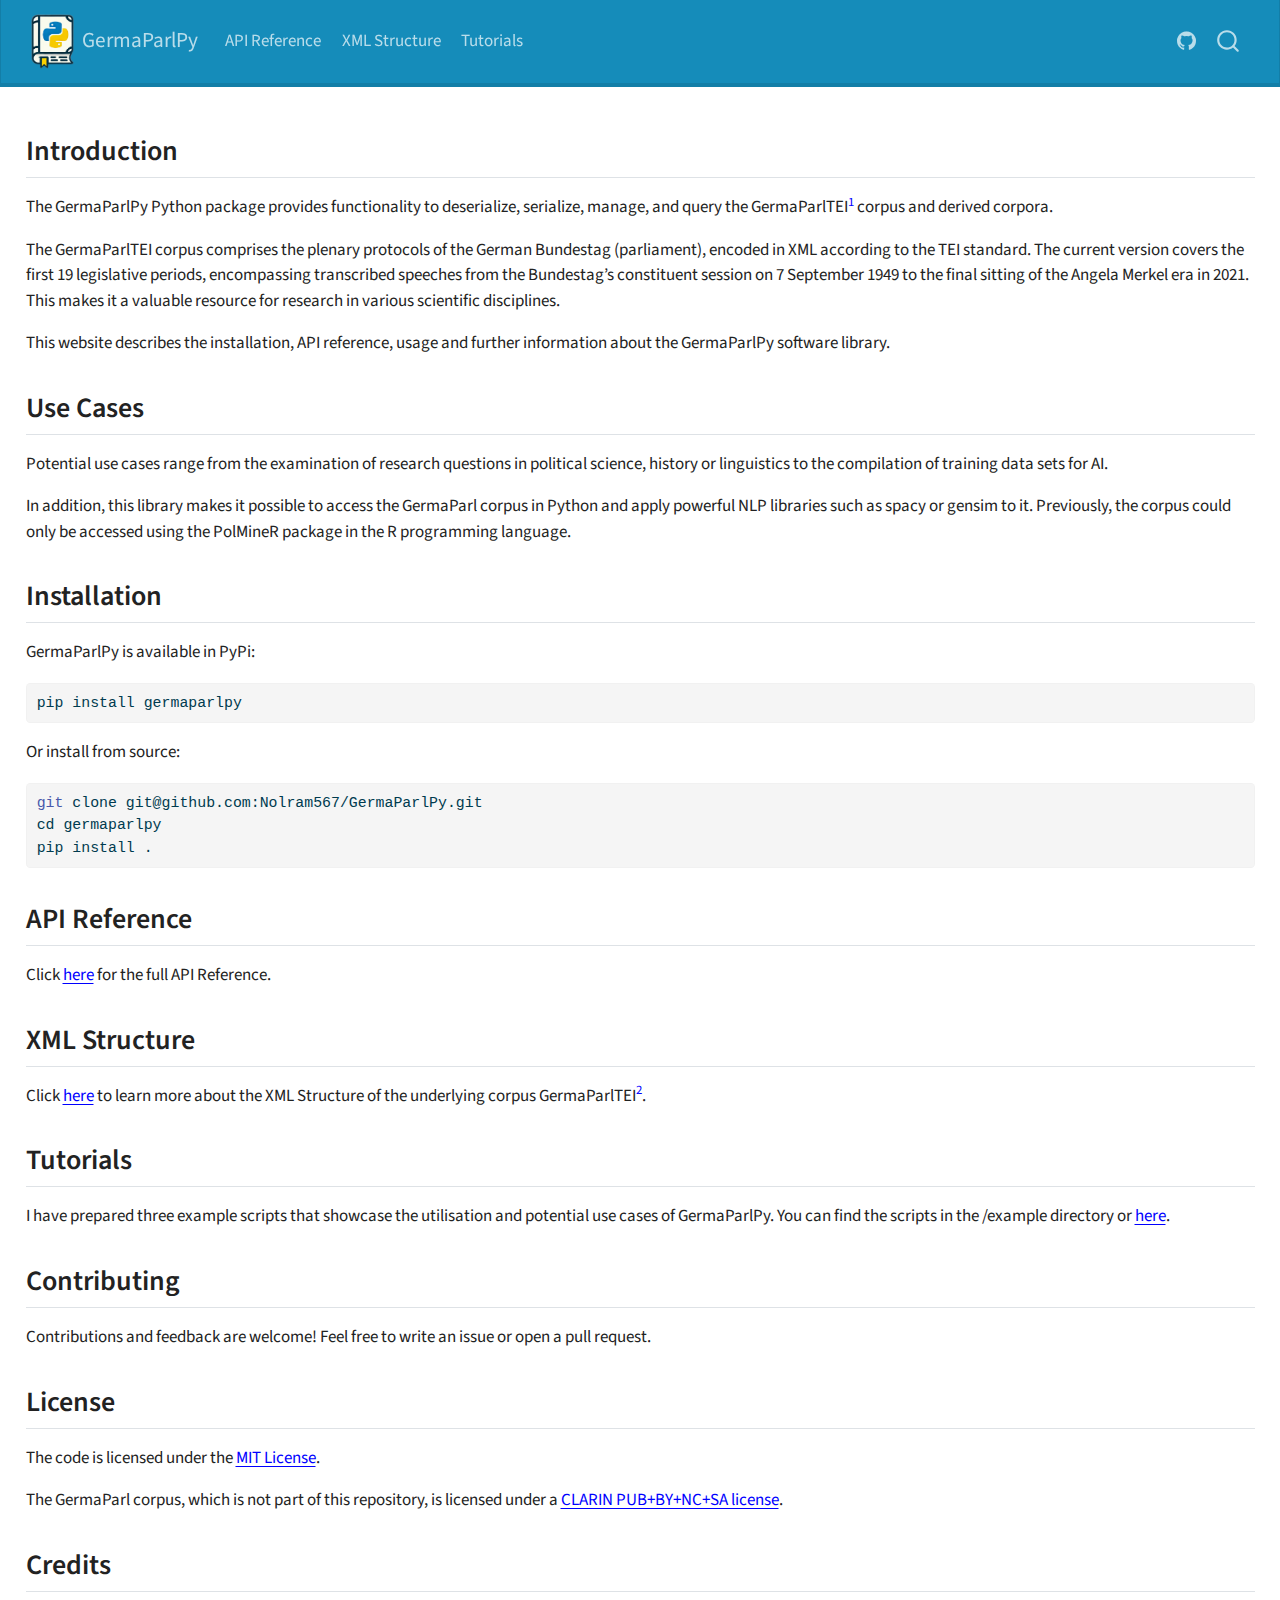
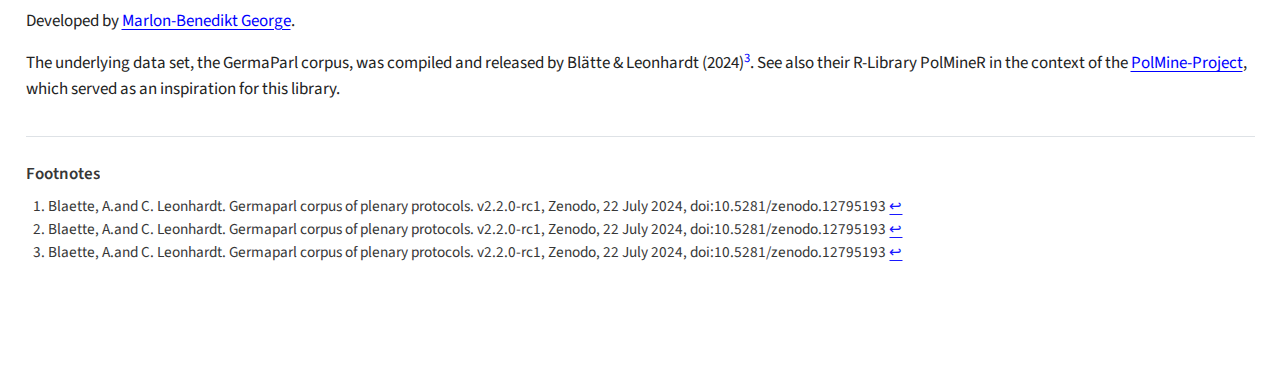
<file: docs/index.html>
<!DOCTYPE html>
<html xmlns="http://www.w3.org/1999/xhtml" lang="en" xml:lang="en"><head>

<meta charset="utf-8">
<meta name="generator" content="quarto-1.7.6">

<meta name="viewport" content="width=device-width, initial-scale=1.0, user-scalable=yes">


<title>GermaParlPy</title>
<style>
code{white-space: pre-wrap;}
span.smallcaps{font-variant: small-caps;}
div.columns{display: flex; gap: min(4vw, 1.5em);}
div.column{flex: auto; overflow-x: auto;}
div.hanging-indent{margin-left: 1.5em; text-indent: -1.5em;}
ul.task-list{list-style: none;}
ul.task-list li input[type="checkbox"] {
  width: 0.8em;
  margin: 0 0.8em 0.2em -1em; /* quarto-specific, see https://github.com/quarto-dev/quarto-cli/issues/4556 */ 
  vertical-align: middle;
}
/* CSS for syntax highlighting */
pre > code.sourceCode { white-space: pre; position: relative; }
pre > code.sourceCode > span { line-height: 1.25; }
pre > code.sourceCode > span:empty { height: 1.2em; }
.sourceCode { overflow: visible; }
code.sourceCode > span { color: inherit; text-decoration: inherit; }
div.sourceCode { margin: 1em 0; }
pre.sourceCode { margin: 0; }
@media screen {
div.sourceCode { overflow: auto; }
}
@media print {
pre > code.sourceCode { white-space: pre-wrap; }
pre > code.sourceCode > span { display: inline-block; text-indent: -5em; padding-left: 5em; }
}
pre.numberSource code
  { counter-reset: source-line 0; }
pre.numberSource code > span
  { position: relative; left: -4em; counter-increment: source-line; }
pre.numberSource code > span > a:first-child::before
  { content: counter(source-line);
    position: relative; left: -1em; text-align: right; vertical-align: baseline;
    border: none; display: inline-block;
    -webkit-touch-callout: none; -webkit-user-select: none;
    -khtml-user-select: none; -moz-user-select: none;
    -ms-user-select: none; user-select: none;
    padding: 0 4px; width: 4em;
  }
pre.numberSource { margin-left: 3em;  padding-left: 4px; }
div.sourceCode
  {   }
@media screen {
pre > code.sourceCode > span > a:first-child::before { text-decoration: underline; }
}
</style>


<script src="site_libs/quarto-nav/quarto-nav.js"></script>
<script src="site_libs/quarto-nav/headroom.min.js"></script>
<script src="site_libs/clipboard/clipboard.min.js"></script>
<script src="site_libs/quarto-search/autocomplete.umd.js"></script>
<script src="site_libs/quarto-search/fuse.min.js"></script>
<script src="site_libs/quarto-search/quarto-search.js"></script>
<meta name="quarto:offset" content="./">
<link href="./assets/img/library_icon.jpeg" rel="icon" type="image/jpeg">
<script src="site_libs/quarto-html/quarto.js"></script>
<script src="site_libs/quarto-html/popper.min.js"></script>
<script src="site_libs/quarto-html/tippy.umd.min.js"></script>
<script src="site_libs/quarto-html/anchor.min.js"></script>
<link href="site_libs/quarto-html/tippy.css" rel="stylesheet">
<link href="site_libs/quarto-html/quarto-syntax-highlighting-6c21014d9765ba549c6ebad95917e4d7.css" rel="stylesheet" id="quarto-text-highlighting-styles">
<script src="site_libs/bootstrap/bootstrap.min.js"></script>
<link href="site_libs/bootstrap/bootstrap-icons.css" rel="stylesheet">
<link href="site_libs/bootstrap/bootstrap-0abe64e7cba5ef34d840d0dc4a472a37.min.css" rel="stylesheet" append-hash="true" id="quarto-bootstrap" data-mode="light">
<script id="quarto-search-options" type="application/json">{
  "location": "navbar",
  "copy-button": false,
  "collapse-after": 3,
  "panel-placement": "end",
  "type": "overlay",
  "limit": 50,
  "keyboard-shortcut": [
    "f",
    "/",
    "s"
  ],
  "show-item-context": false,
  "language": {
    "search-no-results-text": "No results",
    "search-matching-documents-text": "matching documents",
    "search-copy-link-title": "Copy link to search",
    "search-hide-matches-text": "Hide additional matches",
    "search-more-match-text": "more match in this document",
    "search-more-matches-text": "more matches in this document",
    "search-clear-button-title": "Clear",
    "search-text-placeholder": "",
    "search-detached-cancel-button-title": "Cancel",
    "search-submit-button-title": "Submit",
    "search-label": "Search"
  }
}</script>


<link rel="stylesheet" href="assets/css/styles.css">
</head>

<body class="nav-fixed">

<div id="quarto-search-results"></div>
  <header id="quarto-header" class="headroom fixed-top">
    <nav class="navbar navbar-expand-lg " data-bs-theme="dark">
      <div class="navbar-container container-fluid">
      <div class="navbar-brand-container mx-auto">
    <a href="./index.html" class="navbar-brand navbar-brand-logo">
    <img src="./assets/img/library_icon.png" alt="" class="navbar-logo">
    </a>
    <a class="navbar-brand" href="./index.html">
    <span class="navbar-title">GermaParlPy</span>
    </a>
  </div>
            <div id="quarto-search" class="" title="Search"></div>
          <button class="navbar-toggler" type="button" data-bs-toggle="collapse" data-bs-target="#navbarCollapse" aria-controls="navbarCollapse" role="menu" aria-expanded="false" aria-label="Toggle navigation" onclick="if (window.quartoToggleHeadroom) { window.quartoToggleHeadroom(); }">
  <span class="navbar-toggler-icon"></span>
</button>
          <div class="collapse navbar-collapse" id="navbarCollapse">
            <ul class="navbar-nav navbar-nav-scroll me-auto">
  <li class="nav-item">
    <a class="nav-link" href="./documentation.html"> 
<span class="menu-text">API Reference</span></a>
  </li>  
  <li class="nav-item">
    <a class="nav-link" href="./xml-structure.html"> 
<span class="menu-text">XML Structure</span></a>
  </li>  
  <li class="nav-item">
    <a class="nav-link" href="./tutorials.html"> 
<span class="menu-text">Tutorials</span></a>
  </li>  
</ul>
            <ul class="navbar-nav navbar-nav-scroll ms-auto">
  <li class="nav-item compact">
    <a class="nav-link" href="https://github.com/Nolram567/GermaParlPy" target="_blank"> <i class="bi bi-github" role="img" aria-label="github">
</i> 
<span class="menu-text"></span></a>
  </li>  
</ul>
          </div> <!-- /navcollapse -->
            <div class="quarto-navbar-tools">
</div>
      </div> <!-- /container-fluid -->
    </nav>
</header>
<!-- content -->
<div id="quarto-content" class="quarto-container page-columns page-rows-contents page-layout-full page-navbar">
<!-- sidebar -->
<!-- margin-sidebar -->
    
<!-- main -->
<main class="content column-page" id="quarto-document-content"><header id="title-block-header" class="quarto-title-block"></header>




<section id="introduction" class="level2">
<h2 class="anchored" data-anchor-id="introduction">Introduction</h2>
<p>The GermaParlPy Python package provides functionality to deserialize, serialize, manage, and query the GermaParlTEI<a href="#fn1" class="footnote-ref" id="fnref1" role="doc-noteref"><sup>1</sup></a> corpus and derived corpora.</p>
<p>The GermaParlTEI corpus comprises the plenary protocols of the German Bundestag (parliament), encoded in XML according to the TEI standard. The current version covers the first 19 legislative periods, encompassing transcribed speeches from the Bundestag’s constituent session on 7 September 1949 to the final sitting of the Angela Merkel era in 2021. This makes it a valuable resource for research in various scientific disciplines.</p>
<p>This website describes the installation, API reference, usage and further information about the GermaParlPy software library.</p>
</section>
<section id="use-cases" class="level2">
<h2 class="anchored" data-anchor-id="use-cases">Use Cases</h2>
<p>Potential use cases range from the examination of research questions in political science, history or linguistics to the compilation of training data sets for AI.</p>
<p>In addition, this library makes it possible to access the GermaParl corpus in Python and apply powerful NLP libraries such as spacy or gensim to it. Previously, the corpus could only be accessed using the PolMineR package in the R programming language.</p>
</section>
<section id="installation" class="level2">
<h2 class="anchored" data-anchor-id="installation">Installation</h2>
<p>GermaParlPy is available in PyPi:</p>
<div class="sourceCode" id="cb1"><pre class="sourceCode sh code-with-copy"><code class="sourceCode bash"><span id="cb1-1"><a href="#cb1-1" aria-hidden="true" tabindex="-1"></a><span class="ex">pip</span> install germaparlpy</span></code><button title="Copy to Clipboard" class="code-copy-button"><i class="bi"></i></button></pre></div>
<p>Or install from source:</p>
<div class="sourceCode" id="cb2"><pre class="sourceCode sh code-with-copy"><code class="sourceCode bash"><span id="cb2-1"><a href="#cb2-1" aria-hidden="true" tabindex="-1"></a><span class="fu">git</span> clone git@github.com:Nolram567/GermaParlPy.git</span>
<span id="cb2-2"><a href="#cb2-2" aria-hidden="true" tabindex="-1"></a><span class="bu">cd</span> germaparlpy</span>
<span id="cb2-3"><a href="#cb2-3" aria-hidden="true" tabindex="-1"></a><span class="ex">pip</span> install .</span></code><button title="Copy to Clipboard" class="code-copy-button"><i class="bi"></i></button></pre></div>
</section>
<section id="api-reference" class="level2">
<h2 class="anchored" data-anchor-id="api-reference">API Reference</h2>
<p>Click <a href="https://nolram567.github.io/GermaParlPy/documentation.html">here</a> for the full API Reference.</p>
</section>
<section id="xml-structure" class="level2">
<h2 class="anchored" data-anchor-id="xml-structure">XML Structure</h2>
<p>Click <a href="https://nolram567.github.io/GermaParlPy/xml-structure.html">here</a> to learn more about the XML Structure of the underlying corpus GermaParlTEI<a href="#fn2" class="footnote-ref" id="fnref2" role="doc-noteref"><sup>2</sup></a>.</p>
</section>
<section id="tutorials" class="level2">
<h2 class="anchored" data-anchor-id="tutorials">Tutorials</h2>
<p>I have prepared three example scripts that showcase the utilisation and potential use cases of GermaParlPy. You can find the scripts in the /example directory or <a href="hhttps://nolram567.github.io/GermaParlPy/tutorials.html">here</a>.</p>
</section>
<section id="contributing" class="level2">
<h2 class="anchored" data-anchor-id="contributing">Contributing</h2>
<p>Contributions and feedback are welcome! Feel free to write an issue or open a pull request.</p>
</section>
<section id="license" class="level2">
<h2 class="anchored" data-anchor-id="license">License</h2>
<p>The code is licensed under the <a href="https://github.com/Nolram567/GermaParlPy/blob/master/LICENSE">MIT License</a>.</p>
<p>The GermaParl corpus, which is not part of this repository, is licensed under a <a href="https://www.clarin.eu/content/licenses-and-clarin-categories">CLARIN PUB+BY+NC+SA license</a>.</p>
</section>
<section id="credits" class="level2">
<h2 class="anchored" data-anchor-id="credits">Credits</h2>
<p>Developed by <a href="https://github.com/Nolram567">Marlon-Benedikt George</a>.</p>
<p>The underlying data set, the GermaParl corpus, was compiled and released by Blätte &amp; Leonhardt (2024)<a href="#fn3" class="footnote-ref" id="fnref3" role="doc-noteref"><sup>3</sup></a>. See also their R-Library PolMineR in the context of the <a href="https://polmine.github.io/">PolMine-Project</a>, which served as an inspiration for this library.</p>


</section>


<div id="quarto-appendix" class="default"><section id="footnotes" class="footnotes footnotes-end-of-document" role="doc-endnotes"><h2 class="anchored quarto-appendix-heading">Footnotes</h2>

<ol>
<li id="fn1"><p>Blaette, A.and C. Leonhardt. Germaparl corpus of plenary protocols. v2.2.0-rc1, Zenodo, 22 July 2024, doi:10.5281/zenodo.12795193<a href="#fnref1" class="footnote-back" role="doc-backlink">↩︎</a></p></li>
<li id="fn2"><p>Blaette, A.and C. Leonhardt. Germaparl corpus of plenary protocols. v2.2.0-rc1, Zenodo, 22 July 2024, doi:10.5281/zenodo.12795193<a href="#fnref2" class="footnote-back" role="doc-backlink">↩︎</a></p></li>
<li id="fn3"><p>Blaette, A.and C. Leonhardt. Germaparl corpus of plenary protocols. v2.2.0-rc1, Zenodo, 22 July 2024, doi:10.5281/zenodo.12795193<a href="#fnref3" class="footnote-back" role="doc-backlink">↩︎</a></p></li>
</ol>
</section></div></main> <!-- /main -->
<script id="quarto-html-after-body" type="application/javascript">
window.document.addEventListener("DOMContentLoaded", function (event) {
  const toggleBodyColorMode = (bsSheetEl) => {
    const mode = bsSheetEl.getAttribute("data-mode");
    const bodyEl = window.document.querySelector("body");
    if (mode === "dark") {
      bodyEl.classList.add("quarto-dark");
      bodyEl.classList.remove("quarto-light");
    } else {
      bodyEl.classList.add("quarto-light");
      bodyEl.classList.remove("quarto-dark");
    }
  }
  const toggleBodyColorPrimary = () => {
    const bsSheetEl = window.document.querySelector("link#quarto-bootstrap");
    if (bsSheetEl) {
      toggleBodyColorMode(bsSheetEl);
    }
  }
  toggleBodyColorPrimary();  
  const icon = "";
  const anchorJS = new window.AnchorJS();
  anchorJS.options = {
    placement: 'right',
    icon: icon
  };
  anchorJS.add('.anchored');
  const isCodeAnnotation = (el) => {
    for (const clz of el.classList) {
      if (clz.startsWith('code-annotation-')) {                     
        return true;
      }
    }
    return false;
  }
  const onCopySuccess = function(e) {
    // button target
    const button = e.trigger;
    // don't keep focus
    button.blur();
    // flash "checked"
    button.classList.add('code-copy-button-checked');
    var currentTitle = button.getAttribute("title");
    button.setAttribute("title", "Copied!");
    let tooltip;
    if (window.bootstrap) {
      button.setAttribute("data-bs-toggle", "tooltip");
      button.setAttribute("data-bs-placement", "left");
      button.setAttribute("data-bs-title", "Copied!");
      tooltip = new bootstrap.Tooltip(button, 
        { trigger: "manual", 
          customClass: "code-copy-button-tooltip",
          offset: [0, -8]});
      tooltip.show();    
    }
    setTimeout(function() {
      if (tooltip) {
        tooltip.hide();
        button.removeAttribute("data-bs-title");
        button.removeAttribute("data-bs-toggle");
        button.removeAttribute("data-bs-placement");
      }
      button.setAttribute("title", currentTitle);
      button.classList.remove('code-copy-button-checked');
    }, 1000);
    // clear code selection
    e.clearSelection();
  }
  const getTextToCopy = function(trigger) {
      const codeEl = trigger.previousElementSibling.cloneNode(true);
      for (const childEl of codeEl.children) {
        if (isCodeAnnotation(childEl)) {
          childEl.remove();
        }
      }
      return codeEl.innerText;
  }
  const clipboard = new window.ClipboardJS('.code-copy-button:not([data-in-quarto-modal])', {
    text: getTextToCopy
  });
  clipboard.on('success', onCopySuccess);
  if (window.document.getElementById('quarto-embedded-source-code-modal')) {
    const clipboardModal = new window.ClipboardJS('.code-copy-button[data-in-quarto-modal]', {
      text: getTextToCopy,
      container: window.document.getElementById('quarto-embedded-source-code-modal')
    });
    clipboardModal.on('success', onCopySuccess);
  }
    var localhostRegex = new RegExp(/^(?:http|https):\/\/localhost\:?[0-9]*\//);
    var mailtoRegex = new RegExp(/^mailto:/);
      var filterRegex = new RegExp('/' + window.location.host + '/');
    var isInternal = (href) => {
        return filterRegex.test(href) || localhostRegex.test(href) || mailtoRegex.test(href);
    }
    // Inspect non-navigation links and adorn them if external
 	var links = window.document.querySelectorAll('a[href]:not(.nav-link):not(.navbar-brand):not(.toc-action):not(.sidebar-link):not(.sidebar-item-toggle):not(.pagination-link):not(.no-external):not([aria-hidden]):not(.dropdown-item):not(.quarto-navigation-tool):not(.about-link)');
    for (var i=0; i<links.length; i++) {
      const link = links[i];
      if (!isInternal(link.href)) {
        // undo the damage that might have been done by quarto-nav.js in the case of
        // links that we want to consider external
        if (link.dataset.originalHref !== undefined) {
          link.href = link.dataset.originalHref;
        }
      }
    }
  function tippyHover(el, contentFn, onTriggerFn, onUntriggerFn) {
    const config = {
      allowHTML: true,
      maxWidth: 500,
      delay: 100,
      arrow: false,
      appendTo: function(el) {
          return el.parentElement;
      },
      interactive: true,
      interactiveBorder: 10,
      theme: 'quarto',
      placement: 'bottom-start',
    };
    if (contentFn) {
      config.content = contentFn;
    }
    if (onTriggerFn) {
      config.onTrigger = onTriggerFn;
    }
    if (onUntriggerFn) {
      config.onUntrigger = onUntriggerFn;
    }
    window.tippy(el, config); 
  }
  const noterefs = window.document.querySelectorAll('a[role="doc-noteref"]');
  for (var i=0; i<noterefs.length; i++) {
    const ref = noterefs[i];
    tippyHover(ref, function() {
      // use id or data attribute instead here
      let href = ref.getAttribute('data-footnote-href') || ref.getAttribute('href');
      try { href = new URL(href).hash; } catch {}
      const id = href.replace(/^#\/?/, "");
      const note = window.document.getElementById(id);
      if (note) {
        return note.innerHTML;
      } else {
        return "";
      }
    });
  }
  const xrefs = window.document.querySelectorAll('a.quarto-xref');
  const processXRef = (id, note) => {
    // Strip column container classes
    const stripColumnClz = (el) => {
      el.classList.remove("page-full", "page-columns");
      if (el.children) {
        for (const child of el.children) {
          stripColumnClz(child);
        }
      }
    }
    stripColumnClz(note)
    if (id === null || id.startsWith('sec-')) {
      // Special case sections, only their first couple elements
      const container = document.createElement("div");
      if (note.children && note.children.length > 2) {
        container.appendChild(note.children[0].cloneNode(true));
        for (let i = 1; i < note.children.length; i++) {
          const child = note.children[i];
          if (child.tagName === "P" && child.innerText === "") {
            continue;
          } else {
            container.appendChild(child.cloneNode(true));
            break;
          }
        }
        if (window.Quarto?.typesetMath) {
          window.Quarto.typesetMath(container);
        }
        return container.innerHTML
      } else {
        if (window.Quarto?.typesetMath) {
          window.Quarto.typesetMath(note);
        }
        return note.innerHTML;
      }
    } else {
      // Remove any anchor links if they are present
      const anchorLink = note.querySelector('a.anchorjs-link');
      if (anchorLink) {
        anchorLink.remove();
      }
      if (window.Quarto?.typesetMath) {
        window.Quarto.typesetMath(note);
      }
      if (note.classList.contains("callout")) {
        return note.outerHTML;
      } else {
        return note.innerHTML;
      }
    }
  }
  for (var i=0; i<xrefs.length; i++) {
    const xref = xrefs[i];
    tippyHover(xref, undefined, function(instance) {
      instance.disable();
      let url = xref.getAttribute('href');
      let hash = undefined; 
      if (url.startsWith('#')) {
        hash = url;
      } else {
        try { hash = new URL(url).hash; } catch {}
      }
      if (hash) {
        const id = hash.replace(/^#\/?/, "");
        const note = window.document.getElementById(id);
        if (note !== null) {
          try {
            const html = processXRef(id, note.cloneNode(true));
            instance.setContent(html);
          } finally {
            instance.enable();
            instance.show();
          }
        } else {
          // See if we can fetch this
          fetch(url.split('#')[0])
          .then(res => res.text())
          .then(html => {
            const parser = new DOMParser();
            const htmlDoc = parser.parseFromString(html, "text/html");
            const note = htmlDoc.getElementById(id);
            if (note !== null) {
              const html = processXRef(id, note);
              instance.setContent(html);
            } 
          }).finally(() => {
            instance.enable();
            instance.show();
          });
        }
      } else {
        // See if we can fetch a full url (with no hash to target)
        // This is a special case and we should probably do some content thinning / targeting
        fetch(url)
        .then(res => res.text())
        .then(html => {
          const parser = new DOMParser();
          const htmlDoc = parser.parseFromString(html, "text/html");
          const note = htmlDoc.querySelector('main.content');
          if (note !== null) {
            // This should only happen for chapter cross references
            // (since there is no id in the URL)
            // remove the first header
            if (note.children.length > 0 && note.children[0].tagName === "HEADER") {
              note.children[0].remove();
            }
            const html = processXRef(null, note);
            instance.setContent(html);
          } 
        }).finally(() => {
          instance.enable();
          instance.show();
        });
      }
    }, function(instance) {
    });
  }
      let selectedAnnoteEl;
      const selectorForAnnotation = ( cell, annotation) => {
        let cellAttr = 'data-code-cell="' + cell + '"';
        let lineAttr = 'data-code-annotation="' +  annotation + '"';
        const selector = 'span[' + cellAttr + '][' + lineAttr + ']';
        return selector;
      }
      const selectCodeLines = (annoteEl) => {
        const doc = window.document;
        const targetCell = annoteEl.getAttribute("data-target-cell");
        const targetAnnotation = annoteEl.getAttribute("data-target-annotation");
        const annoteSpan = window.document.querySelector(selectorForAnnotation(targetCell, targetAnnotation));
        const lines = annoteSpan.getAttribute("data-code-lines").split(",");
        const lineIds = lines.map((line) => {
          return targetCell + "-" + line;
        })
        let top = null;
        let height = null;
        let parent = null;
        if (lineIds.length > 0) {
            //compute the position of the single el (top and bottom and make a div)
            const el = window.document.getElementById(lineIds[0]);
            top = el.offsetTop;
            height = el.offsetHeight;
            parent = el.parentElement.parentElement;
          if (lineIds.length > 1) {
            const lastEl = window.document.getElementById(lineIds[lineIds.length - 1]);
            const bottom = lastEl.offsetTop + lastEl.offsetHeight;
            height = bottom - top;
          }
          if (top !== null && height !== null && parent !== null) {
            // cook up a div (if necessary) and position it 
            let div = window.document.getElementById("code-annotation-line-highlight");
            if (div === null) {
              div = window.document.createElement("div");
              div.setAttribute("id", "code-annotation-line-highlight");
              div.style.position = 'absolute';
              parent.appendChild(div);
            }
            div.style.top = top - 2 + "px";
            div.style.height = height + 4 + "px";
            div.style.left = 0;
            let gutterDiv = window.document.getElementById("code-annotation-line-highlight-gutter");
            if (gutterDiv === null) {
              gutterDiv = window.document.createElement("div");
              gutterDiv.setAttribute("id", "code-annotation-line-highlight-gutter");
              gutterDiv.style.position = 'absolute';
              const codeCell = window.document.getElementById(targetCell);
              const gutter = codeCell.querySelector('.code-annotation-gutter');
              gutter.appendChild(gutterDiv);
            }
            gutterDiv.style.top = top - 2 + "px";
            gutterDiv.style.height = height + 4 + "px";
          }
          selectedAnnoteEl = annoteEl;
        }
      };
      const unselectCodeLines = () => {
        const elementsIds = ["code-annotation-line-highlight", "code-annotation-line-highlight-gutter"];
        elementsIds.forEach((elId) => {
          const div = window.document.getElementById(elId);
          if (div) {
            div.remove();
          }
        });
        selectedAnnoteEl = undefined;
      };
        // Handle positioning of the toggle
    window.addEventListener(
      "resize",
      throttle(() => {
        elRect = undefined;
        if (selectedAnnoteEl) {
          selectCodeLines(selectedAnnoteEl);
        }
      }, 10)
    );
    function throttle(fn, ms) {
    let throttle = false;
    let timer;
      return (...args) => {
        if(!throttle) { // first call gets through
            fn.apply(this, args);
            throttle = true;
        } else { // all the others get throttled
            if(timer) clearTimeout(timer); // cancel #2
            timer = setTimeout(() => {
              fn.apply(this, args);
              timer = throttle = false;
            }, ms);
        }
      };
    }
      // Attach click handler to the DT
      const annoteDls = window.document.querySelectorAll('dt[data-target-cell]');
      for (const annoteDlNode of annoteDls) {
        annoteDlNode.addEventListener('click', (event) => {
          const clickedEl = event.target;
          if (clickedEl !== selectedAnnoteEl) {
            unselectCodeLines();
            const activeEl = window.document.querySelector('dt[data-target-cell].code-annotation-active');
            if (activeEl) {
              activeEl.classList.remove('code-annotation-active');
            }
            selectCodeLines(clickedEl);
            clickedEl.classList.add('code-annotation-active');
          } else {
            // Unselect the line
            unselectCodeLines();
            clickedEl.classList.remove('code-annotation-active');
          }
        });
      }
  const findCites = (el) => {
    const parentEl = el.parentElement;
    if (parentEl) {
      const cites = parentEl.dataset.cites;
      if (cites) {
        return {
          el,
          cites: cites.split(' ')
        };
      } else {
        return findCites(el.parentElement)
      }
    } else {
      return undefined;
    }
  };
  var bibliorefs = window.document.querySelectorAll('a[role="doc-biblioref"]');
  for (var i=0; i<bibliorefs.length; i++) {
    const ref = bibliorefs[i];
    const citeInfo = findCites(ref);
    if (citeInfo) {
      tippyHover(citeInfo.el, function() {
        var popup = window.document.createElement('div');
        citeInfo.cites.forEach(function(cite) {
          var citeDiv = window.document.createElement('div');
          citeDiv.classList.add('hanging-indent');
          citeDiv.classList.add('csl-entry');
          var biblioDiv = window.document.getElementById('ref-' + cite);
          if (biblioDiv) {
            citeDiv.innerHTML = biblioDiv.innerHTML;
          }
          popup.appendChild(citeDiv);
        });
        return popup.innerHTML;
      });
    }
  }
});
</script>
</div> <!-- /content -->




</body></html>
</file>
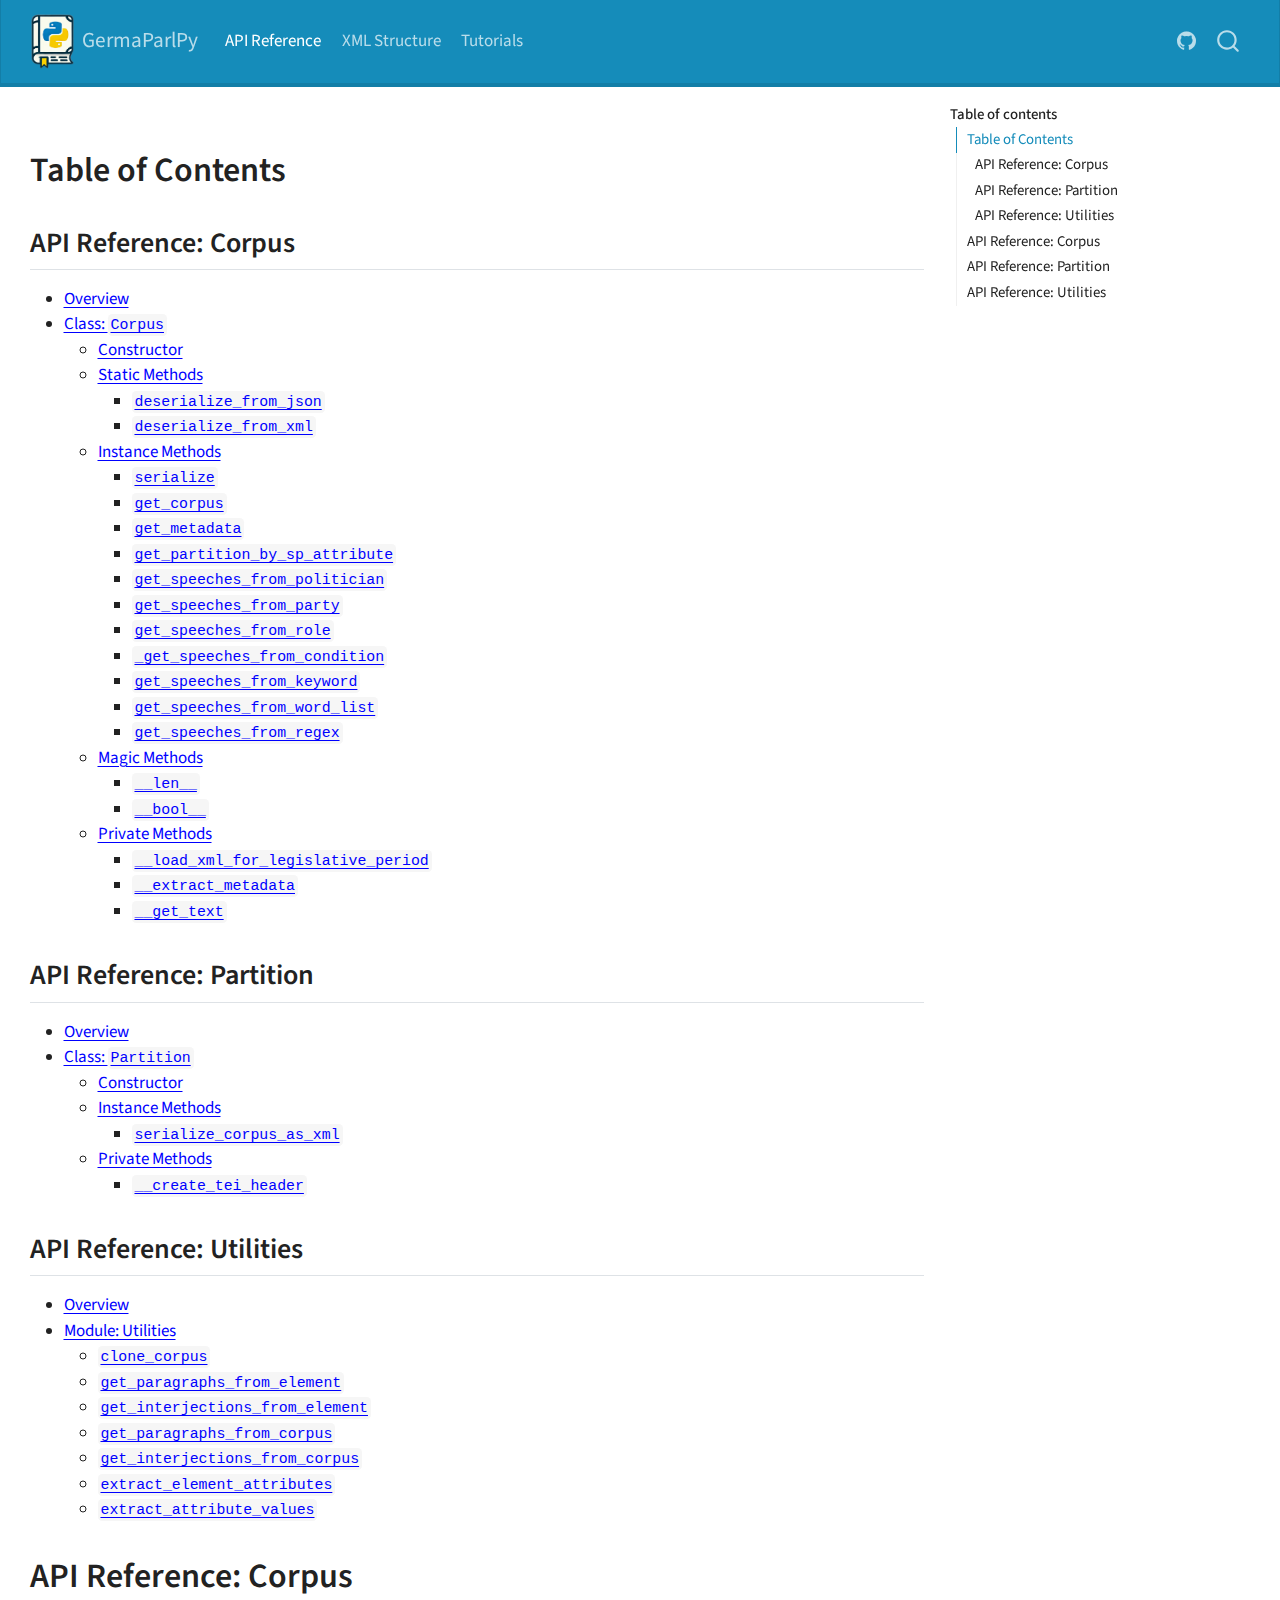
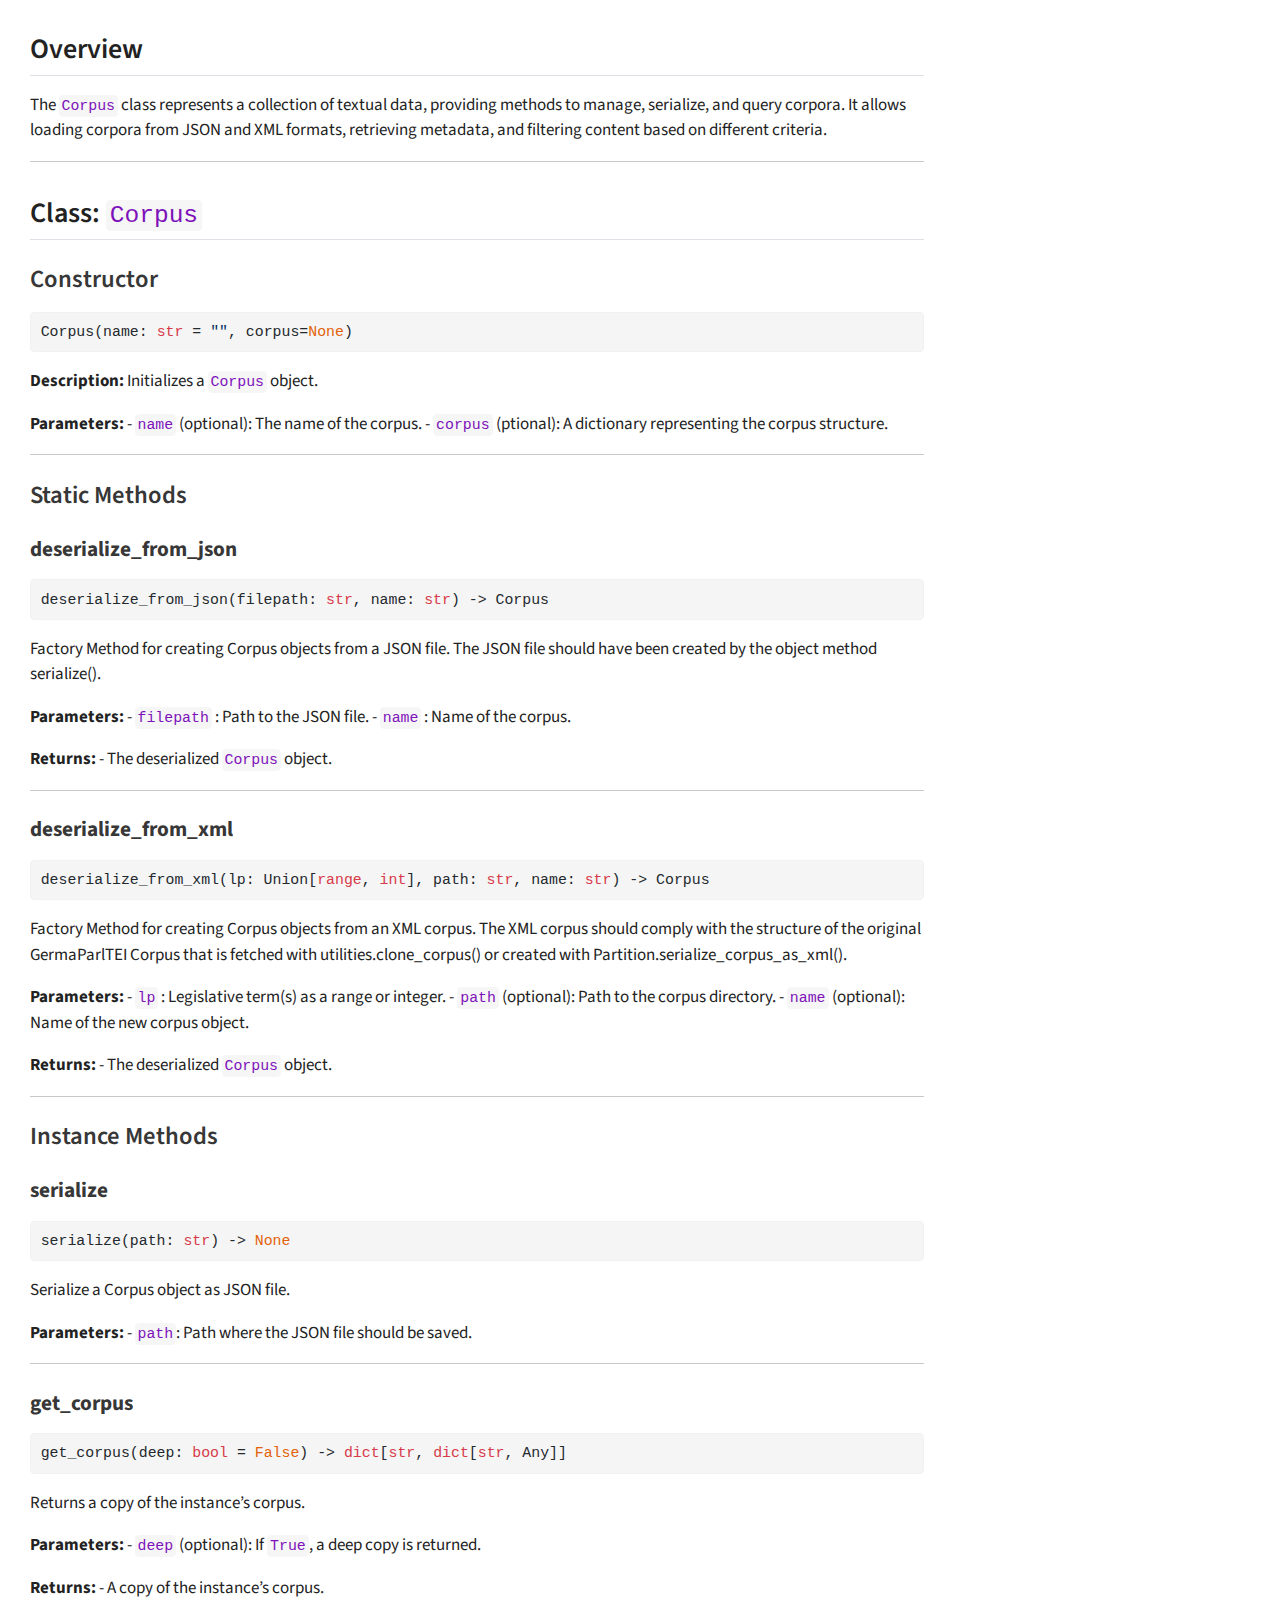
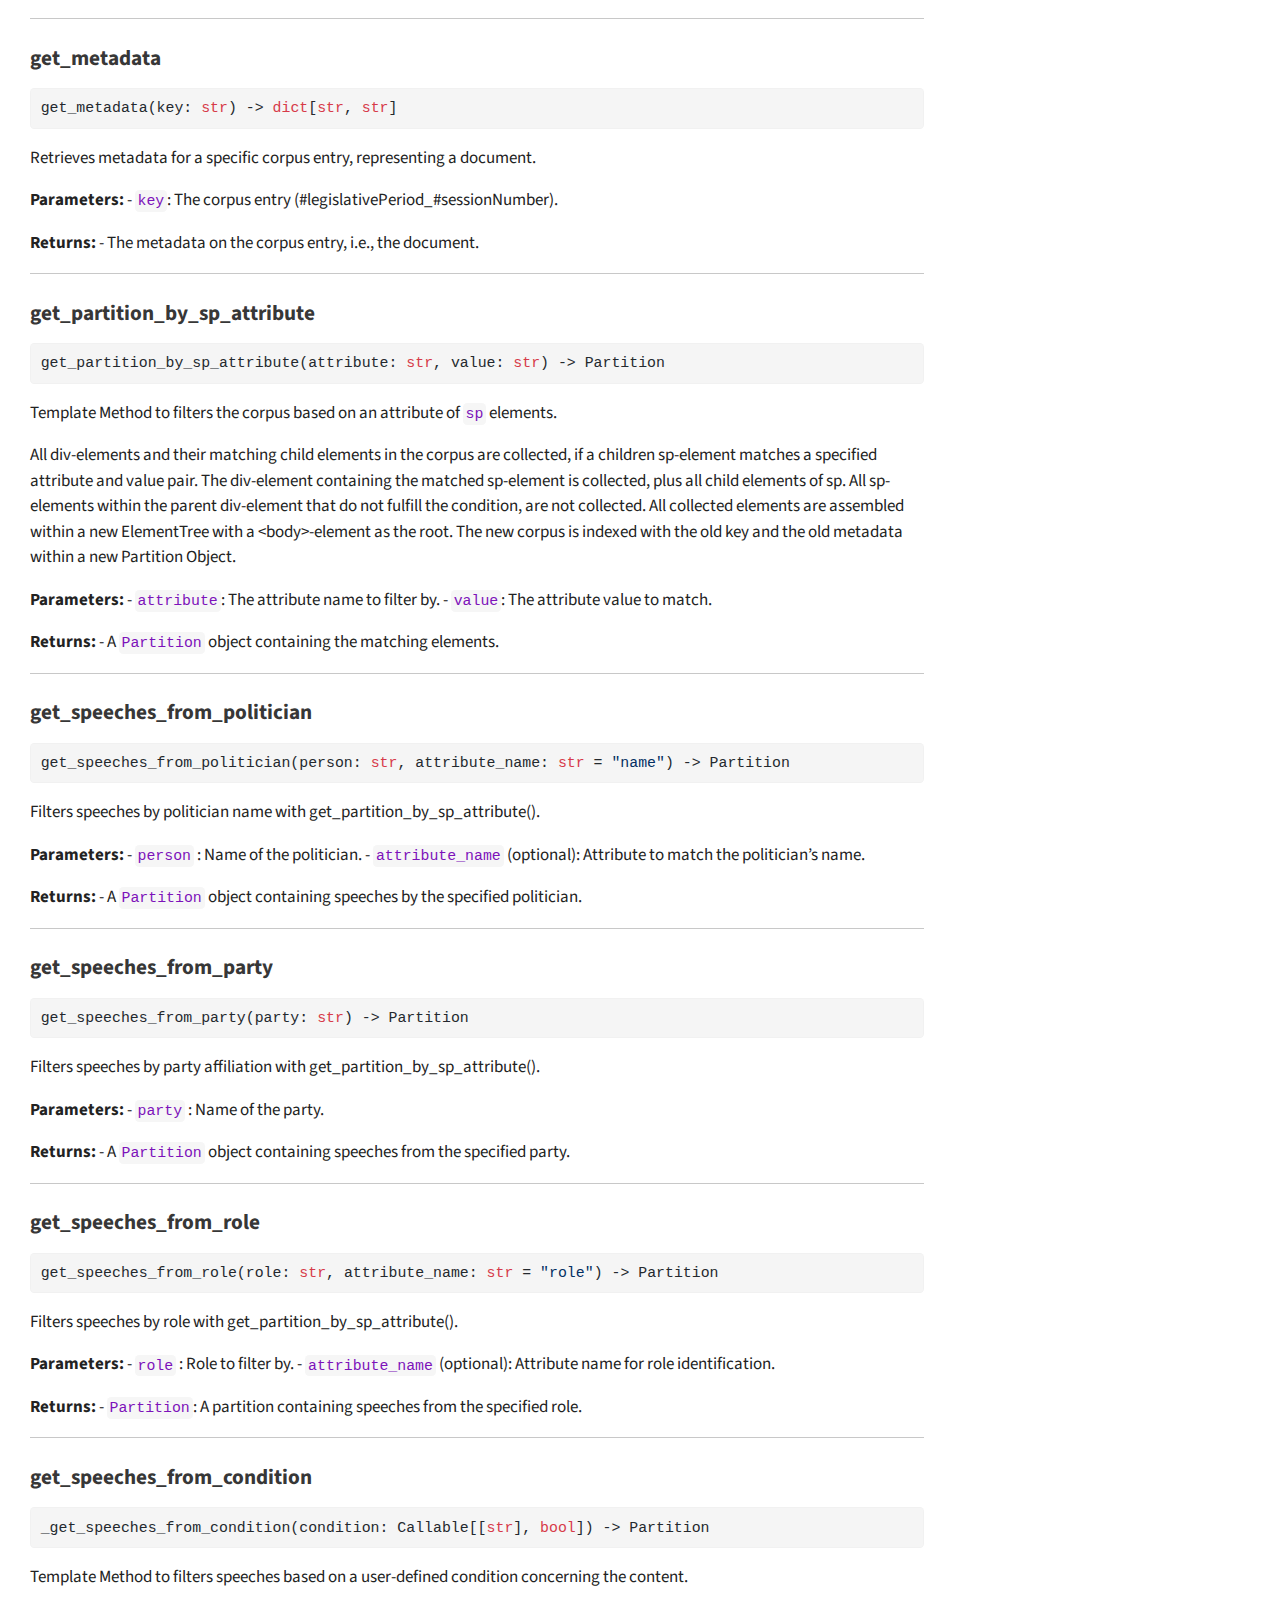
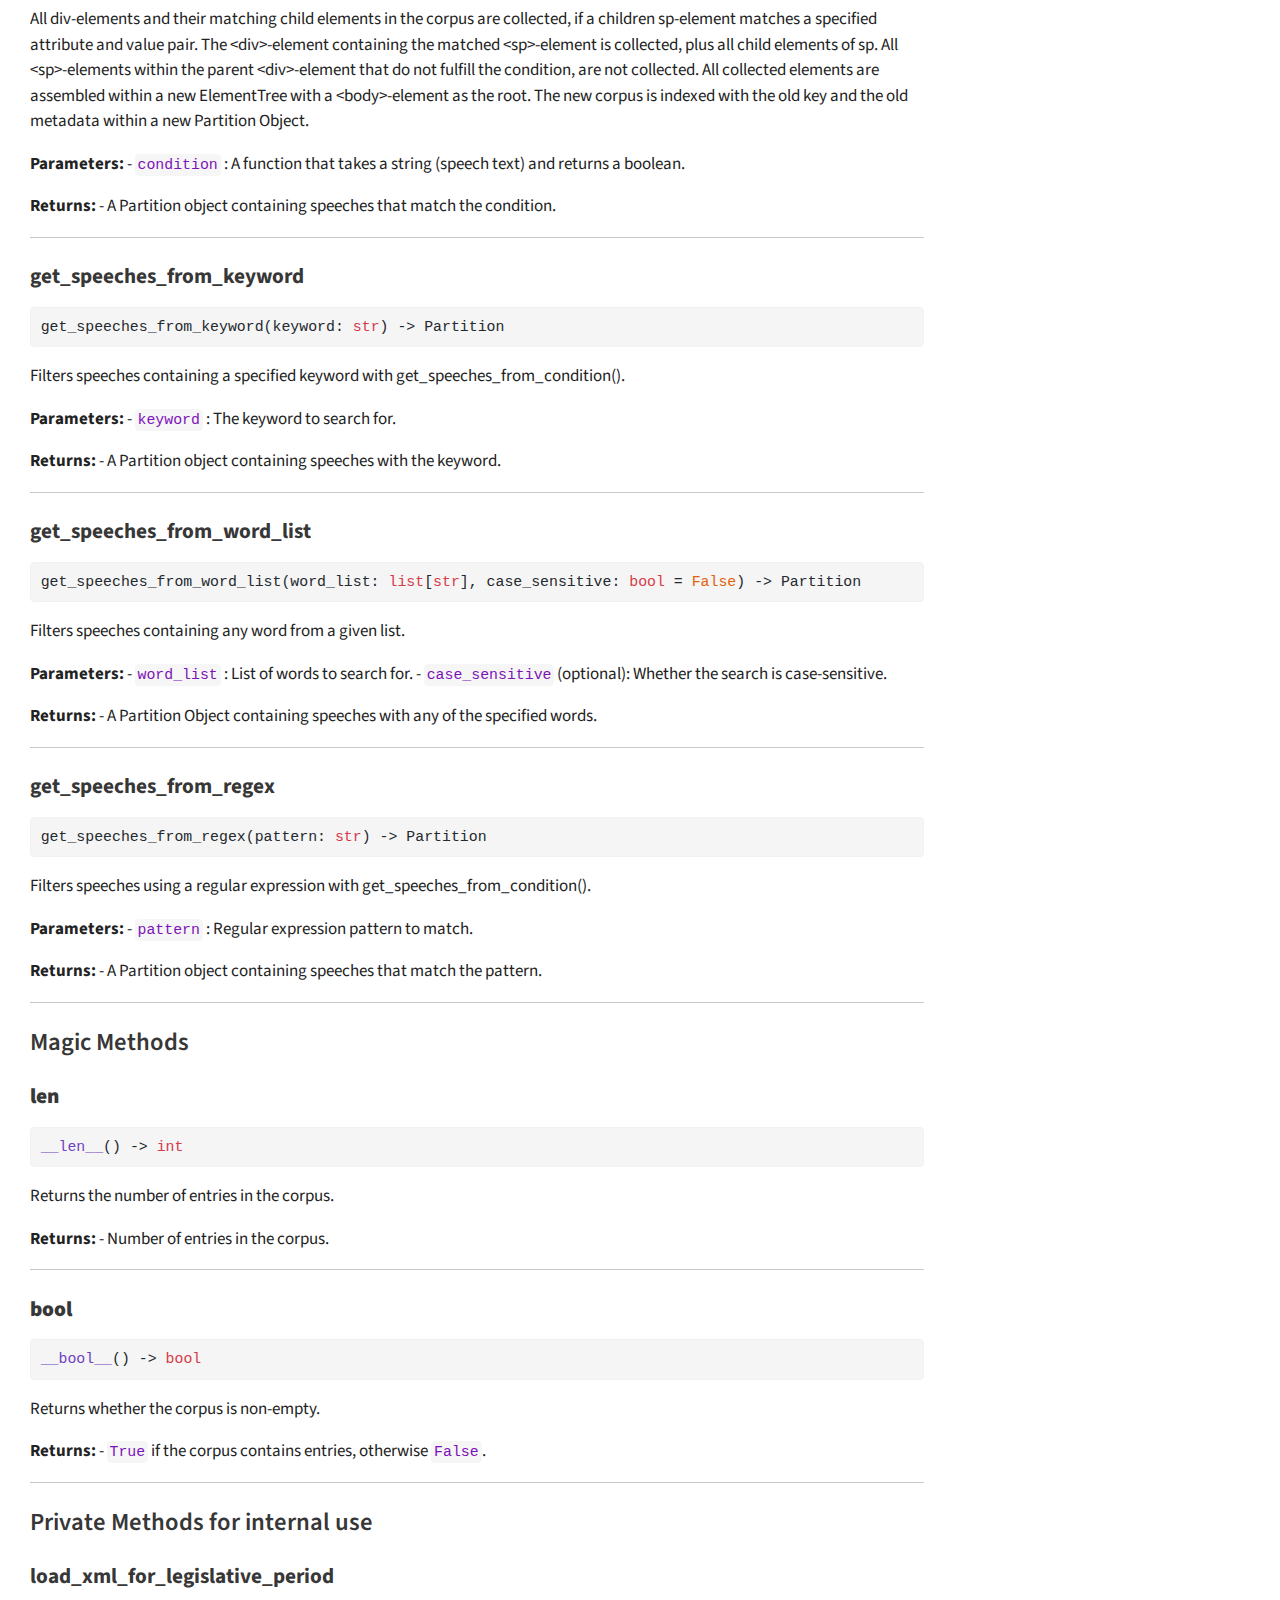
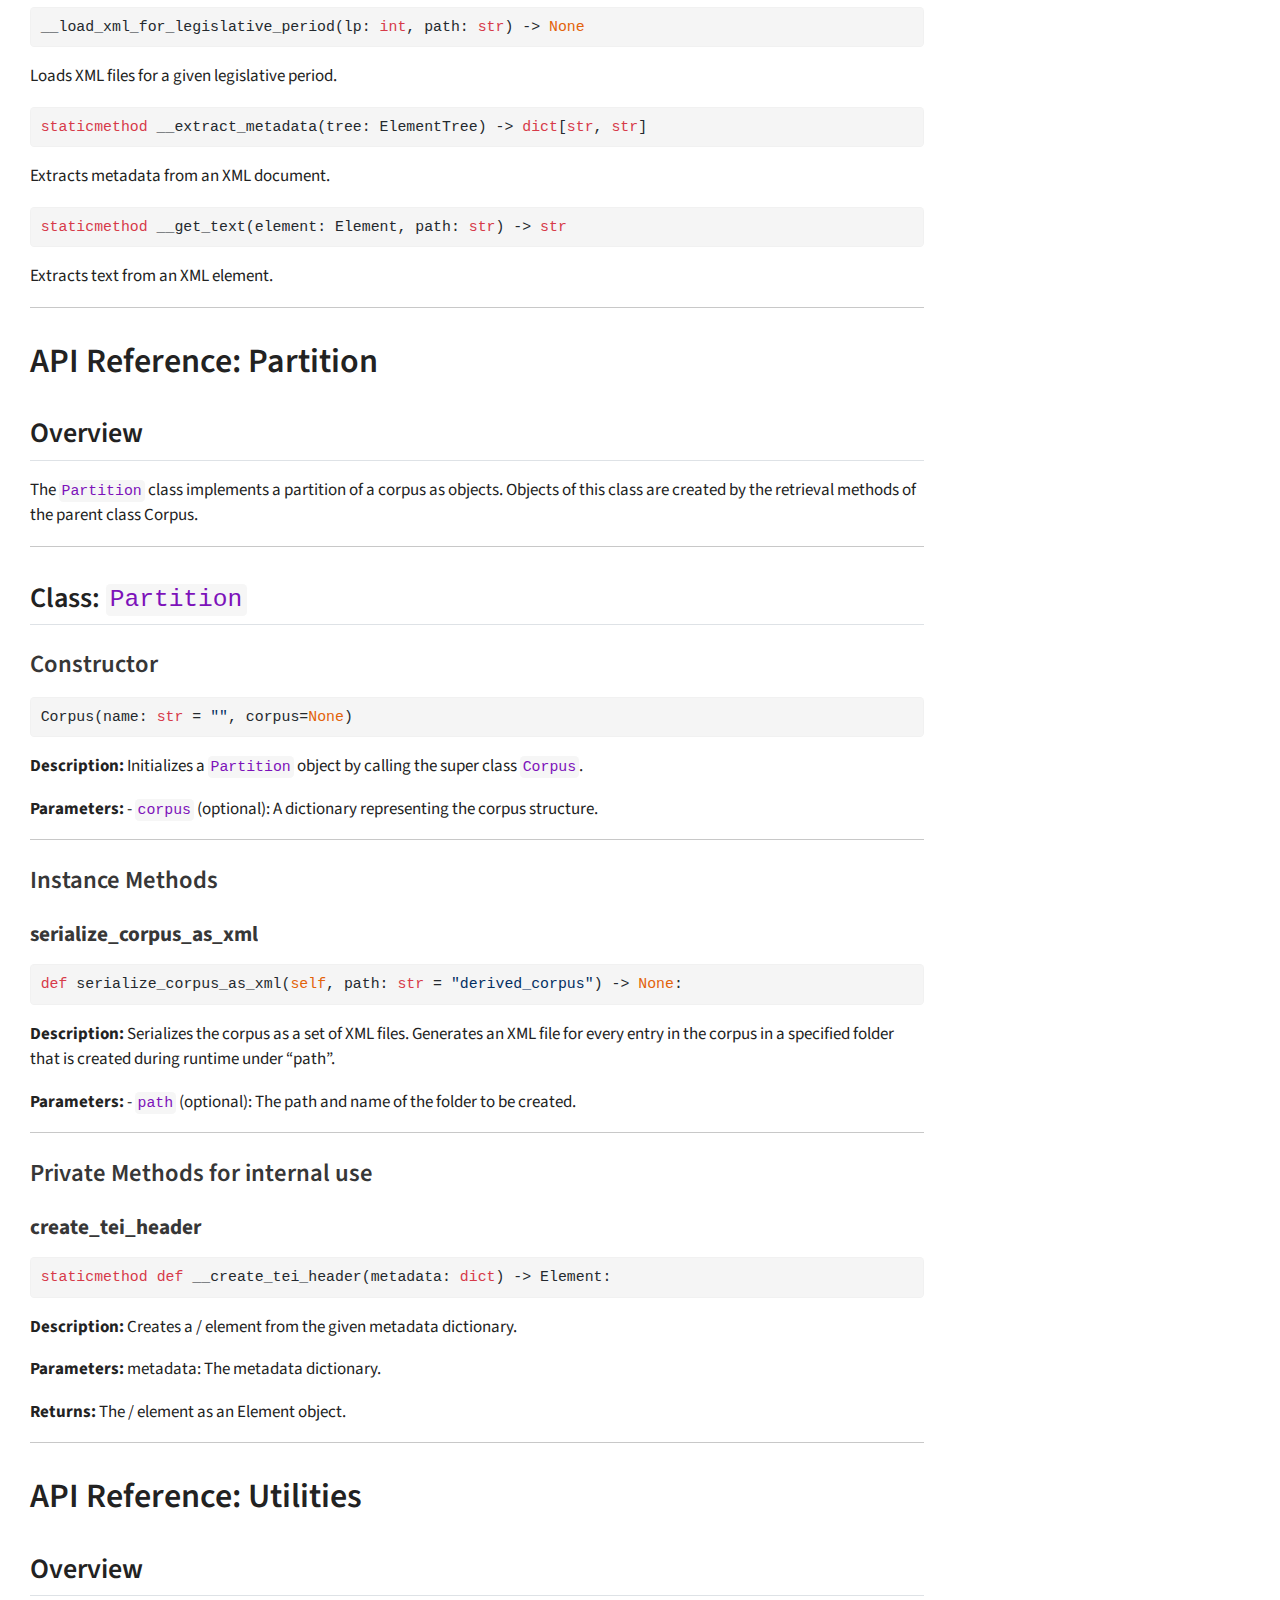
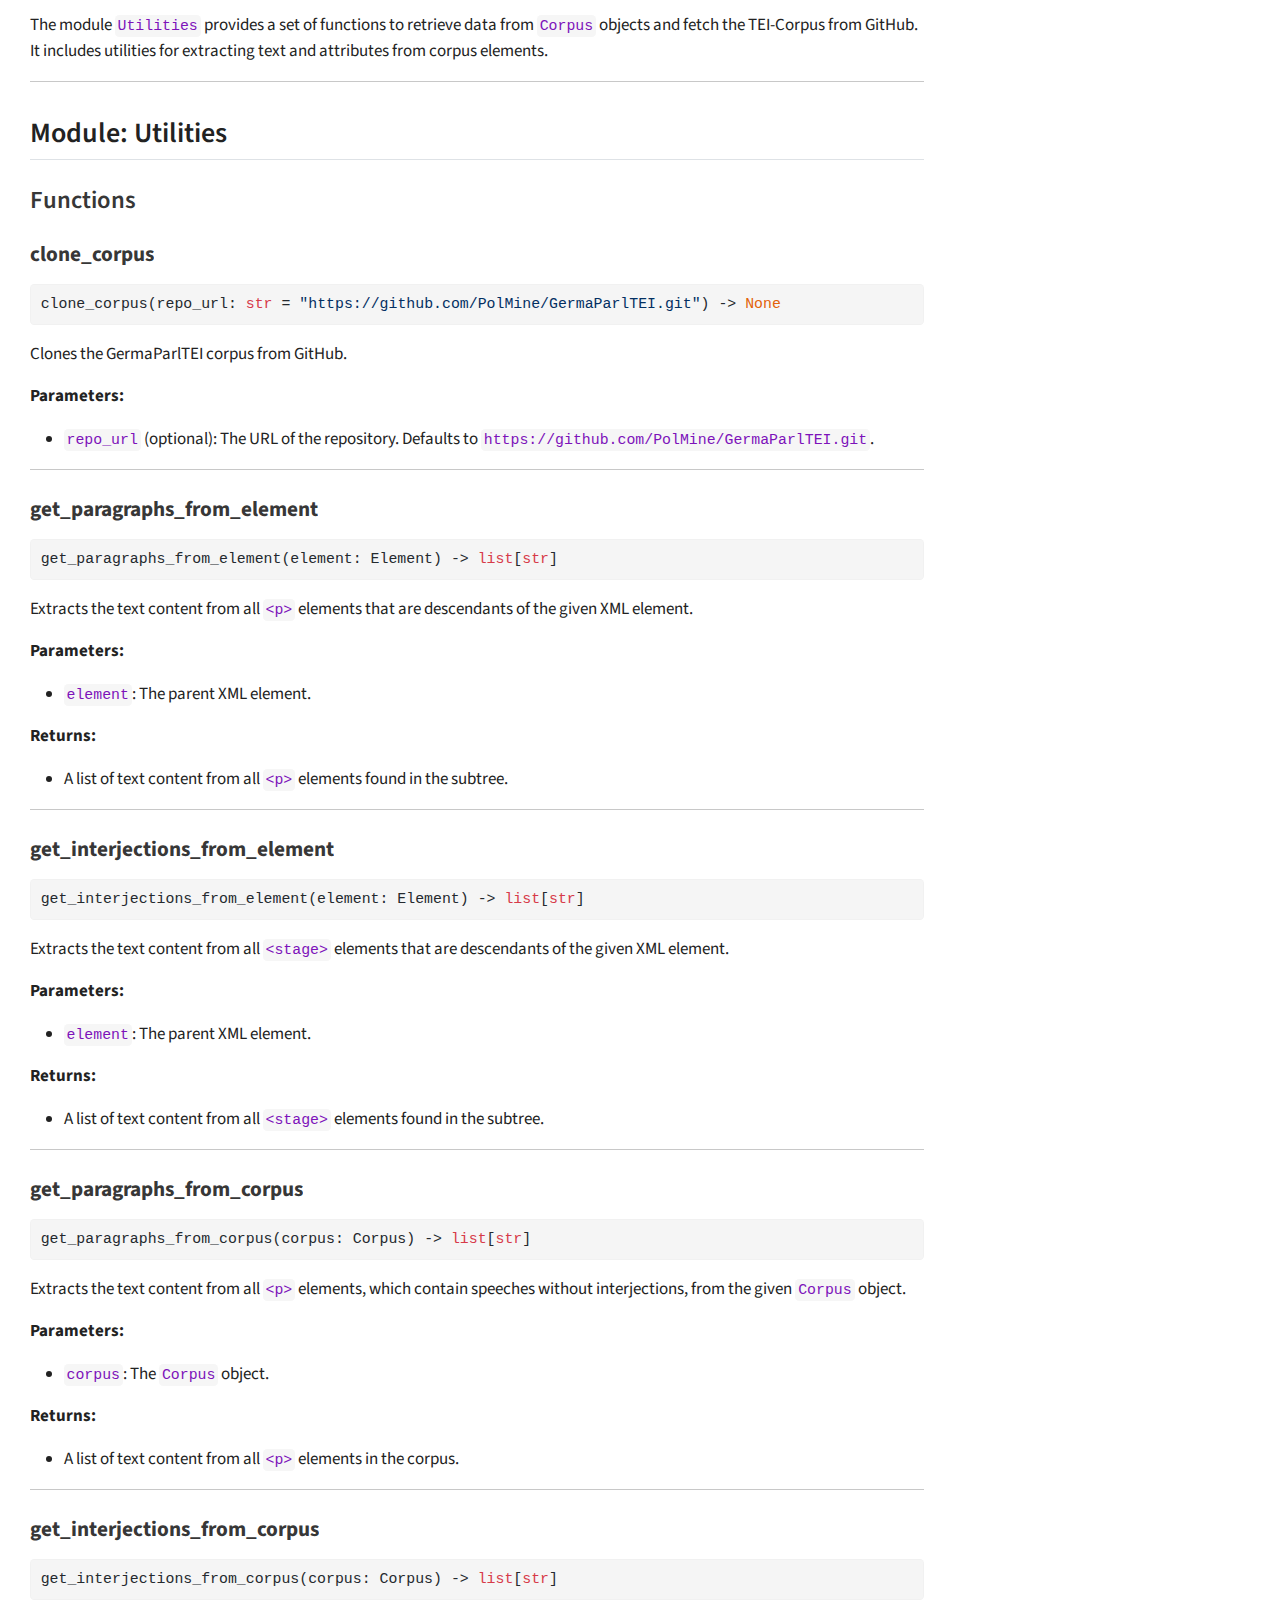
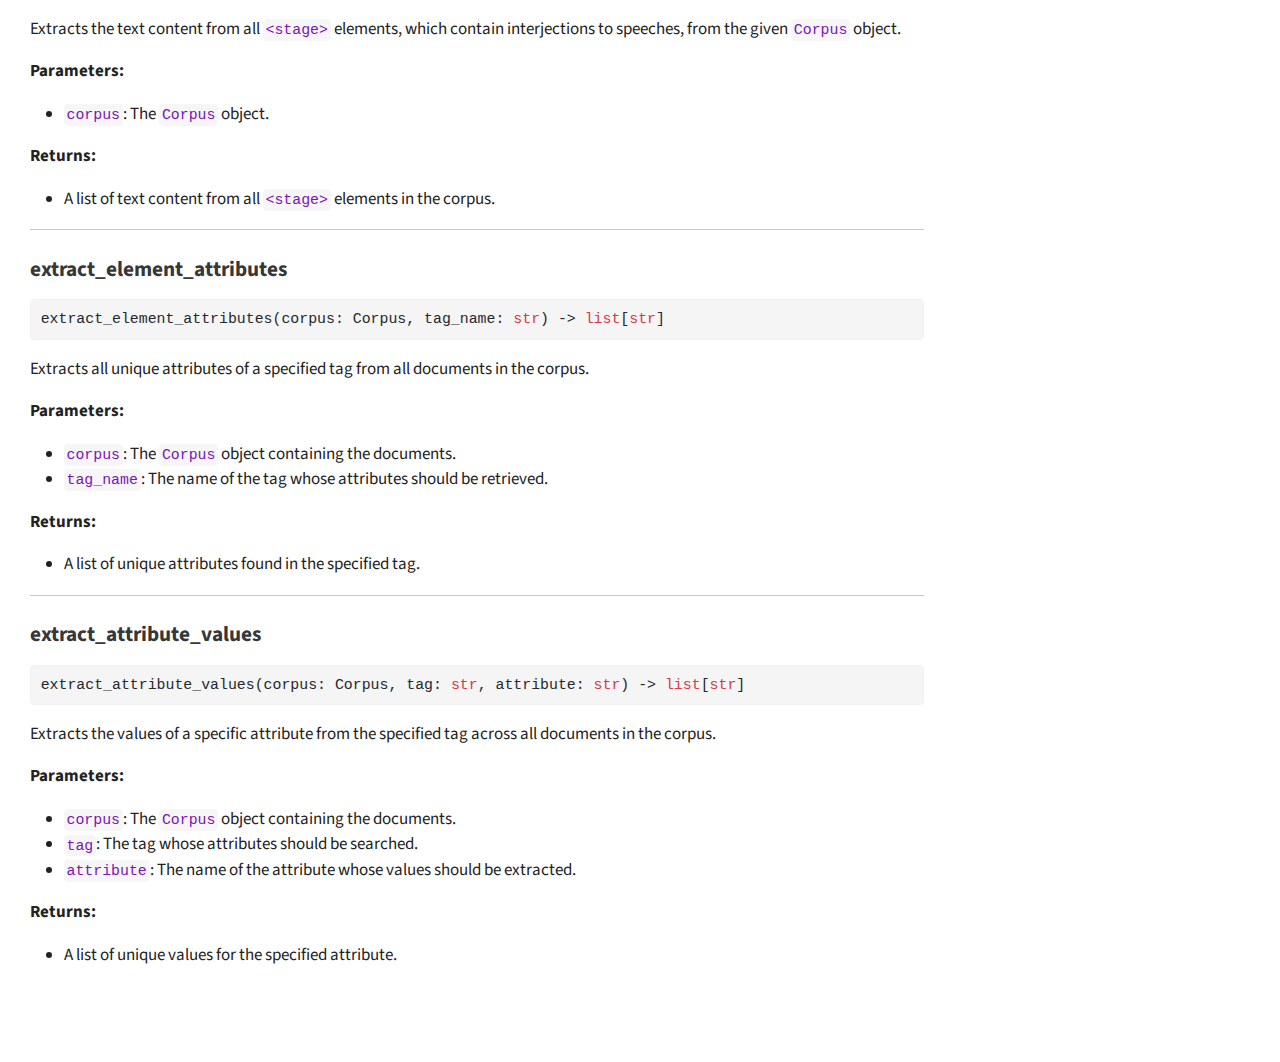
<file: docs/documentation.html>
<!DOCTYPE html>
<html xmlns="http://www.w3.org/1999/xhtml" lang="en" xml:lang="en"><head>

<meta charset="utf-8">
<meta name="generator" content="quarto-1.7.6">

<meta name="viewport" content="width=device-width, initial-scale=1.0, user-scalable=yes">


<title>documentation – GermaParlPy</title>
<style>
code{white-space: pre-wrap;}
span.smallcaps{font-variant: small-caps;}
div.columns{display: flex; gap: min(4vw, 1.5em);}
div.column{flex: auto; overflow-x: auto;}
div.hanging-indent{margin-left: 1.5em; text-indent: -1.5em;}
ul.task-list{list-style: none;}
ul.task-list li input[type="checkbox"] {
  width: 0.8em;
  margin: 0 0.8em 0.2em -1em; /* quarto-specific, see https://github.com/quarto-dev/quarto-cli/issues/4556 */ 
  vertical-align: middle;
}
/* CSS for syntax highlighting */
pre > code.sourceCode { white-space: pre; position: relative; }
pre > code.sourceCode > span { line-height: 1.25; }
pre > code.sourceCode > span:empty { height: 1.2em; }
.sourceCode { overflow: visible; }
code.sourceCode > span { color: inherit; text-decoration: inherit; }
div.sourceCode { margin: 1em 0; }
pre.sourceCode { margin: 0; }
@media screen {
div.sourceCode { overflow: auto; }
}
@media print {
pre > code.sourceCode { white-space: pre-wrap; }
pre > code.sourceCode > span { display: inline-block; text-indent: -5em; padding-left: 5em; }
}
pre.numberSource code
  { counter-reset: source-line 0; }
pre.numberSource code > span
  { position: relative; left: -4em; counter-increment: source-line; }
pre.numberSource code > span > a:first-child::before
  { content: counter(source-line);
    position: relative; left: -1em; text-align: right; vertical-align: baseline;
    border: none; display: inline-block;
    -webkit-touch-callout: none; -webkit-user-select: none;
    -khtml-user-select: none; -moz-user-select: none;
    -ms-user-select: none; user-select: none;
    padding: 0 4px; width: 4em;
  }
pre.numberSource { margin-left: 3em;  padding-left: 4px; }
div.sourceCode
  {   }
@media screen {
pre > code.sourceCode > span > a:first-child::before { text-decoration: underline; }
}
</style>


<script src="site_libs/quarto-nav/quarto-nav.js"></script>
<script src="site_libs/quarto-nav/headroom.min.js"></script>
<script src="site_libs/clipboard/clipboard.min.js"></script>
<script src="site_libs/quarto-search/autocomplete.umd.js"></script>
<script src="site_libs/quarto-search/fuse.min.js"></script>
<script src="site_libs/quarto-search/quarto-search.js"></script>
<meta name="quarto:offset" content="./">
<link href="./assets/img/library_icon.jpeg" rel="icon" type="image/jpeg">
<script src="site_libs/quarto-html/quarto.js"></script>
<script src="site_libs/quarto-html/popper.min.js"></script>
<script src="site_libs/quarto-html/tippy.umd.min.js"></script>
<script src="site_libs/quarto-html/anchor.min.js"></script>
<link href="site_libs/quarto-html/tippy.css" rel="stylesheet">
<link href="site_libs/quarto-html/quarto-syntax-highlighting-cbdc8531de267184934369d6f9b0bf58.css" rel="stylesheet" id="quarto-text-highlighting-styles">
<script src="site_libs/bootstrap/bootstrap.min.js"></script>
<link href="site_libs/bootstrap/bootstrap-icons.css" rel="stylesheet">
<link href="site_libs/bootstrap/bootstrap-e765ebf9661a5b53b9fb13e7d7ed9257.min.css" rel="stylesheet" append-hash="true" id="quarto-bootstrap" data-mode="light">
<script id="quarto-search-options" type="application/json">{
  "location": "navbar",
  "copy-button": false,
  "collapse-after": 3,
  "panel-placement": "end",
  "type": "overlay",
  "limit": 50,
  "keyboard-shortcut": [
    "f",
    "/",
    "s"
  ],
  "show-item-context": false,
  "language": {
    "search-no-results-text": "No results",
    "search-matching-documents-text": "matching documents",
    "search-copy-link-title": "Copy link to search",
    "search-hide-matches-text": "Hide additional matches",
    "search-more-match-text": "more match in this document",
    "search-more-matches-text": "more matches in this document",
    "search-clear-button-title": "Clear",
    "search-text-placeholder": "",
    "search-detached-cancel-button-title": "Cancel",
    "search-submit-button-title": "Submit",
    "search-label": "Search"
  }
}</script>


<link rel="stylesheet" href="assets/css/styles.css">
</head>

<body class="nav-fixed">

<div id="quarto-search-results"></div>
  <header id="quarto-header" class="headroom fixed-top">
    <nav class="navbar navbar-expand-lg " data-bs-theme="dark">
      <div class="navbar-container container-fluid">
      <div class="navbar-brand-container mx-auto">
    <a href="./index.html" class="navbar-brand navbar-brand-logo">
    <img src="./assets/img/library_icon.png" alt="" class="navbar-logo">
    </a>
    <a class="navbar-brand" href="./index.html">
    <span class="navbar-title">GermaParlPy</span>
    </a>
  </div>
            <div id="quarto-search" class="" title="Search"></div>
          <button class="navbar-toggler" type="button" data-bs-toggle="collapse" data-bs-target="#navbarCollapse" aria-controls="navbarCollapse" role="menu" aria-expanded="false" aria-label="Toggle navigation" onclick="if (window.quartoToggleHeadroom) { window.quartoToggleHeadroom(); }">
  <span class="navbar-toggler-icon"></span>
</button>
          <div class="collapse navbar-collapse" id="navbarCollapse">
            <ul class="navbar-nav navbar-nav-scroll me-auto">
  <li class="nav-item">
    <a class="nav-link active" href="./documentation.html" aria-current="page"> 
<span class="menu-text">API Reference</span></a>
  </li>  
  <li class="nav-item">
    <a class="nav-link" href="./xml-structure.html"> 
<span class="menu-text">XML Structure</span></a>
  </li>  
  <li class="nav-item">
    <a class="nav-link" href="./tutorials.html"> 
<span class="menu-text">Tutorials</span></a>
  </li>  
</ul>
            <ul class="navbar-nav navbar-nav-scroll ms-auto">
  <li class="nav-item compact">
    <a class="nav-link" href="https://github.com/Nolram567/GermaParlPy" target="_blank"> <i class="bi bi-github" role="img" aria-label="github">
</i> 
<span class="menu-text"></span></a>
  </li>  
</ul>
          </div> <!-- /navcollapse -->
            <div class="quarto-navbar-tools">
</div>
      </div> <!-- /container-fluid -->
    </nav>
</header>
<!-- content -->
<div id="quarto-content" class="quarto-container page-columns page-rows-contents page-layout-full page-navbar">
<!-- sidebar -->
<!-- margin-sidebar -->
    <div id="quarto-margin-sidebar" class="sidebar margin-sidebar">
        <nav id="TOC" role="doc-toc" class="toc-active">
    <h2 id="toc-title">Table of contents</h2>
   
  <ul>
  <li><a href="#table-of-contents" id="toc-table-of-contents" class="nav-link active" data-scroll-target="#table-of-contents">Table of Contents</a>
  <ul>
  <li><a href="#api-reference-corpus" id="toc-api-reference-corpus" class="nav-link" data-scroll-target="#api-reference-corpus">API Reference: Corpus</a></li>
  <li><a href="#api-reference-partition" id="toc-api-reference-partition" class="nav-link" data-scroll-target="#api-reference-partition">API Reference: Partition</a></li>
  <li><a href="#api-reference-utilities" id="toc-api-reference-utilities" class="nav-link" data-scroll-target="#api-reference-utilities">API Reference: Utilities</a></li>
  </ul></li>
  <li><a href="#api-reference-corpus-1" id="toc-api-reference-corpus-1" class="nav-link" data-scroll-target="#api-reference-corpus-1">API Reference: Corpus</a>
  <ul>
  <li><a href="#overview" id="toc-overview" class="nav-link" data-scroll-target="#overview">Overview</a></li>
  <li><a href="#class-corpus" id="toc-class-corpus" class="nav-link" data-scroll-target="#class-corpus">Class: <code>Corpus</code></a>
  <ul class="collapse">
  <li><a href="#constructor" id="toc-constructor" class="nav-link" data-scroll-target="#constructor">Constructor</a></li>
  <li><a href="#static-methods" id="toc-static-methods" class="nav-link" data-scroll-target="#static-methods">Static Methods</a>
  <ul class="collapse">
  <li><a href="#deserialize_from_json" id="toc-deserialize_from_json" class="nav-link" data-scroll-target="#deserialize_from_json"><strong>deserialize_from_json</strong></a></li>
  <li><a href="#deserialize_from_xml" id="toc-deserialize_from_xml" class="nav-link" data-scroll-target="#deserialize_from_xml"><strong>deserialize_from_xml</strong></a></li>
  </ul></li>
  <li><a href="#instance-methods" id="toc-instance-methods" class="nav-link" data-scroll-target="#instance-methods">Instance Methods</a>
  <ul class="collapse">
  <li><a href="#serialize" id="toc-serialize" class="nav-link" data-scroll-target="#serialize"><strong>serialize</strong></a></li>
  <li><a href="#get_corpus" id="toc-get_corpus" class="nav-link" data-scroll-target="#get_corpus"><strong>get_corpus</strong></a></li>
  <li><a href="#get_metadata" id="toc-get_metadata" class="nav-link" data-scroll-target="#get_metadata"><strong>get_metadata</strong></a></li>
  <li><a href="#get_partition_by_sp_attribute" id="toc-get_partition_by_sp_attribute" class="nav-link" data-scroll-target="#get_partition_by_sp_attribute"><strong>get_partition_by_sp_attribute</strong></a></li>
  <li><a href="#get_speeches_from_politician" id="toc-get_speeches_from_politician" class="nav-link" data-scroll-target="#get_speeches_from_politician"><strong>get_speeches_from_politician</strong></a></li>
  <li><a href="#get_speeches_from_party" id="toc-get_speeches_from_party" class="nav-link" data-scroll-target="#get_speeches_from_party"><strong>get_speeches_from_party</strong></a></li>
  <li><a href="#get_speeches_from_role" id="toc-get_speeches_from_role" class="nav-link" data-scroll-target="#get_speeches_from_role"><strong>get_speeches_from_role</strong></a></li>
  <li><a href="#get_speeches_from_condition" id="toc-get_speeches_from_condition" class="nav-link" data-scroll-target="#get_speeches_from_condition"><strong>get_speeches_from_condition</strong></a></li>
  <li><a href="#get_speeches_from_keyword" id="toc-get_speeches_from_keyword" class="nav-link" data-scroll-target="#get_speeches_from_keyword"><strong>get_speeches_from_keyword</strong></a></li>
  <li><a href="#get_speeches_from_word_list" id="toc-get_speeches_from_word_list" class="nav-link" data-scroll-target="#get_speeches_from_word_list"><strong>get_speeches_from_word_list</strong></a></li>
  <li><a href="#get_speeches_from_regex" id="toc-get_speeches_from_regex" class="nav-link" data-scroll-target="#get_speeches_from_regex"><strong>get_speeches_from_regex</strong></a></li>
  </ul></li>
  <li><a href="#magic-methods" id="toc-magic-methods" class="nav-link" data-scroll-target="#magic-methods">Magic Methods</a>
  <ul class="collapse">
  <li><a href="#len" id="toc-len" class="nav-link" data-scroll-target="#len"><strong><strong>len</strong></strong></a></li>
  <li><a href="#bool" id="toc-bool" class="nav-link" data-scroll-target="#bool"><strong><strong>bool</strong></strong></a></li>
  </ul></li>
  <li><a href="#private-methods-for-internal-use" id="toc-private-methods-for-internal-use" class="nav-link" data-scroll-target="#private-methods-for-internal-use">Private Methods for internal use</a>
  <ul class="collapse">
  <li><a href="#load_xml_for_legislative_period" id="toc-load_xml_for_legislative_period" class="nav-link" data-scroll-target="#load_xml_for_legislative_period"><strong>load_xml_for_legislative_period</strong></a></li>
  </ul></li>
  </ul></li>
  </ul></li>
  <li><a href="#api-reference-partition-1" id="toc-api-reference-partition-1" class="nav-link" data-scroll-target="#api-reference-partition-1">API Reference: Partition</a>
  <ul>
  <li><a href="#overview-1" id="toc-overview-1" class="nav-link" data-scroll-target="#overview-1">Overview</a></li>
  <li><a href="#class-partition" id="toc-class-partition" class="nav-link" data-scroll-target="#class-partition">Class: <code>Partition</code></a>
  <ul class="collapse">
  <li><a href="#constructor-1" id="toc-constructor-1" class="nav-link" data-scroll-target="#constructor-1">Constructor</a></li>
  <li><a href="#instance-methods-1" id="toc-instance-methods-1" class="nav-link" data-scroll-target="#instance-methods-1">Instance Methods</a>
  <ul class="collapse">
  <li><a href="#serialize_corpus_as_xml" id="toc-serialize_corpus_as_xml" class="nav-link" data-scroll-target="#serialize_corpus_as_xml"><strong>serialize_corpus_as_xml</strong></a></li>
  </ul></li>
  <li><a href="#private-methods-for-internal-use-1" id="toc-private-methods-for-internal-use-1" class="nav-link" data-scroll-target="#private-methods-for-internal-use-1">Private Methods for internal use</a>
  <ul class="collapse">
  <li><a href="#create_tei_header" id="toc-create_tei_header" class="nav-link" data-scroll-target="#create_tei_header"><strong>create_tei_header</strong></a></li>
  </ul></li>
  </ul></li>
  </ul></li>
  <li><a href="#api-reference-utilities-1" id="toc-api-reference-utilities-1" class="nav-link" data-scroll-target="#api-reference-utilities-1">API Reference: Utilities</a>
  <ul>
  <li><a href="#overview-2" id="toc-overview-2" class="nav-link" data-scroll-target="#overview-2">Overview</a></li>
  <li><a href="#module-utilities" id="toc-module-utilities" class="nav-link" data-scroll-target="#module-utilities">Module: Utilities</a>
  <ul class="collapse">
  <li><a href="#functions" id="toc-functions" class="nav-link" data-scroll-target="#functions">Functions</a>
  <ul class="collapse">
  <li><a href="#clone_corpus" id="toc-clone_corpus" class="nav-link" data-scroll-target="#clone_corpus"><strong>clone_corpus</strong></a></li>
  <li><a href="#get_paragraphs_from_element" id="toc-get_paragraphs_from_element" class="nav-link" data-scroll-target="#get_paragraphs_from_element"><strong>get_paragraphs_from_element</strong></a></li>
  <li><a href="#get_interjections_from_element" id="toc-get_interjections_from_element" class="nav-link" data-scroll-target="#get_interjections_from_element"><strong>get_interjections_from_element</strong></a></li>
  <li><a href="#get_paragraphs_from_corpus" id="toc-get_paragraphs_from_corpus" class="nav-link" data-scroll-target="#get_paragraphs_from_corpus"><strong>get_paragraphs_from_corpus</strong></a></li>
  <li><a href="#get_interjections_from_corpus" id="toc-get_interjections_from_corpus" class="nav-link" data-scroll-target="#get_interjections_from_corpus"><strong>get_interjections_from_corpus</strong></a></li>
  <li><a href="#extract_element_attributes" id="toc-extract_element_attributes" class="nav-link" data-scroll-target="#extract_element_attributes"><strong>extract_element_attributes</strong></a></li>
  <li><a href="#extract_attribute_values" id="toc-extract_attribute_values" class="nav-link" data-scroll-target="#extract_attribute_values"><strong>extract_attribute_values</strong></a></li>
  </ul></li>
  </ul></li>
  </ul></li>
  </ul>
</nav>
    </div>
<!-- main -->
<main class="content column-page-left" id="quarto-document-content"><header id="title-block-header" class="quarto-title-block"></header>




<section id="table-of-contents" class="level1">
<h1>Table of Contents</h1>
<section id="api-reference-corpus" class="level2">
<h2 class="anchored" data-anchor-id="api-reference-corpus">API Reference: Corpus</h2>
<ul>
<li><a href="#overview">Overview</a></li>
<li><a href="#class-corpus">Class: <code>Corpus</code></a>
<ul>
<li><a href="#constructor">Constructor</a></li>
<li><a href="#static-methods">Static Methods</a>
<ul>
<li><a href="#deserialize_from_json"><code>deserialize_from_json</code></a></li>
<li><a href="#deserialize_from_xml"><code>deserialize_from_xml</code></a></li>
</ul></li>
<li><a href="#instance-methods">Instance Methods</a>
<ul>
<li><a href="#serialize"><code>serialize</code></a></li>
<li><a href="#get_corpus"><code>get_corpus</code></a></li>
<li><a href="#get_metadata"><code>get_metadata</code></a></li>
<li><a href="#get_partition_by_sp_attribute"><code>get_partition_by_sp_attribute</code></a></li>
<li><a href="#get_speeches_from_politician"><code>get_speeches_from_politician</code></a></li>
<li><a href="#get_speeches_from_party"><code>get_speeches_from_party</code></a></li>
<li><a href="#get_speeches_from_role"><code>get_speeches_from_role</code></a></li>
<li><a href="#_get_speeches_from_condition"><code>_get_speeches_from_condition</code></a></li>
<li><a href="#get_speeches_from_keyword"><code>get_speeches_from_keyword</code></a></li>
<li><a href="#get_speeches_from_word_list"><code>get_speeches_from_word_list</code></a></li>
<li><a href="#get_speeches_from_regex"><code>get_speeches_from_regex</code></a></li>
</ul></li>
<li><a href="#magic-methods">Magic Methods</a>
<ul>
<li><a href="#__len__"><code>__len__</code></a></li>
<li><a href="#__bool__"><code>__bool__</code></a></li>
</ul></li>
<li><a href="#private-methods">Private Methods</a>
<ul>
<li><a href="#__load_xml_for_legislative_period"><code>__load_xml_for_legislative_period</code></a></li>
<li><a href="#__extract_metadata"><code>__extract_metadata</code></a></li>
<li><a href="#__get_text"><code>__get_text</code></a></li>
</ul></li>
</ul></li>
</ul>
</section>
<section id="api-reference-partition" class="level2">
<h2 class="anchored" data-anchor-id="api-reference-partition">API Reference: Partition</h2>
<ul>
<li><a href="#overview-1">Overview</a></li>
<li><a href="#class-partition">Class: <code>Partition</code></a>
<ul>
<li><a href="#constructor-1">Constructor</a></li>
<li><a href="#instance-methods-1">Instance Methods</a>
<ul>
<li><a href="#serialize_corpus_as_xml"><code>serialize_corpus_as_xml</code></a></li>
</ul></li>
<li><a href="#private-methods-1">Private Methods</a>
<ul>
<li><a href="#__create_tei_header"><code>__create_tei_header</code></a></li>
</ul></li>
</ul></li>
</ul>
</section>
<section id="api-reference-utilities" class="level2">
<h2 class="anchored" data-anchor-id="api-reference-utilities">API Reference: Utilities</h2>
<ul>
<li><a href="#overview-2">Overview</a></li>
<li><a href="#module-utilities">Module: Utilities</a>
<ul>
<li><a href="#clone_corpus"><code>clone_corpus</code></a></li>
<li><a href="#get_paragraphs_from_element"><code>get_paragraphs_from_element</code></a></li>
<li><a href="#get_interjections_from_element"><code>get_interjections_from_element</code></a></li>
<li><a href="#get_paragraphs_from_corpus"><code>get_paragraphs_from_corpus</code></a></li>
<li><a href="#get_interjections_from_corpus"><code>get_interjections_from_corpus</code></a></li>
<li><a href="#extract_element_attributes"><code>extract_element_attributes</code></a></li>
<li><a href="#extract_attribute_values"><code>extract_attribute_values</code></a></li>
</ul></li>
</ul>
</section>
</section>
<section id="api-reference-corpus-1" class="level1">
<h1>API Reference: Corpus</h1>
<section id="overview" class="level2">
<h2 class="anchored" data-anchor-id="overview">Overview</h2>
<p>The <code>Corpus</code> class represents a collection of textual data, providing methods to manage, serialize, and query corpora. It allows loading corpora from JSON and XML formats, retrieving metadata, and filtering content based on different criteria.</p>
<hr>
</section>
<section id="class-corpus" class="level2">
<h2 class="anchored" data-anchor-id="class-corpus">Class: <code>Corpus</code></h2>
<section id="constructor" class="level3">
<h3 class="anchored" data-anchor-id="constructor">Constructor</h3>
<div class="sourceCode" id="cb1"><pre class="sourceCode python code-with-copy"><code class="sourceCode python"><span id="cb1-1"><a href="#cb1-1" aria-hidden="true" tabindex="-1"></a>Corpus(name: <span class="bu">str</span> <span class="op">=</span> <span class="st">""</span>, corpus<span class="op">=</span><span class="va">None</span>)</span></code><button title="Copy to Clipboard" class="code-copy-button"><i class="bi"></i></button></pre></div>
<p><strong>Description:</strong> Initializes a <code>Corpus</code> object.</p>
<p><strong>Parameters:</strong> - <code>name</code> (optional): The name of the corpus. - <code>corpus</code> (ptional): A dictionary representing the corpus structure.</p>
<hr>
</section>
<section id="static-methods" class="level3">
<h3 class="anchored" data-anchor-id="static-methods">Static Methods</h3>
<section id="deserialize_from_json" class="level4">
<h4 class="anchored" data-anchor-id="deserialize_from_json"><strong>deserialize_from_json</strong></h4>
<div class="sourceCode" id="cb2"><pre class="sourceCode python code-with-copy"><code class="sourceCode python"><span id="cb2-1"><a href="#cb2-1" aria-hidden="true" tabindex="-1"></a>deserialize_from_json(filepath: <span class="bu">str</span>, name: <span class="bu">str</span>) <span class="op">-&gt;</span> Corpus</span></code><button title="Copy to Clipboard" class="code-copy-button"><i class="bi"></i></button></pre></div>
<p>Factory Method for creating Corpus objects from a JSON file. The JSON file should have been created by the object method serialize().</p>
<p><strong>Parameters:</strong> - <code>filepath</code> : Path to the JSON file. - <code>name</code> : Name of the corpus.</p>
<p><strong>Returns:</strong> - The deserialized <code>Corpus</code> object.</p>
<hr>
</section>
<section id="deserialize_from_xml" class="level4">
<h4 class="anchored" data-anchor-id="deserialize_from_xml"><strong>deserialize_from_xml</strong></h4>
<div class="sourceCode" id="cb3"><pre class="sourceCode python code-with-copy"><code class="sourceCode python"><span id="cb3-1"><a href="#cb3-1" aria-hidden="true" tabindex="-1"></a>deserialize_from_xml(lp: Union[<span class="bu">range</span>, <span class="bu">int</span>], path: <span class="bu">str</span>, name: <span class="bu">str</span>) <span class="op">-&gt;</span> Corpus</span></code><button title="Copy to Clipboard" class="code-copy-button"><i class="bi"></i></button></pre></div>
<p>Factory Method for creating Corpus objects from an XML corpus. The XML corpus should comply with the structure of the original GermaParlTEI Corpus that is fetched with utilities.clone_corpus() or created with Partition.serialize_corpus_as_xml().</p>
<p><strong>Parameters:</strong> - <code>lp</code> : Legislative term(s) as a range or integer. - <code>path</code> (optional): Path to the corpus directory. - <code>name</code> (optional): Name of the new corpus object.</p>
<p><strong>Returns:</strong> - The deserialized <code>Corpus</code> object.</p>
<hr>
</section>
</section>
<section id="instance-methods" class="level3">
<h3 class="anchored" data-anchor-id="instance-methods">Instance Methods</h3>
<section id="serialize" class="level4">
<h4 class="anchored" data-anchor-id="serialize"><strong>serialize</strong></h4>
<div class="sourceCode" id="cb4"><pre class="sourceCode python code-with-copy"><code class="sourceCode python"><span id="cb4-1"><a href="#cb4-1" aria-hidden="true" tabindex="-1"></a>serialize(path: <span class="bu">str</span>) <span class="op">-&gt;</span> <span class="va">None</span></span></code><button title="Copy to Clipboard" class="code-copy-button"><i class="bi"></i></button></pre></div>
<p>Serialize a Corpus object as JSON file.</p>
<p><strong>Parameters:</strong> - <code>path</code>: Path where the JSON file should be saved.</p>
<hr>
</section>
<section id="get_corpus" class="level4">
<h4 class="anchored" data-anchor-id="get_corpus"><strong>get_corpus</strong></h4>
<div class="sourceCode" id="cb5"><pre class="sourceCode python code-with-copy"><code class="sourceCode python"><span id="cb5-1"><a href="#cb5-1" aria-hidden="true" tabindex="-1"></a>get_corpus(deep: <span class="bu">bool</span> <span class="op">=</span> <span class="va">False</span>) <span class="op">-&gt;</span> <span class="bu">dict</span>[<span class="bu">str</span>, <span class="bu">dict</span>[<span class="bu">str</span>, Any]]</span></code><button title="Copy to Clipboard" class="code-copy-button"><i class="bi"></i></button></pre></div>
<p>Returns a copy of the instance’s corpus.</p>
<p><strong>Parameters:</strong> - <code>deep</code> (optional): If <code>True</code>, a deep copy is returned.</p>
<p><strong>Returns:</strong> - A copy of the instance’s corpus.</p>
<hr>
</section>
<section id="get_metadata" class="level4">
<h4 class="anchored" data-anchor-id="get_metadata"><strong>get_metadata</strong></h4>
<div class="sourceCode" id="cb6"><pre class="sourceCode python code-with-copy"><code class="sourceCode python"><span id="cb6-1"><a href="#cb6-1" aria-hidden="true" tabindex="-1"></a>get_metadata(key: <span class="bu">str</span>) <span class="op">-&gt;</span> <span class="bu">dict</span>[<span class="bu">str</span>, <span class="bu">str</span>]</span></code><button title="Copy to Clipboard" class="code-copy-button"><i class="bi"></i></button></pre></div>
<p>Retrieves metadata for a specific corpus entry, representing a document.</p>
<p><strong>Parameters:</strong> - <code>key</code>: The corpus entry (#legislativePeriod_#sessionNumber).</p>
<p><strong>Returns:</strong> - The metadata on the corpus entry, i.e., the document.</p>
<hr>
</section>
<section id="get_partition_by_sp_attribute" class="level4">
<h4 class="anchored" data-anchor-id="get_partition_by_sp_attribute"><strong>get_partition_by_sp_attribute</strong></h4>
<div class="sourceCode" id="cb7"><pre class="sourceCode python code-with-copy"><code class="sourceCode python"><span id="cb7-1"><a href="#cb7-1" aria-hidden="true" tabindex="-1"></a>get_partition_by_sp_attribute(attribute: <span class="bu">str</span>, value: <span class="bu">str</span>) <span class="op">-&gt;</span> Partition</span></code><button title="Copy to Clipboard" class="code-copy-button"><i class="bi"></i></button></pre></div>
<p>Template Method to filters the corpus based on an attribute of <code>sp</code> elements.</p>
<p>All div-elements and their matching child elements in the corpus are collected, if a children sp-element matches a specified attribute and value pair. The div-element containing the matched sp-element is collected, plus all child elements of sp. All sp-elements within the parent div-element that do not fulfill the condition, are not collected. All collected elements are assembled within a new ElementTree with a &lt;body&gt;-element as the root. The new corpus is indexed with the old key and the old metadata within a new Partition Object.</p>
<p><strong>Parameters:</strong> - <code>attribute</code>: The attribute name to filter by. - <code>value</code>: The attribute value to match.</p>
<p><strong>Returns:</strong> - A <code>Partition</code> object containing the matching elements.</p>
<hr>
</section>
<section id="get_speeches_from_politician" class="level4">
<h4 class="anchored" data-anchor-id="get_speeches_from_politician"><strong>get_speeches_from_politician</strong></h4>
<div class="sourceCode" id="cb8"><pre class="sourceCode python code-with-copy"><code class="sourceCode python"><span id="cb8-1"><a href="#cb8-1" aria-hidden="true" tabindex="-1"></a>get_speeches_from_politician(person: <span class="bu">str</span>, attribute_name: <span class="bu">str</span> <span class="op">=</span> <span class="st">"name"</span>) <span class="op">-&gt;</span> Partition</span></code><button title="Copy to Clipboard" class="code-copy-button"><i class="bi"></i></button></pre></div>
<p>Filters speeches by politician name with get_partition_by_sp_attribute().</p>
<p><strong>Parameters:</strong> - <code>person</code> : Name of the politician. - <code>attribute_name</code> (optional): Attribute to match the politician’s name.</p>
<p><strong>Returns:</strong> - A <code>Partition</code> object containing speeches by the specified politician.</p>
<hr>
</section>
<section id="get_speeches_from_party" class="level4">
<h4 class="anchored" data-anchor-id="get_speeches_from_party"><strong>get_speeches_from_party</strong></h4>
<div class="sourceCode" id="cb9"><pre class="sourceCode python code-with-copy"><code class="sourceCode python"><span id="cb9-1"><a href="#cb9-1" aria-hidden="true" tabindex="-1"></a>get_speeches_from_party(party: <span class="bu">str</span>) <span class="op">-&gt;</span> Partition</span></code><button title="Copy to Clipboard" class="code-copy-button"><i class="bi"></i></button></pre></div>
<p>Filters speeches by party affiliation with get_partition_by_sp_attribute().</p>
<p><strong>Parameters:</strong> - <code>party</code> : Name of the party.</p>
<p><strong>Returns:</strong> - A <code>Partition</code> object containing speeches from the specified party.</p>
<hr>
</section>
<section id="get_speeches_from_role" class="level4">
<h4 class="anchored" data-anchor-id="get_speeches_from_role"><strong>get_speeches_from_role</strong></h4>
<div class="sourceCode" id="cb10"><pre class="sourceCode python code-with-copy"><code class="sourceCode python"><span id="cb10-1"><a href="#cb10-1" aria-hidden="true" tabindex="-1"></a>get_speeches_from_role(role: <span class="bu">str</span>, attribute_name: <span class="bu">str</span> <span class="op">=</span> <span class="st">"role"</span>) <span class="op">-&gt;</span> Partition</span></code><button title="Copy to Clipboard" class="code-copy-button"><i class="bi"></i></button></pre></div>
<p>Filters speeches by role with get_partition_by_sp_attribute().</p>
<p><strong>Parameters:</strong> - <code>role</code> : Role to filter by. - <code>attribute_name</code> (optional): Attribute name for role identification.</p>
<p><strong>Returns:</strong> - <code>Partition</code>: A partition containing speeches from the specified role.</p>
<hr>
</section>
<section id="get_speeches_from_condition" class="level4">
<h4 class="anchored" data-anchor-id="get_speeches_from_condition"><strong>get_speeches_from_condition</strong></h4>
<div class="sourceCode" id="cb11"><pre class="sourceCode python code-with-copy"><code class="sourceCode python"><span id="cb11-1"><a href="#cb11-1" aria-hidden="true" tabindex="-1"></a>_get_speeches_from_condition(condition: Callable[[<span class="bu">str</span>], <span class="bu">bool</span>]) <span class="op">-&gt;</span> Partition</span></code><button title="Copy to Clipboard" class="code-copy-button"><i class="bi"></i></button></pre></div>
<p>Template Method to filters speeches based on a user-defined condition concerning the content.</p>
<p>All div-elements and their matching child elements in the corpus are collected, if a children sp-element matches a specified attribute and value pair. The &lt;div&gt;-element containing the matched &lt;sp&gt;-element is collected, plus all child elements of sp. All &lt;sp&gt;-elements within the parent &lt;div&gt;-element that do not fulfill the condition, are not collected. All collected elements are assembled within a new ElementTree with a &lt;body&gt;-element as the root. The new corpus is indexed with the old key and the old metadata within a new Partition Object.</p>
<p><strong>Parameters:</strong> - <code>condition</code> : A function that takes a string (speech text) and returns a boolean.</p>
<p><strong>Returns:</strong> - A Partition object containing speeches that match the condition.</p>
<hr>
</section>
<section id="get_speeches_from_keyword" class="level4">
<h4 class="anchored" data-anchor-id="get_speeches_from_keyword"><strong>get_speeches_from_keyword</strong></h4>
<div class="sourceCode" id="cb12"><pre class="sourceCode python code-with-copy"><code class="sourceCode python"><span id="cb12-1"><a href="#cb12-1" aria-hidden="true" tabindex="-1"></a>get_speeches_from_keyword(keyword: <span class="bu">str</span>) <span class="op">-&gt;</span> Partition</span></code><button title="Copy to Clipboard" class="code-copy-button"><i class="bi"></i></button></pre></div>
<p>Filters speeches containing a specified keyword with get_speeches_from_condition().</p>
<p><strong>Parameters:</strong> - <code>keyword</code> : The keyword to search for.</p>
<p><strong>Returns:</strong> - A Partition object containing speeches with the keyword.</p>
<hr>
</section>
<section id="get_speeches_from_word_list" class="level4">
<h4 class="anchored" data-anchor-id="get_speeches_from_word_list"><strong>get_speeches_from_word_list</strong></h4>
<div class="sourceCode" id="cb13"><pre class="sourceCode python code-with-copy"><code class="sourceCode python"><span id="cb13-1"><a href="#cb13-1" aria-hidden="true" tabindex="-1"></a>get_speeches_from_word_list(word_list: <span class="bu">list</span>[<span class="bu">str</span>], case_sensitive: <span class="bu">bool</span> <span class="op">=</span> <span class="va">False</span>) <span class="op">-&gt;</span> Partition</span></code><button title="Copy to Clipboard" class="code-copy-button"><i class="bi"></i></button></pre></div>
<p>Filters speeches containing any word from a given list.</p>
<p><strong>Parameters:</strong> - <code>word_list</code> : List of words to search for. - <code>case_sensitive</code> (optional): Whether the search is case-sensitive.</p>
<p><strong>Returns:</strong> - A Partition Object containing speeches with any of the specified words.</p>
<hr>
</section>
<section id="get_speeches_from_regex" class="level4">
<h4 class="anchored" data-anchor-id="get_speeches_from_regex"><strong>get_speeches_from_regex</strong></h4>
<div class="sourceCode" id="cb14"><pre class="sourceCode python code-with-copy"><code class="sourceCode python"><span id="cb14-1"><a href="#cb14-1" aria-hidden="true" tabindex="-1"></a>get_speeches_from_regex(pattern: <span class="bu">str</span>) <span class="op">-&gt;</span> Partition</span></code><button title="Copy to Clipboard" class="code-copy-button"><i class="bi"></i></button></pre></div>
<p>Filters speeches using a regular expression with get_speeches_from_condition().</p>
<p><strong>Parameters:</strong> - <code>pattern</code> : Regular expression pattern to match.</p>
<p><strong>Returns:</strong> - A Partition object containing speeches that match the pattern.</p>
<hr>
</section>
</section>
<section id="magic-methods" class="level3">
<h3 class="anchored" data-anchor-id="magic-methods">Magic Methods</h3>
<section id="len" class="level4">
<h4 class="anchored" data-anchor-id="len"><strong><strong>len</strong></strong></h4>
<div class="sourceCode" id="cb15"><pre class="sourceCode python code-with-copy"><code class="sourceCode python"><span id="cb15-1"><a href="#cb15-1" aria-hidden="true" tabindex="-1"></a><span class="fu">__len__</span>() <span class="op">-&gt;</span> <span class="bu">int</span></span></code><button title="Copy to Clipboard" class="code-copy-button"><i class="bi"></i></button></pre></div>
<p>Returns the number of entries in the corpus.</p>
<p><strong>Returns:</strong> - Number of entries in the corpus.</p>
<hr>
</section>
<section id="bool" class="level4">
<h4 class="anchored" data-anchor-id="bool"><strong><strong>bool</strong></strong></h4>
<div class="sourceCode" id="cb16"><pre class="sourceCode python code-with-copy"><code class="sourceCode python"><span id="cb16-1"><a href="#cb16-1" aria-hidden="true" tabindex="-1"></a><span class="fu">__bool__</span>() <span class="op">-&gt;</span> <span class="bu">bool</span></span></code><button title="Copy to Clipboard" class="code-copy-button"><i class="bi"></i></button></pre></div>
<p>Returns whether the corpus is non-empty.</p>
<p><strong>Returns:</strong> - <code>True</code> if the corpus contains entries, otherwise <code>False</code>.</p>
<hr>
</section>
</section>
<section id="private-methods-for-internal-use" class="level3">
<h3 class="anchored" data-anchor-id="private-methods-for-internal-use">Private Methods for internal use</h3>
<section id="load_xml_for_legislative_period" class="level4">
<h4 class="anchored" data-anchor-id="load_xml_for_legislative_period"><strong>load_xml_for_legislative_period</strong></h4>
<div class="sourceCode" id="cb17"><pre class="sourceCode python code-with-copy"><code class="sourceCode python"><span id="cb17-1"><a href="#cb17-1" aria-hidden="true" tabindex="-1"></a>__load_xml_for_legislative_period(lp: <span class="bu">int</span>, path: <span class="bu">str</span>) <span class="op">-&gt;</span> <span class="va">None</span></span></code><button title="Copy to Clipboard" class="code-copy-button"><i class="bi"></i></button></pre></div>
<p>Loads XML files for a given legislative period.</p>
<div class="sourceCode" id="cb18"><pre class="sourceCode python code-with-copy"><code class="sourceCode python"><span id="cb18-1"><a href="#cb18-1" aria-hidden="true" tabindex="-1"></a><span class="bu">staticmethod</span> __extract_metadata(tree: ElementTree) <span class="op">-&gt;</span> <span class="bu">dict</span>[<span class="bu">str</span>, <span class="bu">str</span>]</span></code><button title="Copy to Clipboard" class="code-copy-button"><i class="bi"></i></button></pre></div>
<p>Extracts metadata from an XML document.</p>
<div class="sourceCode" id="cb19"><pre class="sourceCode python code-with-copy"><code class="sourceCode python"><span id="cb19-1"><a href="#cb19-1" aria-hidden="true" tabindex="-1"></a><span class="bu">staticmethod</span> __get_text(element: Element, path: <span class="bu">str</span>) <span class="op">-&gt;</span> <span class="bu">str</span></span></code><button title="Copy to Clipboard" class="code-copy-button"><i class="bi"></i></button></pre></div>
<p>Extracts text from an XML element.</p>
<hr>
</section>
</section>
</section>
</section>
<section id="api-reference-partition-1" class="level1">
<h1>API Reference: Partition</h1>
<section id="overview-1" class="level2">
<h2 class="anchored" data-anchor-id="overview-1">Overview</h2>
<p>The <code>Partition</code> class implements a partition of a corpus as objects. Objects of this class are created by the retrieval methods of the parent class Corpus.</p>
<hr>
</section>
<section id="class-partition" class="level2">
<h2 class="anchored" data-anchor-id="class-partition">Class: <code>Partition</code></h2>
<section id="constructor-1" class="level3">
<h3 class="anchored" data-anchor-id="constructor-1">Constructor</h3>
<div class="sourceCode" id="cb20"><pre class="sourceCode python code-with-copy"><code class="sourceCode python"><span id="cb20-1"><a href="#cb20-1" aria-hidden="true" tabindex="-1"></a>Corpus(name: <span class="bu">str</span> <span class="op">=</span> <span class="st">""</span>, corpus<span class="op">=</span><span class="va">None</span>)</span></code><button title="Copy to Clipboard" class="code-copy-button"><i class="bi"></i></button></pre></div>
<p><strong>Description:</strong> Initializes a <code>Partition</code> object by calling the super class <code>Corpus</code>.</p>
<p><strong>Parameters:</strong> - <code>corpus</code> (optional): A dictionary representing the corpus structure.</p>
<hr>
</section>
<section id="instance-methods-1" class="level3">
<h3 class="anchored" data-anchor-id="instance-methods-1">Instance Methods</h3>
<section id="serialize_corpus_as_xml" class="level4">
<h4 class="anchored" data-anchor-id="serialize_corpus_as_xml"><strong>serialize_corpus_as_xml</strong></h4>
<div class="sourceCode" id="cb21"><pre class="sourceCode python code-with-copy"><code class="sourceCode python"><span id="cb21-1"><a href="#cb21-1" aria-hidden="true" tabindex="-1"></a><span class="kw">def</span> serialize_corpus_as_xml(<span class="va">self</span>, path: <span class="bu">str</span> <span class="op">=</span> <span class="st">"derived_corpus"</span>) <span class="op">-&gt;</span> <span class="va">None</span>:</span></code><button title="Copy to Clipboard" class="code-copy-button"><i class="bi"></i></button></pre></div>
<p><strong>Description:</strong> Serializes the corpus as a set of XML files. Generates an XML file for every entry in the corpus in a specified folder that is created during runtime under “path”.</p>
<p><strong>Parameters:</strong> - <code>path</code> (optional): The path and name of the folder to be created.</p>
<hr>
</section>
</section>
<section id="private-methods-for-internal-use-1" class="level3">
<h3 class="anchored" data-anchor-id="private-methods-for-internal-use-1">Private Methods for internal use</h3>
<section id="create_tei_header" class="level4">
<h4 class="anchored" data-anchor-id="create_tei_header"><strong>create_tei_header</strong></h4>
<div class="sourceCode" id="cb22"><pre class="sourceCode python code-with-copy"><code class="sourceCode python"><span id="cb22-1"><a href="#cb22-1" aria-hidden="true" tabindex="-1"></a><span class="bu">staticmethod</span> <span class="kw">def</span> __create_tei_header(metadata: <span class="bu">dict</span>) <span class="op">-&gt;</span> Element:</span></code><button title="Copy to Clipboard" class="code-copy-button"><i class="bi"></i></button></pre></div>
<p><strong>Description:</strong> Creates a /<teiheader> element from the given metadata dictionary.</teiheader></p>
<p><strong>Parameters:</strong> metadata: The metadata dictionary.</p>
<p><strong>Returns:</strong> The /<teiheader> element as an Element object.</teiheader></p>
<hr>
</section>
</section>
</section>
</section>
<section id="api-reference-utilities-1" class="level1">
<h1>API Reference: Utilities</h1>
<section id="overview-2" class="level2">
<h2 class="anchored" data-anchor-id="overview-2">Overview</h2>
<p>The module <code>Utilities</code> provides a set of functions to retrieve data from <code>Corpus</code> objects and fetch the TEI-Corpus from GitHub. It includes utilities for extracting text and attributes from corpus elements.</p>
<hr>
</section>
<section id="module-utilities" class="level2">
<h2 class="anchored" data-anchor-id="module-utilities">Module: Utilities</h2>
<section id="functions" class="level3">
<h3 class="anchored" data-anchor-id="functions">Functions</h3>
<section id="clone_corpus" class="level4">
<h4 class="anchored" data-anchor-id="clone_corpus"><strong>clone_corpus</strong></h4>
<div class="sourceCode" id="cb23"><pre class="sourceCode python code-with-copy"><code class="sourceCode python"><span id="cb23-1"><a href="#cb23-1" aria-hidden="true" tabindex="-1"></a>clone_corpus(repo_url: <span class="bu">str</span> <span class="op">=</span> <span class="st">"https://github.com/PolMine/GermaParlTEI.git"</span>) <span class="op">-&gt;</span> <span class="va">None</span></span></code><button title="Copy to Clipboard" class="code-copy-button"><i class="bi"></i></button></pre></div>
<p>Clones the GermaParlTEI corpus from GitHub.</p>
<p><strong>Parameters:</strong></p>
<ul>
<li><code>repo_url</code> (optional): The URL of the repository. Defaults to <code>https://github.com/PolMine/GermaParlTEI.git</code>.</li>
</ul>
<hr>
</section>
<section id="get_paragraphs_from_element" class="level4">
<h4 class="anchored" data-anchor-id="get_paragraphs_from_element"><strong>get_paragraphs_from_element</strong></h4>
<div class="sourceCode" id="cb24"><pre class="sourceCode python code-with-copy"><code class="sourceCode python"><span id="cb24-1"><a href="#cb24-1" aria-hidden="true" tabindex="-1"></a>get_paragraphs_from_element(element: Element) <span class="op">-&gt;</span> <span class="bu">list</span>[<span class="bu">str</span>]</span></code><button title="Copy to Clipboard" class="code-copy-button"><i class="bi"></i></button></pre></div>
<p>Extracts the text content from all <code>&lt;p&gt;</code> elements that are descendants of the given XML element.</p>
<p><strong>Parameters:</strong></p>
<ul>
<li><code>element</code>: The parent XML element.</li>
</ul>
<p><strong>Returns:</strong></p>
<ul>
<li>A list of text content from all <code>&lt;p&gt;</code> elements found in the subtree.</li>
</ul>
<hr>
</section>
<section id="get_interjections_from_element" class="level4">
<h4 class="anchored" data-anchor-id="get_interjections_from_element"><strong>get_interjections_from_element</strong></h4>
<div class="sourceCode" id="cb25"><pre class="sourceCode python code-with-copy"><code class="sourceCode python"><span id="cb25-1"><a href="#cb25-1" aria-hidden="true" tabindex="-1"></a>get_interjections_from_element(element: Element) <span class="op">-&gt;</span> <span class="bu">list</span>[<span class="bu">str</span>]</span></code><button title="Copy to Clipboard" class="code-copy-button"><i class="bi"></i></button></pre></div>
<p>Extracts the text content from all <code>&lt;stage&gt;</code> elements that are descendants of the given XML element.</p>
<p><strong>Parameters:</strong></p>
<ul>
<li><code>element</code>: The parent XML element.</li>
</ul>
<p><strong>Returns:</strong></p>
<ul>
<li>A list of text content from all <code>&lt;stage&gt;</code> elements found in the subtree.</li>
</ul>
<hr>
</section>
<section id="get_paragraphs_from_corpus" class="level4">
<h4 class="anchored" data-anchor-id="get_paragraphs_from_corpus"><strong>get_paragraphs_from_corpus</strong></h4>
<div class="sourceCode" id="cb26"><pre class="sourceCode python code-with-copy"><code class="sourceCode python"><span id="cb26-1"><a href="#cb26-1" aria-hidden="true" tabindex="-1"></a>get_paragraphs_from_corpus(corpus: Corpus) <span class="op">-&gt;</span> <span class="bu">list</span>[<span class="bu">str</span>]</span></code><button title="Copy to Clipboard" class="code-copy-button"><i class="bi"></i></button></pre></div>
<p>Extracts the text content from all <code>&lt;p&gt;</code> elements, which contain speeches without interjections, from the given <code>Corpus</code> object.</p>
<p><strong>Parameters:</strong></p>
<ul>
<li><code>corpus</code>: The <code>Corpus</code> object.</li>
</ul>
<p><strong>Returns:</strong></p>
<ul>
<li>A list of text content from all <code>&lt;p&gt;</code> elements in the corpus.</li>
</ul>
<hr>
</section>
<section id="get_interjections_from_corpus" class="level4">
<h4 class="anchored" data-anchor-id="get_interjections_from_corpus"><strong>get_interjections_from_corpus</strong></h4>
<div class="sourceCode" id="cb27"><pre class="sourceCode python code-with-copy"><code class="sourceCode python"><span id="cb27-1"><a href="#cb27-1" aria-hidden="true" tabindex="-1"></a>get_interjections_from_corpus(corpus: Corpus) <span class="op">-&gt;</span> <span class="bu">list</span>[<span class="bu">str</span>]</span></code><button title="Copy to Clipboard" class="code-copy-button"><i class="bi"></i></button></pre></div>
<p>Extracts the text content from all <code>&lt;stage&gt;</code> elements, which contain interjections to speeches, from the given <code>Corpus</code> object.</p>
<p><strong>Parameters:</strong></p>
<ul>
<li><code>corpus</code>: The <code>Corpus</code> object.</li>
</ul>
<p><strong>Returns:</strong></p>
<ul>
<li>A list of text content from all <code>&lt;stage&gt;</code> elements in the corpus.</li>
</ul>
<hr>
</section>
<section id="extract_element_attributes" class="level4">
<h4 class="anchored" data-anchor-id="extract_element_attributes"><strong>extract_element_attributes</strong></h4>
<div class="sourceCode" id="cb28"><pre class="sourceCode python code-with-copy"><code class="sourceCode python"><span id="cb28-1"><a href="#cb28-1" aria-hidden="true" tabindex="-1"></a>extract_element_attributes(corpus: Corpus, tag_name: <span class="bu">str</span>) <span class="op">-&gt;</span> <span class="bu">list</span>[<span class="bu">str</span>]</span></code><button title="Copy to Clipboard" class="code-copy-button"><i class="bi"></i></button></pre></div>
<p>Extracts all unique attributes of a specified tag from all documents in the corpus.</p>
<p><strong>Parameters:</strong></p>
<ul>
<li><code>corpus</code>: The <code>Corpus</code> object containing the documents.</li>
<li><code>tag_name</code>: The name of the tag whose attributes should be retrieved.</li>
</ul>
<p><strong>Returns:</strong></p>
<ul>
<li>A list of unique attributes found in the specified tag.</li>
</ul>
<hr>
</section>
<section id="extract_attribute_values" class="level4">
<h4 class="anchored" data-anchor-id="extract_attribute_values"><strong>extract_attribute_values</strong></h4>
<div class="sourceCode" id="cb29"><pre class="sourceCode python code-with-copy"><code class="sourceCode python"><span id="cb29-1"><a href="#cb29-1" aria-hidden="true" tabindex="-1"></a>extract_attribute_values(corpus: Corpus, tag: <span class="bu">str</span>, attribute: <span class="bu">str</span>) <span class="op">-&gt;</span> <span class="bu">list</span>[<span class="bu">str</span>]</span></code><button title="Copy to Clipboard" class="code-copy-button"><i class="bi"></i></button></pre></div>
<p>Extracts the values of a specific attribute from the specified tag across all documents in the corpus.</p>
<p><strong>Parameters:</strong></p>
<ul>
<li><code>corpus</code>: The <code>Corpus</code> object containing the documents.</li>
<li><code>tag</code>: The tag whose attributes should be searched.</li>
<li><code>attribute</code>: The name of the attribute whose values should be extracted.</li>
</ul>
<p><strong>Returns:</strong></p>
<ul>
<li>A list of unique values for the specified attribute.</li>
</ul>


</section>
</section>
</section>
</section>

</main> <!-- /main -->
<script id="quarto-html-after-body" type="application/javascript">
window.document.addEventListener("DOMContentLoaded", function (event) {
  const toggleBodyColorMode = (bsSheetEl) => {
    const mode = bsSheetEl.getAttribute("data-mode");
    const bodyEl = window.document.querySelector("body");
    if (mode === "dark") {
      bodyEl.classList.add("quarto-dark");
      bodyEl.classList.remove("quarto-light");
    } else {
      bodyEl.classList.add("quarto-light");
      bodyEl.classList.remove("quarto-dark");
    }
  }
  const toggleBodyColorPrimary = () => {
    const bsSheetEl = window.document.querySelector("link#quarto-bootstrap");
    if (bsSheetEl) {
      toggleBodyColorMode(bsSheetEl);
    }
  }
  toggleBodyColorPrimary();  
  const icon = "";
  const anchorJS = new window.AnchorJS();
  anchorJS.options = {
    placement: 'right',
    icon: icon
  };
  anchorJS.add('.anchored');
  const isCodeAnnotation = (el) => {
    for (const clz of el.classList) {
      if (clz.startsWith('code-annotation-')) {                     
        return true;
      }
    }
    return false;
  }
  const onCopySuccess = function(e) {
    // button target
    const button = e.trigger;
    // don't keep focus
    button.blur();
    // flash "checked"
    button.classList.add('code-copy-button-checked');
    var currentTitle = button.getAttribute("title");
    button.setAttribute("title", "Copied!");
    let tooltip;
    if (window.bootstrap) {
      button.setAttribute("data-bs-toggle", "tooltip");
      button.setAttribute("data-bs-placement", "left");
      button.setAttribute("data-bs-title", "Copied!");
      tooltip = new bootstrap.Tooltip(button, 
        { trigger: "manual", 
          customClass: "code-copy-button-tooltip",
          offset: [0, -8]});
      tooltip.show();    
    }
    setTimeout(function() {
      if (tooltip) {
        tooltip.hide();
        button.removeAttribute("data-bs-title");
        button.removeAttribute("data-bs-toggle");
        button.removeAttribute("data-bs-placement");
      }
      button.setAttribute("title", currentTitle);
      button.classList.remove('code-copy-button-checked');
    }, 1000);
    // clear code selection
    e.clearSelection();
  }
  const getTextToCopy = function(trigger) {
      const codeEl = trigger.previousElementSibling.cloneNode(true);
      for (const childEl of codeEl.children) {
        if (isCodeAnnotation(childEl)) {
          childEl.remove();
        }
      }
      return codeEl.innerText;
  }
  const clipboard = new window.ClipboardJS('.code-copy-button:not([data-in-quarto-modal])', {
    text: getTextToCopy
  });
  clipboard.on('success', onCopySuccess);
  if (window.document.getElementById('quarto-embedded-source-code-modal')) {
    const clipboardModal = new window.ClipboardJS('.code-copy-button[data-in-quarto-modal]', {
      text: getTextToCopy,
      container: window.document.getElementById('quarto-embedded-source-code-modal')
    });
    clipboardModal.on('success', onCopySuccess);
  }
    var localhostRegex = new RegExp(/^(?:http|https):\/\/localhost\:?[0-9]*\//);
    var mailtoRegex = new RegExp(/^mailto:/);
      var filterRegex = new RegExp('/' + window.location.host + '/');
    var isInternal = (href) => {
        return filterRegex.test(href) || localhostRegex.test(href) || mailtoRegex.test(href);
    }
    // Inspect non-navigation links and adorn them if external
 	var links = window.document.querySelectorAll('a[href]:not(.nav-link):not(.navbar-brand):not(.toc-action):not(.sidebar-link):not(.sidebar-item-toggle):not(.pagination-link):not(.no-external):not([aria-hidden]):not(.dropdown-item):not(.quarto-navigation-tool):not(.about-link)');
    for (var i=0; i<links.length; i++) {
      const link = links[i];
      if (!isInternal(link.href)) {
        // undo the damage that might have been done by quarto-nav.js in the case of
        // links that we want to consider external
        if (link.dataset.originalHref !== undefined) {
          link.href = link.dataset.originalHref;
        }
      }
    }
  function tippyHover(el, contentFn, onTriggerFn, onUntriggerFn) {
    const config = {
      allowHTML: true,
      maxWidth: 500,
      delay: 100,
      arrow: false,
      appendTo: function(el) {
          return el.parentElement;
      },
      interactive: true,
      interactiveBorder: 10,
      theme: 'quarto',
      placement: 'bottom-start',
    };
    if (contentFn) {
      config.content = contentFn;
    }
    if (onTriggerFn) {
      config.onTrigger = onTriggerFn;
    }
    if (onUntriggerFn) {
      config.onUntrigger = onUntriggerFn;
    }
    window.tippy(el, config); 
  }
  const noterefs = window.document.querySelectorAll('a[role="doc-noteref"]');
  for (var i=0; i<noterefs.length; i++) {
    const ref = noterefs[i];
    tippyHover(ref, function() {
      // use id or data attribute instead here
      let href = ref.getAttribute('data-footnote-href') || ref.getAttribute('href');
      try { href = new URL(href).hash; } catch {}
      const id = href.replace(/^#\/?/, "");
      const note = window.document.getElementById(id);
      if (note) {
        return note.innerHTML;
      } else {
        return "";
      }
    });
  }
  const xrefs = window.document.querySelectorAll('a.quarto-xref');
  const processXRef = (id, note) => {
    // Strip column container classes
    const stripColumnClz = (el) => {
      el.classList.remove("page-full", "page-columns");
      if (el.children) {
        for (const child of el.children) {
          stripColumnClz(child);
        }
      }
    }
    stripColumnClz(note)
    if (id === null || id.startsWith('sec-')) {
      // Special case sections, only their first couple elements
      const container = document.createElement("div");
      if (note.children && note.children.length > 2) {
        container.appendChild(note.children[0].cloneNode(true));
        for (let i = 1; i < note.children.length; i++) {
          const child = note.children[i];
          if (child.tagName === "P" && child.innerText === "") {
            continue;
          } else {
            container.appendChild(child.cloneNode(true));
            break;
          }
        }
        if (window.Quarto?.typesetMath) {
          window.Quarto.typesetMath(container);
        }
        return container.innerHTML
      } else {
        if (window.Quarto?.typesetMath) {
          window.Quarto.typesetMath(note);
        }
        return note.innerHTML;
      }
    } else {
      // Remove any anchor links if they are present
      const anchorLink = note.querySelector('a.anchorjs-link');
      if (anchorLink) {
        anchorLink.remove();
      }
      if (window.Quarto?.typesetMath) {
        window.Quarto.typesetMath(note);
      }
      if (note.classList.contains("callout")) {
        return note.outerHTML;
      } else {
        return note.innerHTML;
      }
    }
  }
  for (var i=0; i<xrefs.length; i++) {
    const xref = xrefs[i];
    tippyHover(xref, undefined, function(instance) {
      instance.disable();
      let url = xref.getAttribute('href');
      let hash = undefined; 
      if (url.startsWith('#')) {
        hash = url;
      } else {
        try { hash = new URL(url).hash; } catch {}
      }
      if (hash) {
        const id = hash.replace(/^#\/?/, "");
        const note = window.document.getElementById(id);
        if (note !== null) {
          try {
            const html = processXRef(id, note.cloneNode(true));
            instance.setContent(html);
          } finally {
            instance.enable();
            instance.show();
          }
        } else {
          // See if we can fetch this
          fetch(url.split('#')[0])
          .then(res => res.text())
          .then(html => {
            const parser = new DOMParser();
            const htmlDoc = parser.parseFromString(html, "text/html");
            const note = htmlDoc.getElementById(id);
            if (note !== null) {
              const html = processXRef(id, note);
              instance.setContent(html);
            } 
          }).finally(() => {
            instance.enable();
            instance.show();
          });
        }
      } else {
        // See if we can fetch a full url (with no hash to target)
        // This is a special case and we should probably do some content thinning / targeting
        fetch(url)
        .then(res => res.text())
        .then(html => {
          const parser = new DOMParser();
          const htmlDoc = parser.parseFromString(html, "text/html");
          const note = htmlDoc.querySelector('main.content');
          if (note !== null) {
            // This should only happen for chapter cross references
            // (since there is no id in the URL)
            // remove the first header
            if (note.children.length > 0 && note.children[0].tagName === "HEADER") {
              note.children[0].remove();
            }
            const html = processXRef(null, note);
            instance.setContent(html);
          } 
        }).finally(() => {
          instance.enable();
          instance.show();
        });
      }
    }, function(instance) {
    });
  }
      let selectedAnnoteEl;
      const selectorForAnnotation = ( cell, annotation) => {
        let cellAttr = 'data-code-cell="' + cell + '"';
        let lineAttr = 'data-code-annotation="' +  annotation + '"';
        const selector = 'span[' + cellAttr + '][' + lineAttr + ']';
        return selector;
      }
      const selectCodeLines = (annoteEl) => {
        const doc = window.document;
        const targetCell = annoteEl.getAttribute("data-target-cell");
        const targetAnnotation = annoteEl.getAttribute("data-target-annotation");
        const annoteSpan = window.document.querySelector(selectorForAnnotation(targetCell, targetAnnotation));
        const lines = annoteSpan.getAttribute("data-code-lines").split(",");
        const lineIds = lines.map((line) => {
          return targetCell + "-" + line;
        })
        let top = null;
        let height = null;
        let parent = null;
        if (lineIds.length > 0) {
            //compute the position of the single el (top and bottom and make a div)
            const el = window.document.getElementById(lineIds[0]);
            top = el.offsetTop;
            height = el.offsetHeight;
            parent = el.parentElement.parentElement;
          if (lineIds.length > 1) {
            const lastEl = window.document.getElementById(lineIds[lineIds.length - 1]);
            const bottom = lastEl.offsetTop + lastEl.offsetHeight;
            height = bottom - top;
          }
          if (top !== null && height !== null && parent !== null) {
            // cook up a div (if necessary) and position it 
            let div = window.document.getElementById("code-annotation-line-highlight");
            if (div === null) {
              div = window.document.createElement("div");
              div.setAttribute("id", "code-annotation-line-highlight");
              div.style.position = 'absolute';
              parent.appendChild(div);
            }
            div.style.top = top - 2 + "px";
            div.style.height = height + 4 + "px";
            div.style.left = 0;
            let gutterDiv = window.document.getElementById("code-annotation-line-highlight-gutter");
            if (gutterDiv === null) {
              gutterDiv = window.document.createElement("div");
              gutterDiv.setAttribute("id", "code-annotation-line-highlight-gutter");
              gutterDiv.style.position = 'absolute';
              const codeCell = window.document.getElementById(targetCell);
              const gutter = codeCell.querySelector('.code-annotation-gutter');
              gutter.appendChild(gutterDiv);
            }
            gutterDiv.style.top = top - 2 + "px";
            gutterDiv.style.height = height + 4 + "px";
          }
          selectedAnnoteEl = annoteEl;
        }
      };
      const unselectCodeLines = () => {
        const elementsIds = ["code-annotation-line-highlight", "code-annotation-line-highlight-gutter"];
        elementsIds.forEach((elId) => {
          const div = window.document.getElementById(elId);
          if (div) {
            div.remove();
          }
        });
        selectedAnnoteEl = undefined;
      };
        // Handle positioning of the toggle
    window.addEventListener(
      "resize",
      throttle(() => {
        elRect = undefined;
        if (selectedAnnoteEl) {
          selectCodeLines(selectedAnnoteEl);
        }
      }, 10)
    );
    function throttle(fn, ms) {
    let throttle = false;
    let timer;
      return (...args) => {
        if(!throttle) { // first call gets through
            fn.apply(this, args);
            throttle = true;
        } else { // all the others get throttled
            if(timer) clearTimeout(timer); // cancel #2
            timer = setTimeout(() => {
              fn.apply(this, args);
              timer = throttle = false;
            }, ms);
        }
      };
    }
      // Attach click handler to the DT
      const annoteDls = window.document.querySelectorAll('dt[data-target-cell]');
      for (const annoteDlNode of annoteDls) {
        annoteDlNode.addEventListener('click', (event) => {
          const clickedEl = event.target;
          if (clickedEl !== selectedAnnoteEl) {
            unselectCodeLines();
            const activeEl = window.document.querySelector('dt[data-target-cell].code-annotation-active');
            if (activeEl) {
              activeEl.classList.remove('code-annotation-active');
            }
            selectCodeLines(clickedEl);
            clickedEl.classList.add('code-annotation-active');
          } else {
            // Unselect the line
            unselectCodeLines();
            clickedEl.classList.remove('code-annotation-active');
          }
        });
      }
  const findCites = (el) => {
    const parentEl = el.parentElement;
    if (parentEl) {
      const cites = parentEl.dataset.cites;
      if (cites) {
        return {
          el,
          cites: cites.split(' ')
        };
      } else {
        return findCites(el.parentElement)
      }
    } else {
      return undefined;
    }
  };
  var bibliorefs = window.document.querySelectorAll('a[role="doc-biblioref"]');
  for (var i=0; i<bibliorefs.length; i++) {
    const ref = bibliorefs[i];
    const citeInfo = findCites(ref);
    if (citeInfo) {
      tippyHover(citeInfo.el, function() {
        var popup = window.document.createElement('div');
        citeInfo.cites.forEach(function(cite) {
          var citeDiv = window.document.createElement('div');
          citeDiv.classList.add('hanging-indent');
          citeDiv.classList.add('csl-entry');
          var biblioDiv = window.document.getElementById('ref-' + cite);
          if (biblioDiv) {
            citeDiv.innerHTML = biblioDiv.innerHTML;
          }
          popup.appendChild(citeDiv);
        });
        return popup.innerHTML;
      });
    }
  }
});
</script>
</div> <!-- /content -->




</body></html>
</file>
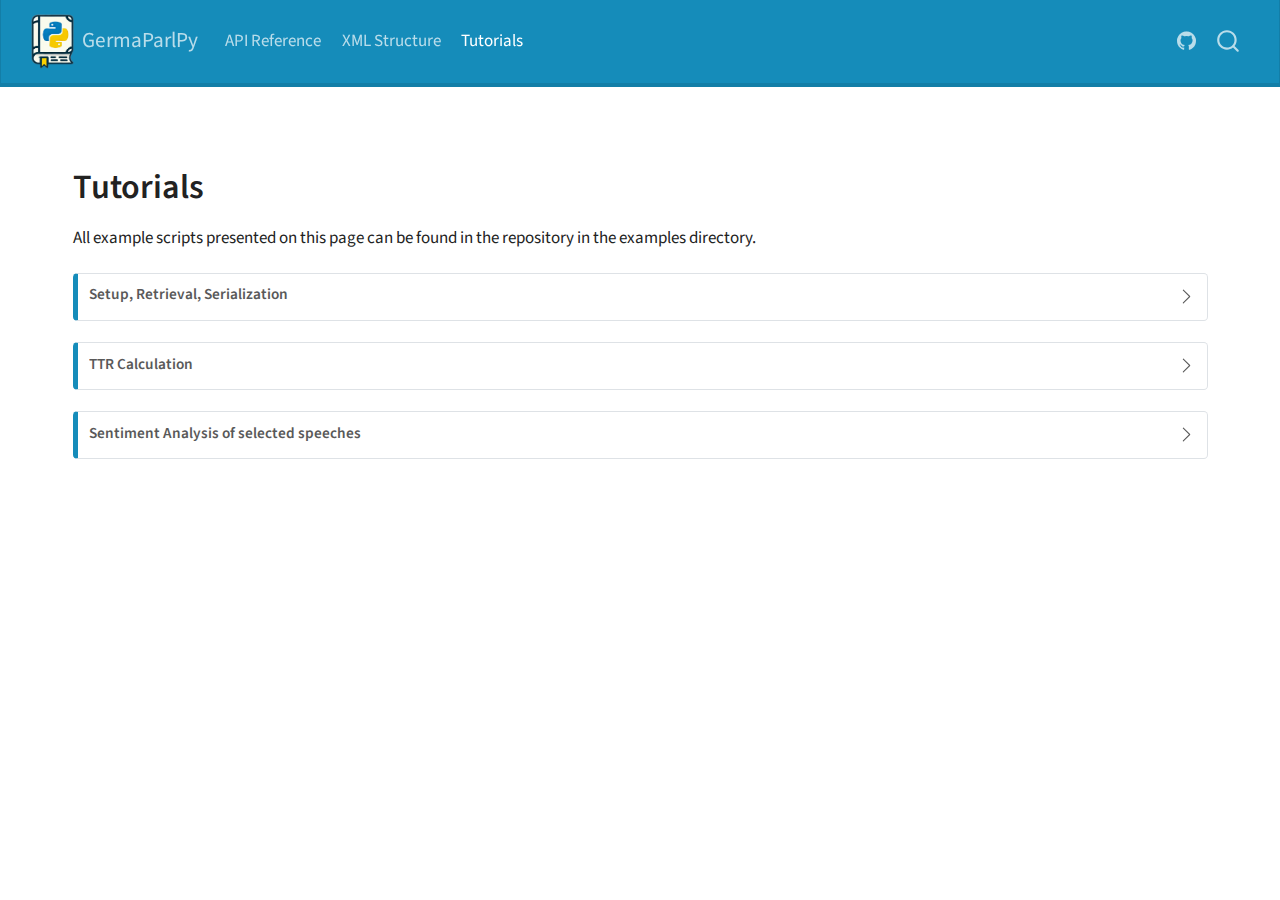
<file: docs/tutorials.html>
<!DOCTYPE html>
<html xmlns="http://www.w3.org/1999/xhtml" lang="en" xml:lang="en"><head>

<meta charset="utf-8">
<meta name="generator" content="quarto-1.7.6">

<meta name="viewport" content="width=device-width, initial-scale=1.0, user-scalable=yes">


<title>tutorials – GermaParlPy</title>
<style>
code{white-space: pre-wrap;}
span.smallcaps{font-variant: small-caps;}
div.columns{display: flex; gap: min(4vw, 1.5em);}
div.column{flex: auto; overflow-x: auto;}
div.hanging-indent{margin-left: 1.5em; text-indent: -1.5em;}
ul.task-list{list-style: none;}
ul.task-list li input[type="checkbox"] {
  width: 0.8em;
  margin: 0 0.8em 0.2em -1em; /* quarto-specific, see https://github.com/quarto-dev/quarto-cli/issues/4556 */ 
  vertical-align: middle;
}
/* CSS for syntax highlighting */
pre > code.sourceCode { white-space: pre; position: relative; }
pre > code.sourceCode > span { line-height: 1.25; }
pre > code.sourceCode > span:empty { height: 1.2em; }
.sourceCode { overflow: visible; }
code.sourceCode > span { color: inherit; text-decoration: inherit; }
div.sourceCode { margin: 1em 0; }
pre.sourceCode { margin: 0; }
@media screen {
div.sourceCode { overflow: auto; }
}
@media print {
pre > code.sourceCode { white-space: pre-wrap; }
pre > code.sourceCode > span { display: inline-block; text-indent: -5em; padding-left: 5em; }
}
pre.numberSource code
  { counter-reset: source-line 0; }
pre.numberSource code > span
  { position: relative; left: -4em; counter-increment: source-line; }
pre.numberSource code > span > a:first-child::before
  { content: counter(source-line);
    position: relative; left: -1em; text-align: right; vertical-align: baseline;
    border: none; display: inline-block;
    -webkit-touch-callout: none; -webkit-user-select: none;
    -khtml-user-select: none; -moz-user-select: none;
    -ms-user-select: none; user-select: none;
    padding: 0 4px; width: 4em;
  }
pre.numberSource { margin-left: 3em;  padding-left: 4px; }
div.sourceCode
  {   }
@media screen {
pre > code.sourceCode > span > a:first-child::before { text-decoration: underline; }
}
</style>


<script src="site_libs/quarto-nav/quarto-nav.js"></script>
<script src="site_libs/quarto-nav/headroom.min.js"></script>
<script src="site_libs/clipboard/clipboard.min.js"></script>
<script src="site_libs/quarto-search/autocomplete.umd.js"></script>
<script src="site_libs/quarto-search/fuse.min.js"></script>
<script src="site_libs/quarto-search/quarto-search.js"></script>
<meta name="quarto:offset" content="./">
<link href="./assets/img/library_icon.jpeg" rel="icon" type="image/jpeg">
<script src="site_libs/quarto-html/quarto.js"></script>
<script src="site_libs/quarto-html/popper.min.js"></script>
<script src="site_libs/quarto-html/tippy.umd.min.js"></script>
<link href="site_libs/quarto-html/tippy.css" rel="stylesheet">
<link href="site_libs/quarto-html/quarto-syntax-highlighting-cbdc8531de267184934369d6f9b0bf58.css" rel="stylesheet" id="quarto-text-highlighting-styles">
<script src="site_libs/bootstrap/bootstrap.min.js"></script>
<link href="site_libs/bootstrap/bootstrap-icons.css" rel="stylesheet">
<link href="site_libs/bootstrap/bootstrap-1efd866858b96acb8839057552bb535d.min.css" rel="stylesheet" append-hash="true" id="quarto-bootstrap" data-mode="light">
<script id="quarto-search-options" type="application/json">{
  "location": "navbar",
  "copy-button": false,
  "collapse-after": 3,
  "panel-placement": "end",
  "type": "overlay",
  "limit": 50,
  "keyboard-shortcut": [
    "f",
    "/",
    "s"
  ],
  "show-item-context": false,
  "language": {
    "search-no-results-text": "No results",
    "search-matching-documents-text": "matching documents",
    "search-copy-link-title": "Copy link to search",
    "search-hide-matches-text": "Hide additional matches",
    "search-more-match-text": "more match in this document",
    "search-more-matches-text": "more matches in this document",
    "search-clear-button-title": "Clear",
    "search-text-placeholder": "",
    "search-detached-cancel-button-title": "Cancel",
    "search-submit-button-title": "Submit",
    "search-label": "Search"
  }
}</script>


<link rel="stylesheet" href="assets/css/styles.css">
</head>

<body class="nav-fixed">

<div id="quarto-search-results"></div>
  <header id="quarto-header" class="headroom fixed-top">
    <nav class="navbar navbar-expand-lg " data-bs-theme="dark">
      <div class="navbar-container container-fluid">
      <div class="navbar-brand-container mx-auto">
    <a href="./index.html" class="navbar-brand navbar-brand-logo">
    <img src="./assets/img/library_icon.png" alt="" class="navbar-logo">
    </a>
    <a class="navbar-brand" href="./index.html">
    <span class="navbar-title">GermaParlPy</span>
    </a>
  </div>
            <div id="quarto-search" class="" title="Search"></div>
          <button class="navbar-toggler" type="button" data-bs-toggle="collapse" data-bs-target="#navbarCollapse" aria-controls="navbarCollapse" role="menu" aria-expanded="false" aria-label="Toggle navigation" onclick="if (window.quartoToggleHeadroom) { window.quartoToggleHeadroom(); }">
  <span class="navbar-toggler-icon"></span>
</button>
          <div class="collapse navbar-collapse" id="navbarCollapse">
            <ul class="navbar-nav navbar-nav-scroll me-auto">
  <li class="nav-item">
    <a class="nav-link" href="./documentation.html"> 
<span class="menu-text">API Reference</span></a>
  </li>  
  <li class="nav-item">
    <a class="nav-link" href="./xml-structure.html"> 
<span class="menu-text">XML Structure</span></a>
  </li>  
  <li class="nav-item">
    <a class="nav-link active" href="./tutorials.html" aria-current="page"> 
<span class="menu-text">Tutorials</span></a>
  </li>  
</ul>
            <ul class="navbar-nav navbar-nav-scroll ms-auto">
  <li class="nav-item compact">
    <a class="nav-link" href="https://github.com/Nolram567/GermaParlPy" target="_blank"> <i class="bi bi-github" role="img" aria-label="github">
</i> 
<span class="menu-text"></span></a>
  </li>  
</ul>
          </div> <!-- /navcollapse -->
            <div class="quarto-navbar-tools">
</div>
      </div> <!-- /container-fluid -->
    </nav>
</header>
<!-- content -->
<div id="quarto-content" class="quarto-container page-columns page-rows-contents page-layout-full page-navbar">
<!-- sidebar -->
<!-- margin-sidebar -->
    
<!-- main -->
<main class="content page-columns page-full column-body" id="quarto-document-content"><header id="title-block-header" class="quarto-title-block"></header>




<section id="tutorials" class="level1 column-page">
<h1>Tutorials</h1>
<p>All example scripts presented on this page can be found in the repository in the examples directory.</p>
<div class="callout callout-style-simple callout-note no-icon callout-titled">
<div class="callout-header d-flex align-content-center" data-bs-toggle="collapse" data-bs-target=".callout-1-contents" aria-controls="callout-1" aria-expanded="false" aria-label="Toggle callout">
<div class="callout-icon-container">
<i class="callout-icon no-icon"></i>
</div>
<div class="callout-title-container flex-fill">
Setup, Retrieval, Serialization
</div>
<div class="callout-btn-toggle d-inline-block border-0 py-1 ps-1 pe-0 float-end"><i class="callout-toggle"></i></div>
</div>
<div id="callout-1" class="callout-1-contents callout-collapse collapse">
<div class="callout-body-container callout-body">
<div class="sourceCode" id="cb1"><pre class="sourceCode python code-with-copy"><code class="sourceCode python"><span id="cb1-1"><a href="#cb1-1" aria-hidden="true" tabindex="-1"></a><span class="im">import</span> germaparlpy.utilities <span class="im">as</span> utilities</span>
<span id="cb1-2"><a href="#cb1-2" aria-hidden="true" tabindex="-1"></a><span class="im">from</span> germaparlpy.corpus <span class="im">import</span> <span class="op">*</span></span>
<span id="cb1-3"><a href="#cb1-3" aria-hidden="true" tabindex="-1"></a></span>
<span id="cb1-4"><a href="#cb1-4" aria-hidden="true" tabindex="-1"></a>logging.basicConfig(level<span class="op">=</span>logging.INFO, <span class="bu">format</span><span class="op">=</span><span class="st">"</span><span class="sc">%(asctime)s</span><span class="st"> - </span><span class="sc">%(name)s</span><span class="st"> - </span><span class="sc">%(levelname)s</span><span class="st"> - </span><span class="sc">%(message)s</span><span class="st">"</span>)</span>
<span id="cb1-5"><a href="#cb1-5" aria-hidden="true" tabindex="-1"></a></span>
<span id="cb1-6"><a href="#cb1-6" aria-hidden="true" tabindex="-1"></a><span class="cf">if</span> <span class="va">__name__</span> <span class="op">==</span> <span class="st">"__main__"</span>:</span>
<span id="cb1-7"><a href="#cb1-7" aria-hidden="true" tabindex="-1"></a></span>
<span id="cb1-8"><a href="#cb1-8" aria-hidden="true" tabindex="-1"></a>    <span class="co"># clone the germaparl corpus from github. We specify the parent directory as target since we are one level lower.</span></span>
<span id="cb1-9"><a href="#cb1-9" aria-hidden="true" tabindex="-1"></a>    utilities.clone_corpus(directory<span class="op">=</span><span class="st">".."</span>)</span>
<span id="cb1-10"><a href="#cb1-10" aria-hidden="true" tabindex="-1"></a></span>
<span id="cb1-11"><a href="#cb1-11" aria-hidden="true" tabindex="-1"></a>    <span class="co"># we deserialize the XML corpus and specify the legislative periods as intervals. The interval range(16,20) in python</span></span>
<span id="cb1-12"><a href="#cb1-12" aria-hidden="true" tabindex="-1"></a>    <span class="co"># comprises 16, 17, 18 and 19 because intervals in python are right-open. Integer representing singular legislative</span></span>
<span id="cb1-13"><a href="#cb1-13" aria-hidden="true" tabindex="-1"></a>    <span class="co"># terms are also a valid argument.</span></span>
<span id="cb1-14"><a href="#cb1-14" aria-hidden="true" tabindex="-1"></a>    corpus <span class="op">=</span> Corpus.deserialize_from_xml(<span class="bu">range</span>(<span class="dv">16</span>,<span class="dv">20</span>), path<span class="op">=</span><span class="st">"../GermaParlTEI"</span>)</span>
<span id="cb1-15"><a href="#cb1-15" aria-hidden="true" tabindex="-1"></a></span>
<span id="cb1-16"><a href="#cb1-16" aria-hidden="true" tabindex="-1"></a>    <span class="co"># Retrieval of all speeches from members affiliated with the party SPD:</span></span>
<span id="cb1-17"><a href="#cb1-17" aria-hidden="true" tabindex="-1"></a>    partition_spd <span class="op">=</span> corpus.get_speeches_from_party(party<span class="op">=</span><span class="st">"SPD"</span>)</span>
<span id="cb1-18"><a href="#cb1-18" aria-hidden="true" tabindex="-1"></a></span>
<span id="cb1-19"><a href="#cb1-19" aria-hidden="true" tabindex="-1"></a>    <span class="co"># All speeches are enclosed within a sp element that is annotated with metadata in element attributes. Print all</span></span>
<span id="cb1-20"><a href="#cb1-20" aria-hidden="true" tabindex="-1"></a>    <span class="co"># attributes to determine, what to search for.</span></span>
<span id="cb1-21"><a href="#cb1-21" aria-hidden="true" tabindex="-1"></a>    <span class="co"># Output: ['who_original', 'party', 'parliamentary_group', 'who', 'name', 'position', 'role']</span></span>
<span id="cb1-22"><a href="#cb1-22" aria-hidden="true" tabindex="-1"></a>    unique_element_attributes <span class="op">=</span> utilities.extract_element_attributes(corpus, tag<span class="op">=</span><span class="st">"sp"</span>)</span>
<span id="cb1-23"><a href="#cb1-23" aria-hidden="true" tabindex="-1"></a>    <span class="bu">print</span>(unique_element_attributes)</span>
<span id="cb1-24"><a href="#cb1-24" aria-hidden="true" tabindex="-1"></a></span>
<span id="cb1-25"><a href="#cb1-25" aria-hidden="true" tabindex="-1"></a>    <span class="co"># After retrieving the attribute names, we can search the corpus for unique values for a certain attribute. Let's</span></span>
<span id="cb1-26"><a href="#cb1-26" aria-hidden="true" tabindex="-1"></a>    <span class="co"># assume that you want to have a list of all annotated roles in the parliament.</span></span>
<span id="cb1-27"><a href="#cb1-27" aria-hidden="true" tabindex="-1"></a>    <span class="co"># Output: ['mp', 'presidency', 'parliamentary_commissioner', 'misc', 'government']</span></span>
<span id="cb1-28"><a href="#cb1-28" aria-hidden="true" tabindex="-1"></a>    unique_role_values <span class="op">=</span> utilities.extract_attribute_values(corpus, tag<span class="op">=</span><span class="st">"sp"</span>, attribute<span class="op">=</span><span class="st">"role"</span>)</span>
<span id="cb1-29"><a href="#cb1-29" aria-hidden="true" tabindex="-1"></a>    <span class="bu">print</span>(unique_role_values)</span>
<span id="cb1-30"><a href="#cb1-30" aria-hidden="true" tabindex="-1"></a></span>
<span id="cb1-31"><a href="#cb1-31" aria-hidden="true" tabindex="-1"></a>    <span class="co"># Let's retrieve all speeches from all members of the cabinet in the corpus.</span></span>
<span id="cb1-32"><a href="#cb1-32" aria-hidden="true" tabindex="-1"></a>    partition_chancellor <span class="op">=</span> corpus.get_speeches_from_role(role<span class="op">=</span><span class="st">"goverment"</span>)</span>
<span id="cb1-33"><a href="#cb1-33" aria-hidden="true" tabindex="-1"></a></span>
<span id="cb1-34"><a href="#cb1-34" aria-hidden="true" tabindex="-1"></a>    <span class="co"># Retrieval methods can be chained. Let's assume that you want to retrieve all speeches from members of the CDU, which</span></span>
<span id="cb1-35"><a href="#cb1-35" aria-hidden="true" tabindex="-1"></a>    <span class="co"># are regular members of the parliament that contain the term "Wirtschaft" at least once. You can use the following</span></span>
<span id="cb1-36"><a href="#cb1-36" aria-hidden="true" tabindex="-1"></a>    <span class="co"># method chain for this:</span></span>
<span id="cb1-37"><a href="#cb1-37" aria-hidden="true" tabindex="-1"></a>    partition <span class="op">=</span> (corpus.get_speeches_from_party(party<span class="op">=</span><span class="st">"CDU"</span>)</span>
<span id="cb1-38"><a href="#cb1-38" aria-hidden="true" tabindex="-1"></a>               .get_speeches_from_role(role<span class="op">=</span><span class="st">"mp"</span>)</span>
<span id="cb1-39"><a href="#cb1-39" aria-hidden="true" tabindex="-1"></a>               .get_speeches_from_keyword(keyword<span class="op">=</span><span class="st">"Wirtschaft"</span>))</span>
<span id="cb1-40"><a href="#cb1-40" aria-hidden="true" tabindex="-1"></a></span>
<span id="cb1-41"><a href="#cb1-41" aria-hidden="true" tabindex="-1"></a>    <span class="co"># You can get the actual content from the markup as a list of strings for further processing with toolkit methods:</span></span>
<span id="cb1-42"><a href="#cb1-42" aria-hidden="true" tabindex="-1"></a>    all_paragraphs <span class="op">=</span> utilities.get_paragraphs_from_corpus(partition)</span>
<span id="cb1-43"><a href="#cb1-43" aria-hidden="true" tabindex="-1"></a>    all_interjections <span class="op">=</span> utilities.get_interjections_from_corpus(partition)</span>
<span id="cb1-44"><a href="#cb1-44" aria-hidden="true" tabindex="-1"></a></span>
<span id="cb1-45"><a href="#cb1-45" aria-hidden="true" tabindex="-1"></a>    <span class="co"># You can use the built-in methods len() and bool() on corpus or partition objects.</span></span>
<span id="cb1-46"><a href="#cb1-46" aria-hidden="true" tabindex="-1"></a>    <span class="co"># Output: Our partition comprises 908 documents and 119462 paragraphs.</span></span>
<span id="cb1-47"><a href="#cb1-47" aria-hidden="true" tabindex="-1"></a>    <span class="bu">print</span>(<span class="ss">f"Our partition comprises </span><span class="sc">{</span><span class="bu">len</span>(partition)<span class="sc">}</span><span class="ss"> documents and </span><span class="sc">{</span><span class="bu">len</span>(all_paragraphs)<span class="sc">}</span><span class="ss"> paragraphs."</span>)</span>
<span id="cb1-48"><a href="#cb1-48" aria-hidden="true" tabindex="-1"></a></span>
<span id="cb1-49"><a href="#cb1-49" aria-hidden="true" tabindex="-1"></a>    <span class="co"># Partitions objects can be serialized as XML for human inspection, and Corpus and Partition instances can be</span></span>
<span id="cb1-50"><a href="#cb1-50" aria-hidden="true" tabindex="-1"></a>    <span class="co"># serialized in JSON for intermediate storage.</span></span>
<span id="cb1-51"><a href="#cb1-51" aria-hidden="true" tabindex="-1"></a>    partition.serialize_corpus_as_xml(path<span class="op">=</span><span class="st">"../derived_corpus"</span>)</span>
<span id="cb1-52"><a href="#cb1-52" aria-hidden="true" tabindex="-1"></a></span>
<span id="cb1-53"><a href="#cb1-53" aria-hidden="true" tabindex="-1"></a>    <span class="co"># JSON serialization of a corpus object</span></span>
<span id="cb1-54"><a href="#cb1-54" aria-hidden="true" tabindex="-1"></a>    corpus.serialize(path<span class="op">=</span><span class="st">"backup.json"</span>)</span>
<span id="cb1-55"><a href="#cb1-55" aria-hidden="true" tabindex="-1"></a></span>
<span id="cb1-56"><a href="#cb1-56" aria-hidden="true" tabindex="-1"></a>    <span class="co"># Deserialize a corpus:</span></span>
<span id="cb1-57"><a href="#cb1-57" aria-hidden="true" tabindex="-1"></a>    new_corpus <span class="op">=</span> Corpus.deserialize_from_json(path<span class="op">=</span><span class="st">"backup.json"</span>)</span></code><button title="Copy to Clipboard" class="code-copy-button"><i class="bi"></i></button></pre></div>
</div>
</div>
</div>
<div class="callout callout-style-simple callout-note no-icon callout-titled">
<div class="callout-header d-flex align-content-center" data-bs-toggle="collapse" data-bs-target=".callout-2-contents" aria-controls="callout-2" aria-expanded="false" aria-label="Toggle callout">
<div class="callout-icon-container">
<i class="callout-icon no-icon"></i>
</div>
<div class="callout-title-container flex-fill">
TTR Calculation
</div>
<div class="callout-btn-toggle d-inline-block border-0 py-1 ps-1 pe-0 float-end"><i class="callout-toggle"></i></div>
</div>
<div id="callout-2" class="callout-2-contents callout-collapse collapse">
<div class="callout-body-container callout-body">
<div class="sourceCode" id="cb2"><pre class="sourceCode python code-with-copy"><code class="sourceCode python"><span id="cb2-1"><a href="#cb2-1" aria-hidden="true" tabindex="-1"></a><span class="im">import</span> matplotlib.pyplot <span class="im">as</span> plt</span>
<span id="cb2-2"><a href="#cb2-2" aria-hidden="true" tabindex="-1"></a><span class="im">import</span> germaparlpy.utilities <span class="im">as</span> utilities</span>
<span id="cb2-3"><a href="#cb2-3" aria-hidden="true" tabindex="-1"></a><span class="im">from</span> germaparlpy.corpus <span class="im">import</span> <span class="op">*</span></span>
<span id="cb2-4"><a href="#cb2-4" aria-hidden="true" tabindex="-1"></a></span>
<span id="cb2-5"><a href="#cb2-5" aria-hidden="true" tabindex="-1"></a>logging.basicConfig(level<span class="op">=</span>logging.INFO, <span class="bu">format</span><span class="op">=</span><span class="st">"</span><span class="sc">%(asctime)s</span><span class="st"> - </span><span class="sc">%(name)s</span><span class="st"> - </span><span class="sc">%(levelname)s</span><span class="st"> - </span><span class="sc">%(message)s</span><span class="st">"</span>)</span>
<span id="cb2-6"><a href="#cb2-6" aria-hidden="true" tabindex="-1"></a></span>
<span id="cb2-7"><a href="#cb2-7" aria-hidden="true" tabindex="-1"></a><span class="cf">if</span> <span class="va">__name__</span> <span class="op">==</span> <span class="st">"__main__"</span>:</span>
<span id="cb2-8"><a href="#cb2-8" aria-hidden="true" tabindex="-1"></a></span>
<span id="cb2-9"><a href="#cb2-9" aria-hidden="true" tabindex="-1"></a>    <span class="co"># Clone the GermaParl corpus from GitHub. We specify the parent directory as the target since we are one level below.</span></span>
<span id="cb2-10"><a href="#cb2-10" aria-hidden="true" tabindex="-1"></a>    utilities.clone_corpus(directory<span class="op">=</span><span class="st">".."</span>)</span>
<span id="cb2-11"><a href="#cb2-11" aria-hidden="true" tabindex="-1"></a></span>
<span id="cb2-12"><a href="#cb2-12" aria-hidden="true" tabindex="-1"></a>    <span class="co"># We deserialize the XML corpus without specifying a legislative period. The default value is range(1, 20), which</span></span>
<span id="cb2-13"><a href="#cb2-13" aria-hidden="true" tabindex="-1"></a>    <span class="co"># includes the entire corpus.</span></span>
<span id="cb2-14"><a href="#cb2-14" aria-hidden="true" tabindex="-1"></a>    corpus <span class="op">=</span> Corpus.deserialize_from_xml(path<span class="op">=</span><span class="st">"../GermaParlTEI"</span>)</span>
<span id="cb2-15"><a href="#cb2-15" aria-hidden="true" tabindex="-1"></a></span>
<span id="cb2-16"><a href="#cb2-16" aria-hidden="true" tabindex="-1"></a>    <span class="co"># Let's assume we want to calculate the type-token ratio of all German chancellors. The type-token ratio is a</span></span>
<span id="cb2-17"><a href="#cb2-17" aria-hidden="true" tabindex="-1"></a>    <span class="co"># simple statistical coefficient that quantifies the complexity of vocabulary.</span></span>
<span id="cb2-18"><a href="#cb2-18" aria-hidden="true" tabindex="-1"></a></span>
<span id="cb2-19"><a href="#cb2-19" aria-hidden="true" tabindex="-1"></a>    <span class="co"># We implement the TTR calculation as a function.</span></span>
<span id="cb2-20"><a href="#cb2-20" aria-hidden="true" tabindex="-1"></a>    <span class="kw">def</span> calculate_ttr(text: <span class="bu">list</span>[<span class="bu">str</span>]) <span class="op">-&gt;</span> <span class="bu">float</span>:</span>
<span id="cb2-21"><a href="#cb2-21" aria-hidden="true" tabindex="-1"></a>        text <span class="op">=</span> [speech.split(<span class="st">" "</span>) <span class="cf">for</span> speech <span class="kw">in</span> text] <span class="co"># tokenize speeches</span></span>
<span id="cb2-22"><a href="#cb2-22" aria-hidden="true" tabindex="-1"></a>        text <span class="op">=</span> [token <span class="cf">for</span> speech <span class="kw">in</span> text <span class="cf">for</span> token <span class="kw">in</span> speech <span class="cf">if</span> token.isalnum()] <span class="co"># remove non-alphanumeric tokens from the speeches</span></span>
<span id="cb2-23"><a href="#cb2-23" aria-hidden="true" tabindex="-1"></a>        <span class="cf">return</span> <span class="bu">len</span>(<span class="bu">set</span>(text)) <span class="op">/</span> <span class="bu">len</span>(text) <span class="co"># return ttr</span></span>
<span id="cb2-24"><a href="#cb2-24" aria-hidden="true" tabindex="-1"></a></span>
<span id="cb2-25"><a href="#cb2-25" aria-hidden="true" tabindex="-1"></a>    <span class="co"># We define all chancellors</span></span>
<span id="cb2-26"><a href="#cb2-26" aria-hidden="true" tabindex="-1"></a>    chancellor_list <span class="op">=</span> [</span>
<span id="cb2-27"><a href="#cb2-27" aria-hidden="true" tabindex="-1"></a>        <span class="st">"Konrad Adenauer"</span>,</span>
<span id="cb2-28"><a href="#cb2-28" aria-hidden="true" tabindex="-1"></a>        <span class="st">"Ludwig Erhard"</span>,</span>
<span id="cb2-29"><a href="#cb2-29" aria-hidden="true" tabindex="-1"></a>        <span class="st">"Kurt Georg Kiesinger"</span>,</span>
<span id="cb2-30"><a href="#cb2-30" aria-hidden="true" tabindex="-1"></a>        <span class="st">"Willy Brandt"</span>,</span>
<span id="cb2-31"><a href="#cb2-31" aria-hidden="true" tabindex="-1"></a>        <span class="st">"Helmut Schmidt"</span>,</span>
<span id="cb2-32"><a href="#cb2-32" aria-hidden="true" tabindex="-1"></a>        <span class="st">"Helmut Kohl"</span>,</span>
<span id="cb2-33"><a href="#cb2-33" aria-hidden="true" tabindex="-1"></a>        <span class="st">"Gerhard Schröder"</span>,</span>
<span id="cb2-34"><a href="#cb2-34" aria-hidden="true" tabindex="-1"></a>        <span class="st">"Angela Merkel"</span></span>
<span id="cb2-35"><a href="#cb2-35" aria-hidden="true" tabindex="-1"></a>    ]</span>
<span id="cb2-36"><a href="#cb2-36" aria-hidden="true" tabindex="-1"></a></span>
<span id="cb2-37"><a href="#cb2-37" aria-hidden="true" tabindex="-1"></a>    <span class="co"># We calculate the TTR for all chancellors and collect the results in a dictionary.</span></span>
<span id="cb2-38"><a href="#cb2-38" aria-hidden="true" tabindex="-1"></a>    chancellor_ttr <span class="op">=</span> {}</span>
<span id="cb2-39"><a href="#cb2-39" aria-hidden="true" tabindex="-1"></a></span>
<span id="cb2-40"><a href="#cb2-40" aria-hidden="true" tabindex="-1"></a>    <span class="cf">for</span> chancellor <span class="kw">in</span> chancellor_list:</span>
<span id="cb2-41"><a href="#cb2-41" aria-hidden="true" tabindex="-1"></a>        chancellor_parition <span class="op">=</span> corpus.get_speeches_from_politician(person<span class="op">=</span>chancellor)</span>
<span id="cb2-42"><a href="#cb2-42" aria-hidden="true" tabindex="-1"></a>        chancellor_speeches <span class="op">=</span> utilities.get_paragraphs_from_corpus(chancellor_parition)</span>
<span id="cb2-43"><a href="#cb2-43" aria-hidden="true" tabindex="-1"></a>        chancellor_ttr[chancellor] <span class="op">=</span> calculate_ttr(chancellor_speeches)</span>
<span id="cb2-44"><a href="#cb2-44" aria-hidden="true" tabindex="-1"></a></span>
<span id="cb2-45"><a href="#cb2-45" aria-hidden="true" tabindex="-1"></a>    <span class="co"># Output:</span></span>
<span id="cb2-46"><a href="#cb2-46" aria-hidden="true" tabindex="-1"></a>    <span class="co"># {'Konrad Adenauer': 0.06581790181141273, 'Ludwig Erhard': 0.07735575796964228,</span></span>
<span id="cb2-47"><a href="#cb2-47" aria-hidden="true" tabindex="-1"></a>    <span class="co"># 'Kurt Georg Kiesinger': 0.07238602465784993, 'Willy Brandt': 0.05436169529177415,</span></span>
<span id="cb2-48"><a href="#cb2-48" aria-hidden="true" tabindex="-1"></a>    <span class="co"># 'Helmut Schmidt': 0.04721755524197501, 'Gerhard Schröder': 0.0548574862993217,</span></span>
<span id="cb2-49"><a href="#cb2-49" aria-hidden="true" tabindex="-1"></a>    <span class="co"># 'Angela Merkel': 0.04755084983588955}</span></span>
<span id="cb2-50"><a href="#cb2-50" aria-hidden="true" tabindex="-1"></a>    <span class="bu">print</span>(chancellor_ttr)</span>
<span id="cb2-51"><a href="#cb2-51" aria-hidden="true" tabindex="-1"></a></span>
<span id="cb2-52"><a href="#cb2-52" aria-hidden="true" tabindex="-1"></a>    <span class="co"># sort and visualize results</span></span>
<span id="cb2-53"><a href="#cb2-53" aria-hidden="true" tabindex="-1"></a>    sorted_data <span class="op">=</span> <span class="bu">dict</span>(<span class="bu">sorted</span>(chancellor_ttr.items(), key<span class="op">=</span><span class="kw">lambda</span> item: item[<span class="dv">1</span>], reverse<span class="op">=</span><span class="va">True</span>))</span>
<span id="cb2-54"><a href="#cb2-54" aria-hidden="true" tabindex="-1"></a>    plt.figure(figsize<span class="op">=</span>(<span class="dv">10</span>, <span class="dv">6</span>))</span>
<span id="cb2-55"><a href="#cb2-55" aria-hidden="true" tabindex="-1"></a>    plt.bar(sorted_data.keys(), sorted_data.values(), color<span class="op">=</span><span class="st">'skyblue'</span>)</span>
<span id="cb2-56"><a href="#cb2-56" aria-hidden="true" tabindex="-1"></a>    plt.xlabel(<span class="st">'Chancellor'</span>)</span>
<span id="cb2-57"><a href="#cb2-57" aria-hidden="true" tabindex="-1"></a>    plt.ylabel(<span class="st">'TTR'</span>)</span>
<span id="cb2-58"><a href="#cb2-58" aria-hidden="true" tabindex="-1"></a>    plt.title(<span class="st">'TTR of all german chancellors'</span>)</span>
<span id="cb2-59"><a href="#cb2-59" aria-hidden="true" tabindex="-1"></a>    plt.xticks(rotation<span class="op">=</span><span class="dv">45</span>)</span>
<span id="cb2-60"><a href="#cb2-60" aria-hidden="true" tabindex="-1"></a>    plt.show()</span></code><button title="Copy to Clipboard" class="code-copy-button"><i class="bi"></i></button></pre></div>
<p><img src="assets/img/ttr-chancellor.png" class="img-fluid" style="width:75.0%"></p>
</div>
</div>
</div>
<div class="callout callout-style-simple callout-note no-icon callout-titled">
<div class="callout-header d-flex align-content-center" data-bs-toggle="collapse" data-bs-target=".callout-3-contents" aria-controls="callout-3" aria-expanded="false" aria-label="Toggle callout">
<div class="callout-icon-container">
<i class="callout-icon no-icon"></i>
</div>
<div class="callout-title-container flex-fill">
Sentiment Analysis of selected speeches
</div>
<div class="callout-btn-toggle d-inline-block border-0 py-1 ps-1 pe-0 float-end"><i class="callout-toggle"></i></div>
</div>
<div id="callout-3" class="callout-3-contents callout-collapse collapse">
<div class="callout-body-container callout-body">
<div class="sourceCode" id="cb3"><pre class="sourceCode python code-with-copy"><code class="sourceCode python"><span id="cb3-1"><a href="#cb3-1" aria-hidden="true" tabindex="-1"></a><span class="im">import</span> germaparlpy.utilities <span class="im">as</span> utilities</span>
<span id="cb3-2"><a href="#cb3-2" aria-hidden="true" tabindex="-1"></a><span class="im">from</span> germaparlpy.corpus <span class="im">import</span> <span class="op">*</span></span>
<span id="cb3-3"><a href="#cb3-3" aria-hidden="true" tabindex="-1"></a><span class="im">from</span> germansentiment <span class="im">import</span> SentimentModel</span>
<span id="cb3-4"><a href="#cb3-4" aria-hidden="true" tabindex="-1"></a></span>
<span id="cb3-5"><a href="#cb3-5" aria-hidden="true" tabindex="-1"></a>logging.basicConfig(level<span class="op">=</span>logging.INFO, <span class="bu">format</span><span class="op">=</span><span class="st">"</span><span class="sc">%(asctime)s</span><span class="st"> - </span><span class="sc">%(name)s</span><span class="st"> - </span><span class="sc">%(levelname)s</span><span class="st"> - </span><span class="sc">%(message)s</span><span class="st">"</span>)</span>
<span id="cb3-6"><a href="#cb3-6" aria-hidden="true" tabindex="-1"></a></span>
<span id="cb3-7"><a href="#cb3-7" aria-hidden="true" tabindex="-1"></a><span class="cf">if</span> <span class="va">__name__</span> <span class="op">==</span> <span class="st">"__main__"</span>:</span>
<span id="cb3-8"><a href="#cb3-8" aria-hidden="true" tabindex="-1"></a></span>
<span id="cb3-9"><a href="#cb3-9" aria-hidden="true" tabindex="-1"></a>    <span class="co"># We deserialize the corpus and specify the 19. legislative term.</span></span>
<span id="cb3-10"><a href="#cb3-10" aria-hidden="true" tabindex="-1"></a>    corpus <span class="op">=</span> Corpus.deserialize_from_xml(lp<span class="op">=</span><span class="dv">19</span>, path<span class="op">=</span><span class="st">"../GermaParlTEI"</span>)</span>
<span id="cb3-11"><a href="#cb3-11" aria-hidden="true" tabindex="-1"></a></span>
<span id="cb3-12"><a href="#cb3-12" aria-hidden="true" tabindex="-1"></a>    <span class="co"># We load a BERT Model trained for german sentiment classification named "german-sentiment-bert" by guhr et al. (2020)</span></span>
<span id="cb3-13"><a href="#cb3-13" aria-hidden="true" tabindex="-1"></a>    sentiment_model <span class="op">=</span> SentimentModel()</span>
<span id="cb3-14"><a href="#cb3-14" aria-hidden="true" tabindex="-1"></a></span>
<span id="cb3-15"><a href="#cb3-15" aria-hidden="true" tabindex="-1"></a>    <span class="co"># We retrieve all speeches from the party CDU that contain the keyword "Asyl" or the keywords "Migration"</span></span>
<span id="cb3-16"><a href="#cb3-16" aria-hidden="true" tabindex="-1"></a>    corpus_cdu <span class="op">=</span> corpus.get_speeches_from_party(<span class="st">"CDU"</span>).get_speeches_from_word_list([<span class="st">"Asyl"</span>, <span class="st">"Migration"</span>])</span>
<span id="cb3-17"><a href="#cb3-17" aria-hidden="true" tabindex="-1"></a></span>
<span id="cb3-18"><a href="#cb3-18" aria-hidden="true" tabindex="-1"></a>    <span class="co"># We retrieve all speeches from the party AfD that contain the keyword "Asyl" or the keywords "Migration"</span></span>
<span id="cb3-19"><a href="#cb3-19" aria-hidden="true" tabindex="-1"></a>    corpus_afd <span class="op">=</span> corpus.get_speeches_from_party(<span class="st">"AfD"</span>).get_speeches_from_word_list([<span class="st">"Asyl"</span>, <span class="st">"Migration"</span>])</span>
<span id="cb3-20"><a href="#cb3-20" aria-hidden="true" tabindex="-1"></a></span>
<span id="cb3-21"><a href="#cb3-21" aria-hidden="true" tabindex="-1"></a>    <span class="co"># We extract the text from the markup for further processing</span></span>
<span id="cb3-22"><a href="#cb3-22" aria-hidden="true" tabindex="-1"></a>    corpus_cdu_paragraphs <span class="op">=</span> utilities.get_paragraphs_from_corpus(corpus_cdu)</span>
<span id="cb3-23"><a href="#cb3-23" aria-hidden="true" tabindex="-1"></a>    corpus_afd_paragraphs <span class="op">=</span> utilities.get_paragraphs_from_corpus(corpus_afd)</span>
<span id="cb3-24"><a href="#cb3-24" aria-hidden="true" tabindex="-1"></a></span>
<span id="cb3-25"><a href="#cb3-25" aria-hidden="true" tabindex="-1"></a>    <span class="co"># Output:</span></span>
<span id="cb3-26"><a href="#cb3-26" aria-hidden="true" tabindex="-1"></a>    <span class="co"># The corpus partition containing the speeches of the cdu comprises 7560 paragraphs.</span></span>
<span id="cb3-27"><a href="#cb3-27" aria-hidden="true" tabindex="-1"></a>    <span class="co"># The corpus partition containing the speeches of the cdu comprises 8218 paragraphs.</span></span>
<span id="cb3-28"><a href="#cb3-28" aria-hidden="true" tabindex="-1"></a>    <span class="bu">print</span>(<span class="ss">f"The corpus partition containing the speeches of the cdu comprises </span><span class="sc">{</span><span class="bu">len</span>(corpus_cdu_paragraphs)<span class="sc">}</span><span class="ss"> paragraphs."</span>)</span>
<span id="cb3-29"><a href="#cb3-29" aria-hidden="true" tabindex="-1"></a>    <span class="bu">print</span>(<span class="ss">f"The corpus partition containing the speeches of the cdu comprises </span><span class="sc">{</span><span class="bu">len</span>(corpus_afd_paragraphs)<span class="sc">}</span><span class="ss"> paragraphs."</span>)</span>
<span id="cb3-30"><a href="#cb3-30" aria-hidden="true" tabindex="-1"></a></span>
<span id="cb3-31"><a href="#cb3-31" aria-hidden="true" tabindex="-1"></a>    <span class="co"># We implement the polarity calculation as a function since the library returns a string that we need to transform.</span></span>
<span id="cb3-32"><a href="#cb3-32" aria-hidden="true" tabindex="-1"></a>    <span class="co"># We also have to break our data sets into chunks to cause no memory overflow since our partitions are quite big.</span></span>
<span id="cb3-33"><a href="#cb3-33" aria-hidden="true" tabindex="-1"></a></span>
<span id="cb3-34"><a href="#cb3-34" aria-hidden="true" tabindex="-1"></a>    <span class="kw">def</span> calculate_polarity(p: <span class="bu">list</span>[<span class="bu">str</span>]) <span class="op">-&gt;</span> <span class="bu">float</span>:</span>
<span id="cb3-35"><a href="#cb3-35" aria-hidden="true" tabindex="-1"></a>        model <span class="op">=</span> SentimentModel()</span>
<span id="cb3-36"><a href="#cb3-36" aria-hidden="true" tabindex="-1"></a>        chunk_size <span class="op">=</span> <span class="dv">100</span></span>
<span id="cb3-37"><a href="#cb3-37" aria-hidden="true" tabindex="-1"></a>        chunks <span class="op">=</span> [p[i:i <span class="op">+</span> chunk_size] <span class="cf">for</span> i <span class="kw">in</span> <span class="bu">range</span>(<span class="dv">0</span>, <span class="bu">len</span>(p), chunk_size)]</span>
<span id="cb3-38"><a href="#cb3-38" aria-hidden="true" tabindex="-1"></a>        total_polarity <span class="op">=</span> <span class="dv">0</span></span>
<span id="cb3-39"><a href="#cb3-39" aria-hidden="true" tabindex="-1"></a></span>
<span id="cb3-40"><a href="#cb3-40" aria-hidden="true" tabindex="-1"></a>        <span class="cf">for</span> chunk <span class="kw">in</span> chunks:</span>
<span id="cb3-41"><a href="#cb3-41" aria-hidden="true" tabindex="-1"></a>            chunk_result <span class="op">=</span> model.predict_sentiment(chunk)</span>
<span id="cb3-42"><a href="#cb3-42" aria-hidden="true" tabindex="-1"></a></span>
<span id="cb3-43"><a href="#cb3-43" aria-hidden="true" tabindex="-1"></a>            <span class="cf">for</span> s <span class="kw">in</span> chunk_result:</span>
<span id="cb3-44"><a href="#cb3-44" aria-hidden="true" tabindex="-1"></a>                <span class="cf">if</span> s <span class="op">==</span> <span class="st">'neutral'</span>:</span>
<span id="cb3-45"><a href="#cb3-45" aria-hidden="true" tabindex="-1"></a>                    <span class="cf">continue</span></span>
<span id="cb3-46"><a href="#cb3-46" aria-hidden="true" tabindex="-1"></a>                <span class="cf">elif</span> s <span class="op">==</span> <span class="st">'negative'</span>:</span>
<span id="cb3-47"><a href="#cb3-47" aria-hidden="true" tabindex="-1"></a>                    total_polarity <span class="op">-=</span> <span class="dv">1</span></span>
<span id="cb3-48"><a href="#cb3-48" aria-hidden="true" tabindex="-1"></a>                <span class="cf">else</span>:</span>
<span id="cb3-49"><a href="#cb3-49" aria-hidden="true" tabindex="-1"></a>                    total_polarity <span class="op">+=</span> <span class="dv">1</span></span>
<span id="cb3-50"><a href="#cb3-50" aria-hidden="true" tabindex="-1"></a></span>
<span id="cb3-51"><a href="#cb3-51" aria-hidden="true" tabindex="-1"></a>        <span class="cf">return</span> total_polarity <span class="op">/</span> <span class="bu">len</span>(p)</span>
<span id="cb3-52"><a href="#cb3-52" aria-hidden="true" tabindex="-1"></a></span>
<span id="cb3-53"><a href="#cb3-53" aria-hidden="true" tabindex="-1"></a>    <span class="co"># We calculate the polarity for both data sets.</span></span>
<span id="cb3-54"><a href="#cb3-54" aria-hidden="true" tabindex="-1"></a>    corpus_cdu_polarity <span class="op">=</span> calculate_polarity(corpus_cdu_paragraphs)</span>
<span id="cb3-55"><a href="#cb3-55" aria-hidden="true" tabindex="-1"></a>    corpus_afd_polarity <span class="op">=</span> calculate_polarity(corpus_afd_paragraphs)</span>
<span id="cb3-56"><a href="#cb3-56" aria-hidden="true" tabindex="-1"></a></span>
<span id="cb3-57"><a href="#cb3-57" aria-hidden="true" tabindex="-1"></a>    <span class="co"># Output:</span></span>
<span id="cb3-58"><a href="#cb3-58" aria-hidden="true" tabindex="-1"></a>    <span class="co"># The mean polarity of speeches in the 19. legislative period of the german parliament from the party CDU</span></span>
<span id="cb3-59"><a href="#cb3-59" aria-hidden="true" tabindex="-1"></a>    <span class="co"># containing the word 'asyl' or 'migration' is -0.022389875882209784.</span></span>
<span id="cb3-60"><a href="#cb3-60" aria-hidden="true" tabindex="-1"></a>    <span class="co"># The mean polarity of speeches in the 19. legislative period of the german parliament from the party AFD</span></span>
<span id="cb3-61"><a href="#cb3-61" aria-hidden="true" tabindex="-1"></a>    <span class="co"># containing the word 'asyl' or 'migration' is -0.11084656084656085.</span></span>
<span id="cb3-62"><a href="#cb3-62" aria-hidden="true" tabindex="-1"></a></span>
<span id="cb3-63"><a href="#cb3-63" aria-hidden="true" tabindex="-1"></a>    <span class="bu">print</span>(<span class="st">"The mean polarity of speeches in the 19. legislative period of the german parliament from the party CDU "</span></span>
<span id="cb3-64"><a href="#cb3-64" aria-hidden="true" tabindex="-1"></a>          <span class="ss">f"containing the word 'asyl' or 'migration' is </span><span class="sc">{</span>corpus_cdu_polarity<span class="sc">}</span><span class="ss">."</span>)</span>
<span id="cb3-65"><a href="#cb3-65" aria-hidden="true" tabindex="-1"></a></span>
<span id="cb3-66"><a href="#cb3-66" aria-hidden="true" tabindex="-1"></a>    <span class="bu">print</span>(<span class="st">"The mean polarity of speeches in the 19. legislative period of the german parliament from the party AFD "</span></span>
<span id="cb3-67"><a href="#cb3-67" aria-hidden="true" tabindex="-1"></a>          <span class="ss">f"containing the word 'asyl' or 'migration' is </span><span class="sc">{</span>corpus_afd_polarity<span class="sc">}</span><span class="ss">."</span>)</span></code><button title="Copy to Clipboard" class="code-copy-button"><i class="bi"></i></button></pre></div>
</div>
</div>
</div>
</section>



</main> <!-- /main -->
<script id="quarto-html-after-body" type="application/javascript">
window.document.addEventListener("DOMContentLoaded", function (event) {
  const toggleBodyColorMode = (bsSheetEl) => {
    const mode = bsSheetEl.getAttribute("data-mode");
    const bodyEl = window.document.querySelector("body");
    if (mode === "dark") {
      bodyEl.classList.add("quarto-dark");
      bodyEl.classList.remove("quarto-light");
    } else {
      bodyEl.classList.add("quarto-light");
      bodyEl.classList.remove("quarto-dark");
    }
  }
  const toggleBodyColorPrimary = () => {
    const bsSheetEl = window.document.querySelector("link#quarto-bootstrap");
    if (bsSheetEl) {
      toggleBodyColorMode(bsSheetEl);
    }
  }
  toggleBodyColorPrimary();  
  const isCodeAnnotation = (el) => {
    for (const clz of el.classList) {
      if (clz.startsWith('code-annotation-')) {                     
        return true;
      }
    }
    return false;
  }
  const onCopySuccess = function(e) {
    // button target
    const button = e.trigger;
    // don't keep focus
    button.blur();
    // flash "checked"
    button.classList.add('code-copy-button-checked');
    var currentTitle = button.getAttribute("title");
    button.setAttribute("title", "Copied!");
    let tooltip;
    if (window.bootstrap) {
      button.setAttribute("data-bs-toggle", "tooltip");
      button.setAttribute("data-bs-placement", "left");
      button.setAttribute("data-bs-title", "Copied!");
      tooltip = new bootstrap.Tooltip(button, 
        { trigger: "manual", 
          customClass: "code-copy-button-tooltip",
          offset: [0, -8]});
      tooltip.show();    
    }
    setTimeout(function() {
      if (tooltip) {
        tooltip.hide();
        button.removeAttribute("data-bs-title");
        button.removeAttribute("data-bs-toggle");
        button.removeAttribute("data-bs-placement");
      }
      button.setAttribute("title", currentTitle);
      button.classList.remove('code-copy-button-checked');
    }, 1000);
    // clear code selection
    e.clearSelection();
  }
  const getTextToCopy = function(trigger) {
      const codeEl = trigger.previousElementSibling.cloneNode(true);
      for (const childEl of codeEl.children) {
        if (isCodeAnnotation(childEl)) {
          childEl.remove();
        }
      }
      return codeEl.innerText;
  }
  const clipboard = new window.ClipboardJS('.code-copy-button:not([data-in-quarto-modal])', {
    text: getTextToCopy
  });
  clipboard.on('success', onCopySuccess);
  if (window.document.getElementById('quarto-embedded-source-code-modal')) {
    const clipboardModal = new window.ClipboardJS('.code-copy-button[data-in-quarto-modal]', {
      text: getTextToCopy,
      container: window.document.getElementById('quarto-embedded-source-code-modal')
    });
    clipboardModal.on('success', onCopySuccess);
  }
    var localhostRegex = new RegExp(/^(?:http|https):\/\/localhost\:?[0-9]*\//);
    var mailtoRegex = new RegExp(/^mailto:/);
      var filterRegex = new RegExp('/' + window.location.host + '/');
    var isInternal = (href) => {
        return filterRegex.test(href) || localhostRegex.test(href) || mailtoRegex.test(href);
    }
    // Inspect non-navigation links and adorn them if external
 	var links = window.document.querySelectorAll('a[href]:not(.nav-link):not(.navbar-brand):not(.toc-action):not(.sidebar-link):not(.sidebar-item-toggle):not(.pagination-link):not(.no-external):not([aria-hidden]):not(.dropdown-item):not(.quarto-navigation-tool):not(.about-link)');
    for (var i=0; i<links.length; i++) {
      const link = links[i];
      if (!isInternal(link.href)) {
        // undo the damage that might have been done by quarto-nav.js in the case of
        // links that we want to consider external
        if (link.dataset.originalHref !== undefined) {
          link.href = link.dataset.originalHref;
        }
      }
    }
  function tippyHover(el, contentFn, onTriggerFn, onUntriggerFn) {
    const config = {
      allowHTML: true,
      maxWidth: 500,
      delay: 100,
      arrow: false,
      appendTo: function(el) {
          return el.parentElement;
      },
      interactive: true,
      interactiveBorder: 10,
      theme: 'quarto',
      placement: 'bottom-start',
    };
    if (contentFn) {
      config.content = contentFn;
    }
    if (onTriggerFn) {
      config.onTrigger = onTriggerFn;
    }
    if (onUntriggerFn) {
      config.onUntrigger = onUntriggerFn;
    }
    window.tippy(el, config); 
  }
  const noterefs = window.document.querySelectorAll('a[role="doc-noteref"]');
  for (var i=0; i<noterefs.length; i++) {
    const ref = noterefs[i];
    tippyHover(ref, function() {
      // use id or data attribute instead here
      let href = ref.getAttribute('data-footnote-href') || ref.getAttribute('href');
      try { href = new URL(href).hash; } catch {}
      const id = href.replace(/^#\/?/, "");
      const note = window.document.getElementById(id);
      if (note) {
        return note.innerHTML;
      } else {
        return "";
      }
    });
  }
  const xrefs = window.document.querySelectorAll('a.quarto-xref');
  const processXRef = (id, note) => {
    // Strip column container classes
    const stripColumnClz = (el) => {
      el.classList.remove("page-full", "page-columns");
      if (el.children) {
        for (const child of el.children) {
          stripColumnClz(child);
        }
      }
    }
    stripColumnClz(note)
    if (id === null || id.startsWith('sec-')) {
      // Special case sections, only their first couple elements
      const container = document.createElement("div");
      if (note.children && note.children.length > 2) {
        container.appendChild(note.children[0].cloneNode(true));
        for (let i = 1; i < note.children.length; i++) {
          const child = note.children[i];
          if (child.tagName === "P" && child.innerText === "") {
            continue;
          } else {
            container.appendChild(child.cloneNode(true));
            break;
          }
        }
        if (window.Quarto?.typesetMath) {
          window.Quarto.typesetMath(container);
        }
        return container.innerHTML
      } else {
        if (window.Quarto?.typesetMath) {
          window.Quarto.typesetMath(note);
        }
        return note.innerHTML;
      }
    } else {
      // Remove any anchor links if they are present
      const anchorLink = note.querySelector('a.anchorjs-link');
      if (anchorLink) {
        anchorLink.remove();
      }
      if (window.Quarto?.typesetMath) {
        window.Quarto.typesetMath(note);
      }
      if (note.classList.contains("callout")) {
        return note.outerHTML;
      } else {
        return note.innerHTML;
      }
    }
  }
  for (var i=0; i<xrefs.length; i++) {
    const xref = xrefs[i];
    tippyHover(xref, undefined, function(instance) {
      instance.disable();
      let url = xref.getAttribute('href');
      let hash = undefined; 
      if (url.startsWith('#')) {
        hash = url;
      } else {
        try { hash = new URL(url).hash; } catch {}
      }
      if (hash) {
        const id = hash.replace(/^#\/?/, "");
        const note = window.document.getElementById(id);
        if (note !== null) {
          try {
            const html = processXRef(id, note.cloneNode(true));
            instance.setContent(html);
          } finally {
            instance.enable();
            instance.show();
          }
        } else {
          // See if we can fetch this
          fetch(url.split('#')[0])
          .then(res => res.text())
          .then(html => {
            const parser = new DOMParser();
            const htmlDoc = parser.parseFromString(html, "text/html");
            const note = htmlDoc.getElementById(id);
            if (note !== null) {
              const html = processXRef(id, note);
              instance.setContent(html);
            } 
          }).finally(() => {
            instance.enable();
            instance.show();
          });
        }
      } else {
        // See if we can fetch a full url (with no hash to target)
        // This is a special case and we should probably do some content thinning / targeting
        fetch(url)
        .then(res => res.text())
        .then(html => {
          const parser = new DOMParser();
          const htmlDoc = parser.parseFromString(html, "text/html");
          const note = htmlDoc.querySelector('main.content');
          if (note !== null) {
            // This should only happen for chapter cross references
            // (since there is no id in the URL)
            // remove the first header
            if (note.children.length > 0 && note.children[0].tagName === "HEADER") {
              note.children[0].remove();
            }
            const html = processXRef(null, note);
            instance.setContent(html);
          } 
        }).finally(() => {
          instance.enable();
          instance.show();
        });
      }
    }, function(instance) {
    });
  }
      let selectedAnnoteEl;
      const selectorForAnnotation = ( cell, annotation) => {
        let cellAttr = 'data-code-cell="' + cell + '"';
        let lineAttr = 'data-code-annotation="' +  annotation + '"';
        const selector = 'span[' + cellAttr + '][' + lineAttr + ']';
        return selector;
      }
      const selectCodeLines = (annoteEl) => {
        const doc = window.document;
        const targetCell = annoteEl.getAttribute("data-target-cell");
        const targetAnnotation = annoteEl.getAttribute("data-target-annotation");
        const annoteSpan = window.document.querySelector(selectorForAnnotation(targetCell, targetAnnotation));
        const lines = annoteSpan.getAttribute("data-code-lines").split(",");
        const lineIds = lines.map((line) => {
          return targetCell + "-" + line;
        })
        let top = null;
        let height = null;
        let parent = null;
        if (lineIds.length > 0) {
            //compute the position of the single el (top and bottom and make a div)
            const el = window.document.getElementById(lineIds[0]);
            top = el.offsetTop;
            height = el.offsetHeight;
            parent = el.parentElement.parentElement;
          if (lineIds.length > 1) {
            const lastEl = window.document.getElementById(lineIds[lineIds.length - 1]);
            const bottom = lastEl.offsetTop + lastEl.offsetHeight;
            height = bottom - top;
          }
          if (top !== null && height !== null && parent !== null) {
            // cook up a div (if necessary) and position it 
            let div = window.document.getElementById("code-annotation-line-highlight");
            if (div === null) {
              div = window.document.createElement("div");
              div.setAttribute("id", "code-annotation-line-highlight");
              div.style.position = 'absolute';
              parent.appendChild(div);
            }
            div.style.top = top - 2 + "px";
            div.style.height = height + 4 + "px";
            div.style.left = 0;
            let gutterDiv = window.document.getElementById("code-annotation-line-highlight-gutter");
            if (gutterDiv === null) {
              gutterDiv = window.document.createElement("div");
              gutterDiv.setAttribute("id", "code-annotation-line-highlight-gutter");
              gutterDiv.style.position = 'absolute';
              const codeCell = window.document.getElementById(targetCell);
              const gutter = codeCell.querySelector('.code-annotation-gutter');
              gutter.appendChild(gutterDiv);
            }
            gutterDiv.style.top = top - 2 + "px";
            gutterDiv.style.height = height + 4 + "px";
          }
          selectedAnnoteEl = annoteEl;
        }
      };
      const unselectCodeLines = () => {
        const elementsIds = ["code-annotation-line-highlight", "code-annotation-line-highlight-gutter"];
        elementsIds.forEach((elId) => {
          const div = window.document.getElementById(elId);
          if (div) {
            div.remove();
          }
        });
        selectedAnnoteEl = undefined;
      };
        // Handle positioning of the toggle
    window.addEventListener(
      "resize",
      throttle(() => {
        elRect = undefined;
        if (selectedAnnoteEl) {
          selectCodeLines(selectedAnnoteEl);
        }
      }, 10)
    );
    function throttle(fn, ms) {
    let throttle = false;
    let timer;
      return (...args) => {
        if(!throttle) { // first call gets through
            fn.apply(this, args);
            throttle = true;
        } else { // all the others get throttled
            if(timer) clearTimeout(timer); // cancel #2
            timer = setTimeout(() => {
              fn.apply(this, args);
              timer = throttle = false;
            }, ms);
        }
      };
    }
      // Attach click handler to the DT
      const annoteDls = window.document.querySelectorAll('dt[data-target-cell]');
      for (const annoteDlNode of annoteDls) {
        annoteDlNode.addEventListener('click', (event) => {
          const clickedEl = event.target;
          if (clickedEl !== selectedAnnoteEl) {
            unselectCodeLines();
            const activeEl = window.document.querySelector('dt[data-target-cell].code-annotation-active');
            if (activeEl) {
              activeEl.classList.remove('code-annotation-active');
            }
            selectCodeLines(clickedEl);
            clickedEl.classList.add('code-annotation-active');
          } else {
            // Unselect the line
            unselectCodeLines();
            clickedEl.classList.remove('code-annotation-active');
          }
        });
      }
  const findCites = (el) => {
    const parentEl = el.parentElement;
    if (parentEl) {
      const cites = parentEl.dataset.cites;
      if (cites) {
        return {
          el,
          cites: cites.split(' ')
        };
      } else {
        return findCites(el.parentElement)
      }
    } else {
      return undefined;
    }
  };
  var bibliorefs = window.document.querySelectorAll('a[role="doc-biblioref"]');
  for (var i=0; i<bibliorefs.length; i++) {
    const ref = bibliorefs[i];
    const citeInfo = findCites(ref);
    if (citeInfo) {
      tippyHover(citeInfo.el, function() {
        var popup = window.document.createElement('div');
        citeInfo.cites.forEach(function(cite) {
          var citeDiv = window.document.createElement('div');
          citeDiv.classList.add('hanging-indent');
          citeDiv.classList.add('csl-entry');
          var biblioDiv = window.document.getElementById('ref-' + cite);
          if (biblioDiv) {
            citeDiv.innerHTML = biblioDiv.innerHTML;
          }
          popup.appendChild(citeDiv);
        });
        return popup.innerHTML;
      });
    }
  }
});
</script>
</div> <!-- /content -->




</body></html>
</file>
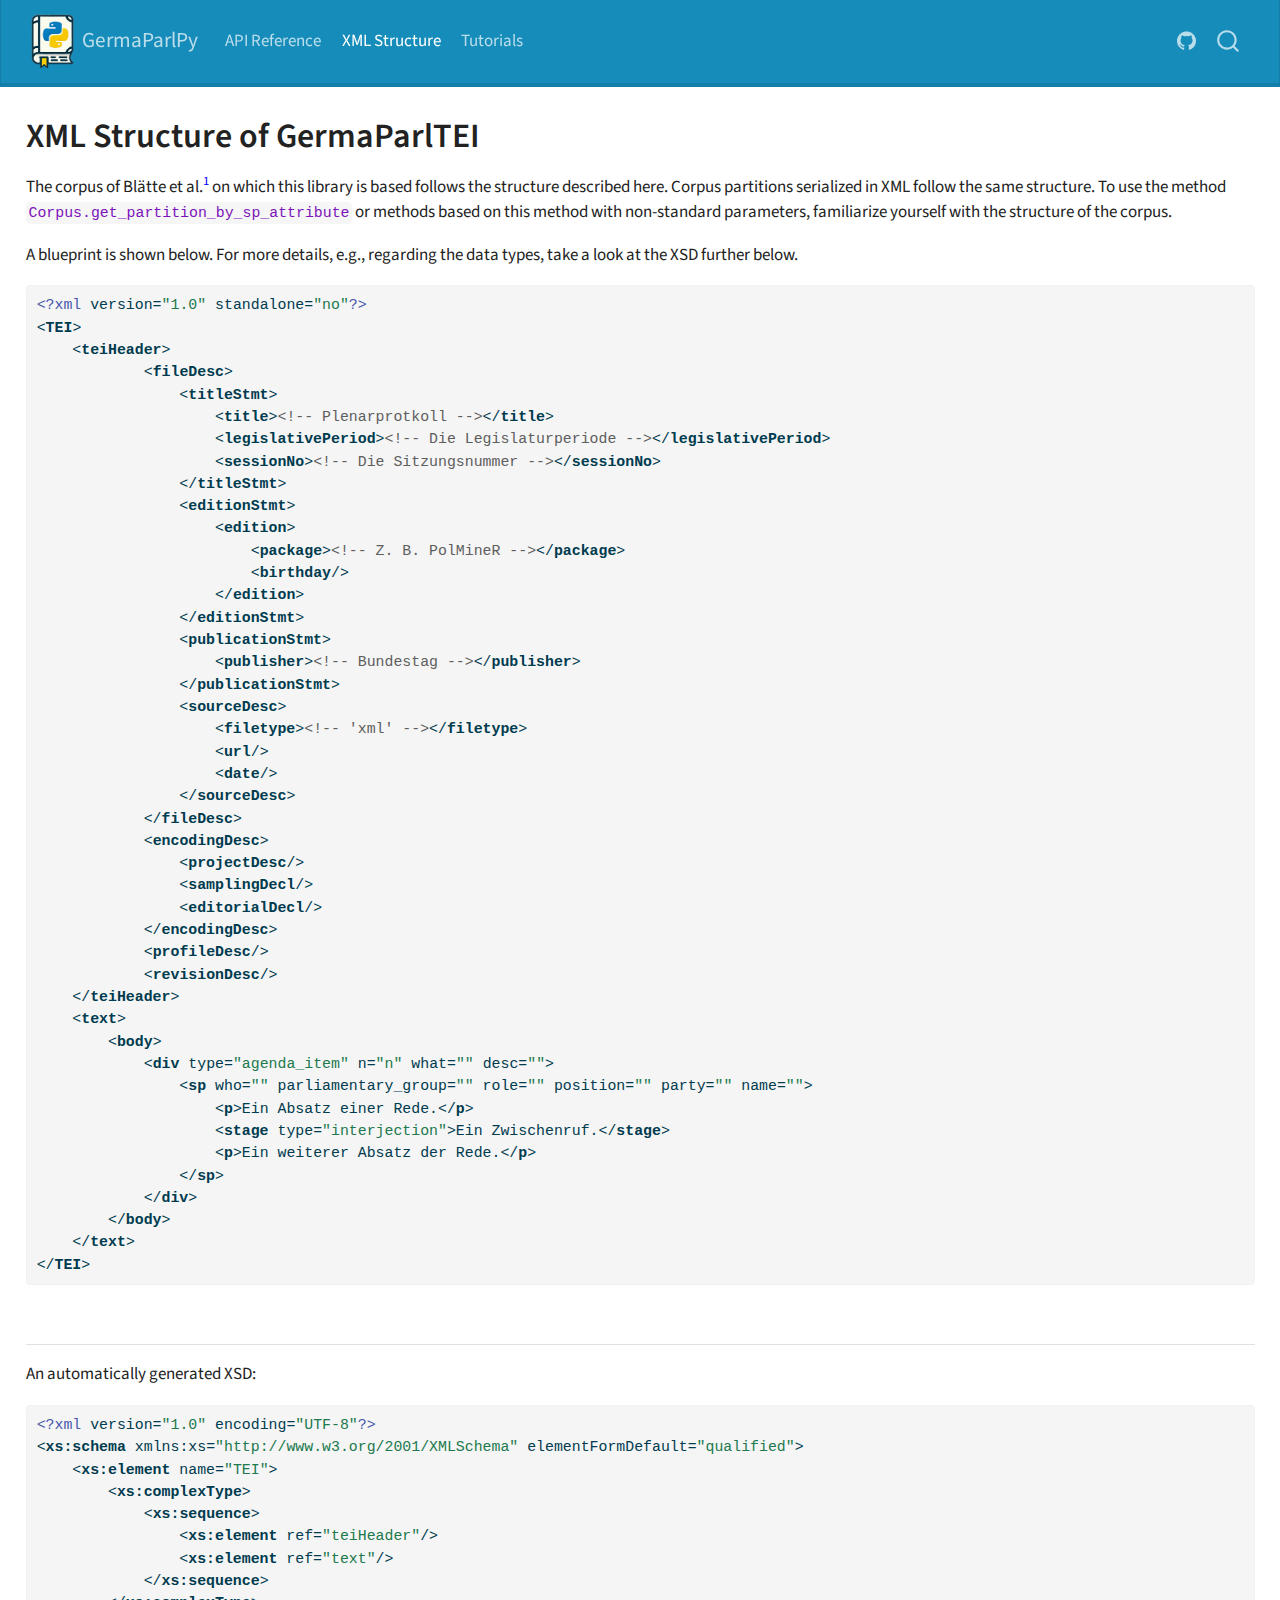
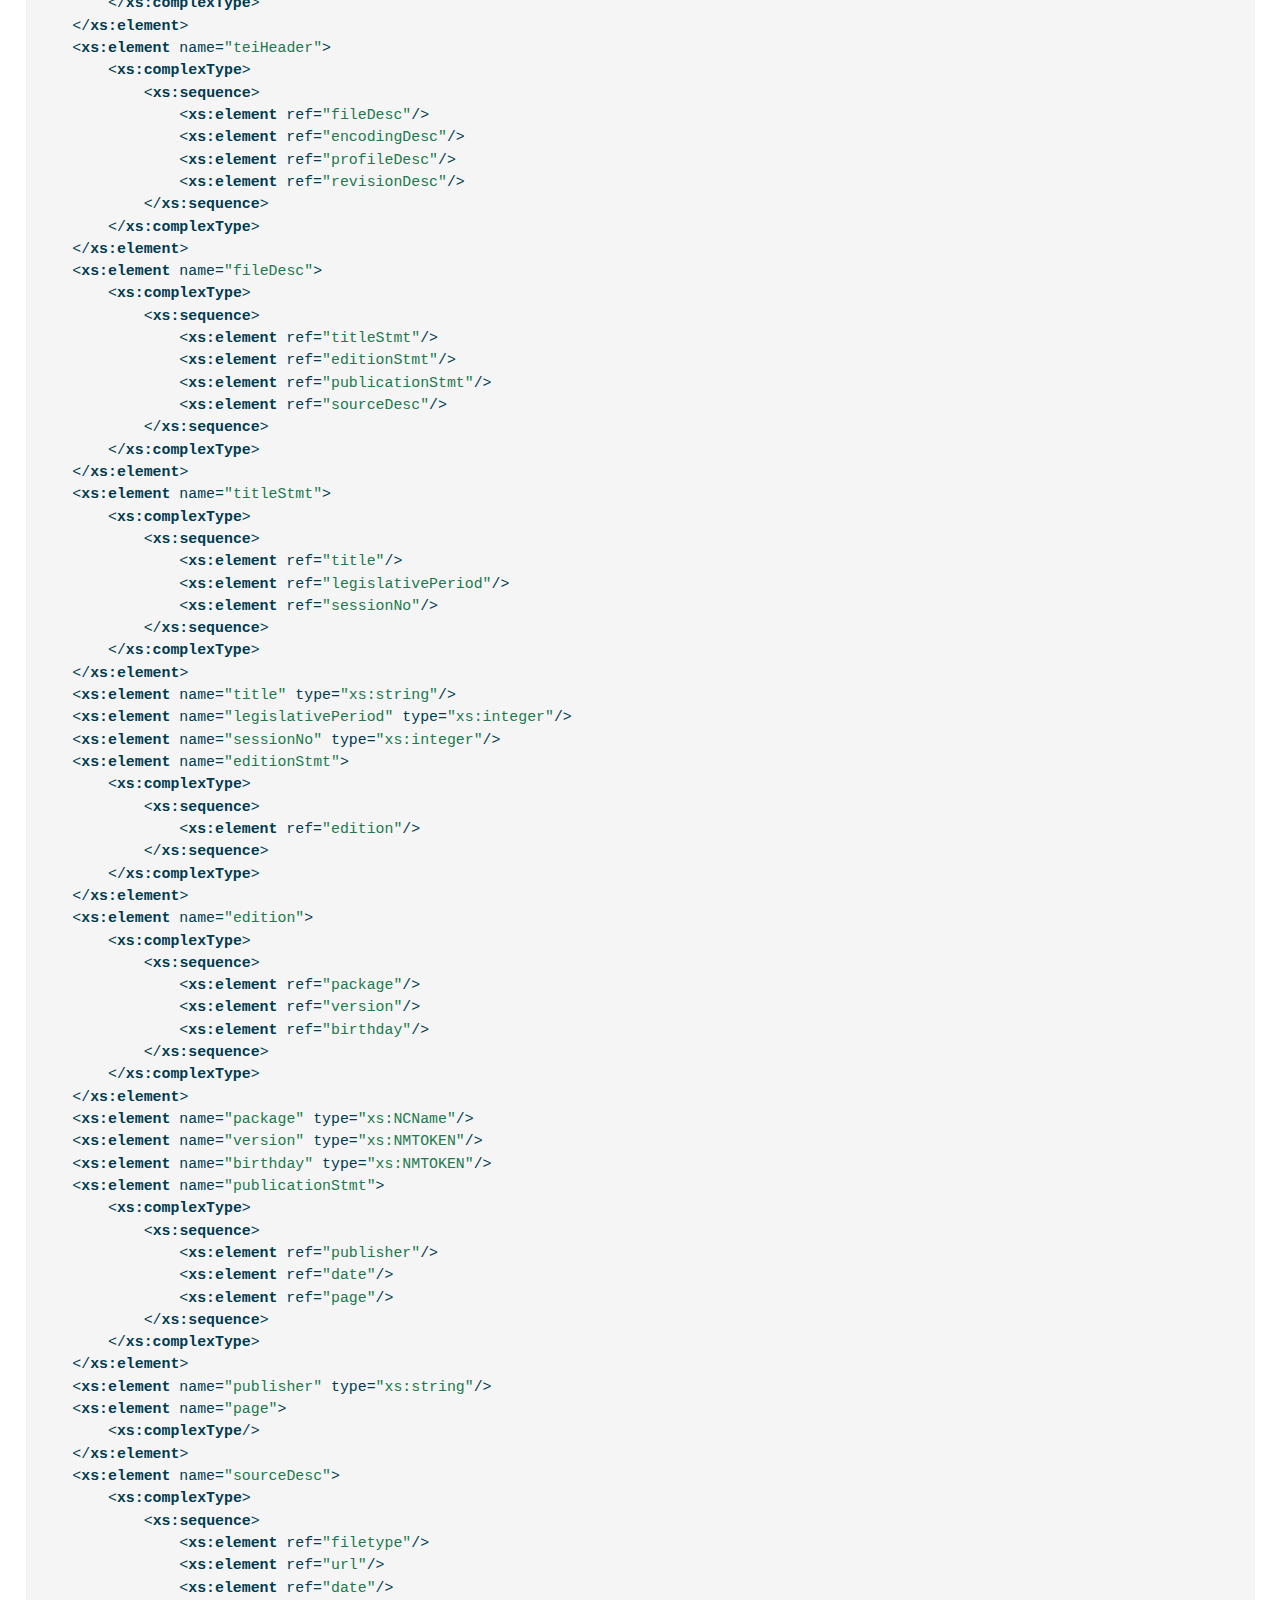
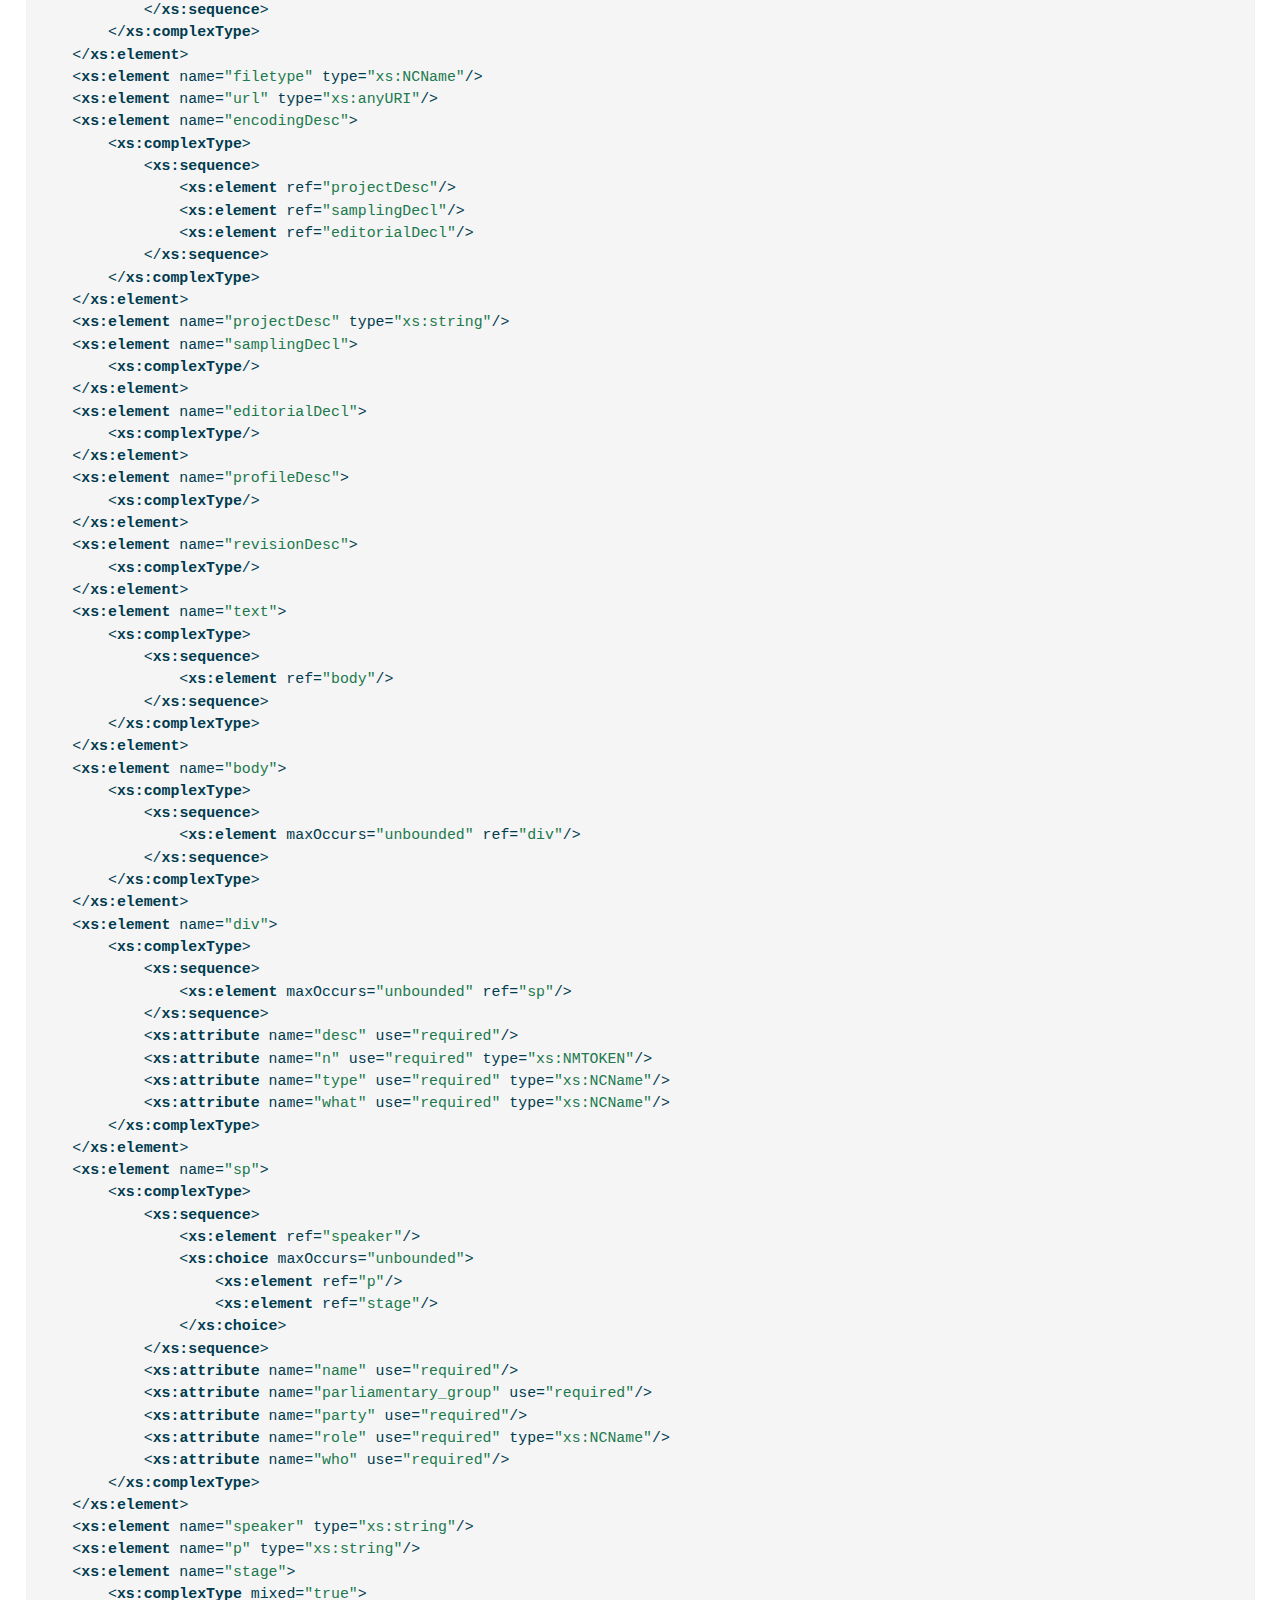
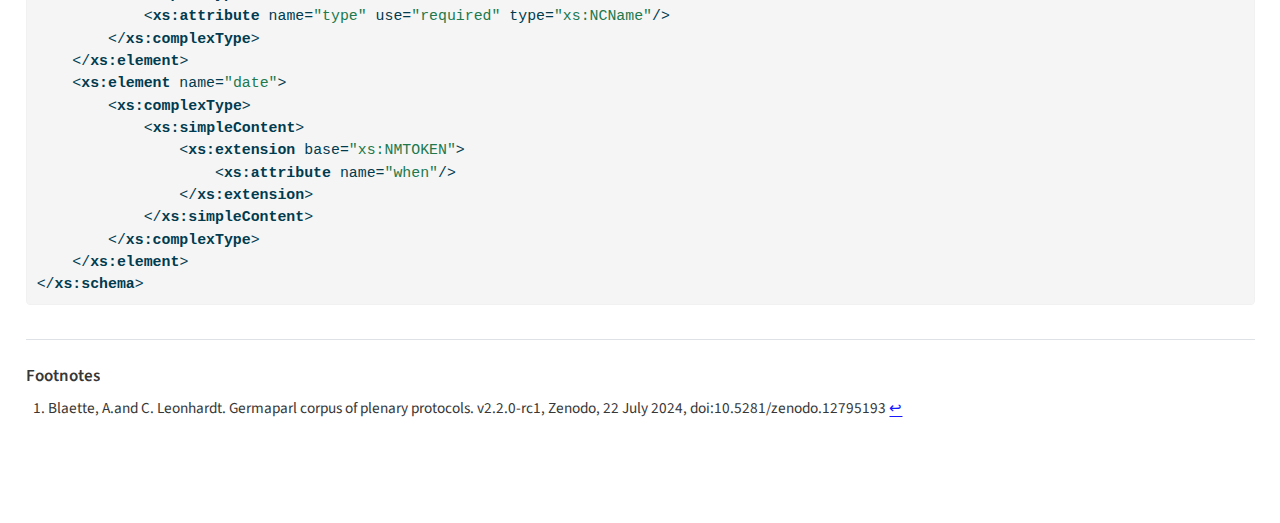
<file: docs/xml-structure.html>
<!DOCTYPE html>
<html xmlns="http://www.w3.org/1999/xhtml" lang="en" xml:lang="en"><head>

<meta charset="utf-8">
<meta name="generator" content="quarto-1.7.6">

<meta name="viewport" content="width=device-width, initial-scale=1.0, user-scalable=yes">


<title>XML Structure of GermaParlTEI – GermaParlPy</title>
<style>
code{white-space: pre-wrap;}
span.smallcaps{font-variant: small-caps;}
div.columns{display: flex; gap: min(4vw, 1.5em);}
div.column{flex: auto; overflow-x: auto;}
div.hanging-indent{margin-left: 1.5em; text-indent: -1.5em;}
ul.task-list{list-style: none;}
ul.task-list li input[type="checkbox"] {
  width: 0.8em;
  margin: 0 0.8em 0.2em -1em; /* quarto-specific, see https://github.com/quarto-dev/quarto-cli/issues/4556 */ 
  vertical-align: middle;
}
/* CSS for syntax highlighting */
pre > code.sourceCode { white-space: pre; position: relative; }
pre > code.sourceCode > span { line-height: 1.25; }
pre > code.sourceCode > span:empty { height: 1.2em; }
.sourceCode { overflow: visible; }
code.sourceCode > span { color: inherit; text-decoration: inherit; }
div.sourceCode { margin: 1em 0; }
pre.sourceCode { margin: 0; }
@media screen {
div.sourceCode { overflow: auto; }
}
@media print {
pre > code.sourceCode { white-space: pre-wrap; }
pre > code.sourceCode > span { display: inline-block; text-indent: -5em; padding-left: 5em; }
}
pre.numberSource code
  { counter-reset: source-line 0; }
pre.numberSource code > span
  { position: relative; left: -4em; counter-increment: source-line; }
pre.numberSource code > span > a:first-child::before
  { content: counter(source-line);
    position: relative; left: -1em; text-align: right; vertical-align: baseline;
    border: none; display: inline-block;
    -webkit-touch-callout: none; -webkit-user-select: none;
    -khtml-user-select: none; -moz-user-select: none;
    -ms-user-select: none; user-select: none;
    padding: 0 4px; width: 4em;
  }
pre.numberSource { margin-left: 3em;  padding-left: 4px; }
div.sourceCode
  {   }
@media screen {
pre > code.sourceCode > span > a:first-child::before { text-decoration: underline; }
}
</style>


<script src="site_libs/quarto-nav/quarto-nav.js"></script>
<script src="site_libs/quarto-nav/headroom.min.js"></script>
<script src="site_libs/clipboard/clipboard.min.js"></script>
<script src="site_libs/quarto-search/autocomplete.umd.js"></script>
<script src="site_libs/quarto-search/fuse.min.js"></script>
<script src="site_libs/quarto-search/quarto-search.js"></script>
<meta name="quarto:offset" content="./">
<link href="./assets/img/library_icon.jpeg" rel="icon" type="image/jpeg">
<script src="site_libs/quarto-html/quarto.js"></script>
<script src="site_libs/quarto-html/popper.min.js"></script>
<script src="site_libs/quarto-html/tippy.umd.min.js"></script>
<link href="site_libs/quarto-html/tippy.css" rel="stylesheet">
<link href="site_libs/quarto-html/quarto-syntax-highlighting-6c21014d9765ba549c6ebad95917e4d7.css" rel="stylesheet" id="quarto-text-highlighting-styles">
<script src="site_libs/bootstrap/bootstrap.min.js"></script>
<link href="site_libs/bootstrap/bootstrap-icons.css" rel="stylesheet">
<link href="site_libs/bootstrap/bootstrap-0abe64e7cba5ef34d840d0dc4a472a37.min.css" rel="stylesheet" append-hash="true" id="quarto-bootstrap" data-mode="light">
<script id="quarto-search-options" type="application/json">{
  "location": "navbar",
  "copy-button": false,
  "collapse-after": 3,
  "panel-placement": "end",
  "type": "overlay",
  "limit": 50,
  "keyboard-shortcut": [
    "f",
    "/",
    "s"
  ],
  "show-item-context": false,
  "language": {
    "search-no-results-text": "No results",
    "search-matching-documents-text": "matching documents",
    "search-copy-link-title": "Copy link to search",
    "search-hide-matches-text": "Hide additional matches",
    "search-more-match-text": "more match in this document",
    "search-more-matches-text": "more matches in this document",
    "search-clear-button-title": "Clear",
    "search-text-placeholder": "",
    "search-detached-cancel-button-title": "Cancel",
    "search-submit-button-title": "Submit",
    "search-label": "Search"
  }
}</script>


<link rel="stylesheet" href="assets/css/styles.css">
</head>

<body class="nav-fixed">

<div id="quarto-search-results"></div>
  <header id="quarto-header" class="headroom fixed-top">
    <nav class="navbar navbar-expand-lg " data-bs-theme="dark">
      <div class="navbar-container container-fluid">
      <div class="navbar-brand-container mx-auto">
    <a href="./index.html" class="navbar-brand navbar-brand-logo">
    <img src="./assets/img/library_icon.png" alt="" class="navbar-logo">
    </a>
    <a class="navbar-brand" href="./index.html">
    <span class="navbar-title">GermaParlPy</span>
    </a>
  </div>
            <div id="quarto-search" class="" title="Search"></div>
          <button class="navbar-toggler" type="button" data-bs-toggle="collapse" data-bs-target="#navbarCollapse" aria-controls="navbarCollapse" role="menu" aria-expanded="false" aria-label="Toggle navigation" onclick="if (window.quartoToggleHeadroom) { window.quartoToggleHeadroom(); }">
  <span class="navbar-toggler-icon"></span>
</button>
          <div class="collapse navbar-collapse" id="navbarCollapse">
            <ul class="navbar-nav navbar-nav-scroll me-auto">
  <li class="nav-item">
    <a class="nav-link" href="./documentation.html"> 
<span class="menu-text">API Reference</span></a>
  </li>  
  <li class="nav-item">
    <a class="nav-link active" href="./xml-structure.html" aria-current="page"> 
<span class="menu-text">XML Structure</span></a>
  </li>  
  <li class="nav-item">
    <a class="nav-link" href="./tutorials.html"> 
<span class="menu-text">Tutorials</span></a>
  </li>  
</ul>
            <ul class="navbar-nav navbar-nav-scroll ms-auto">
  <li class="nav-item compact">
    <a class="nav-link" href="https://github.com/Nolram567/GermaParlPy" target="_blank"> <i class="bi bi-github" role="img" aria-label="github">
</i> 
<span class="menu-text"></span></a>
  </li>  
</ul>
          </div> <!-- /navcollapse -->
            <div class="quarto-navbar-tools">
</div>
      </div> <!-- /container-fluid -->
    </nav>
</header>
<!-- content -->
<div id="quarto-content" class="quarto-container page-columns page-rows-contents page-layout-full page-navbar">
<!-- sidebar -->
<!-- margin-sidebar -->
    
<!-- main -->
<main class="content column-page" id="quarto-document-content">

<header id="title-block-header" class="quarto-title-block default">
<div class="quarto-title">
<h1 class="title">XML Structure of GermaParlTEI</h1>
</div>



<div class="quarto-title-meta column-page">

    
  
    
  </div>
  


</header>


<p>The corpus of Blätte et al.<a href="#fn1" class="footnote-ref" id="fnref1" role="doc-noteref"><sup>1</sup></a> on which this library is based follows the structure described here. Corpus partitions serialized in XML follow the same structure. To use the method <code>Corpus.get_partition_by_sp_attribute</code> or methods based on this method with non-standard parameters, familiarize yourself with the structure of the corpus.</p>
<p>A blueprint is shown below. For more details, e.g., regarding the data types, take a look at the XSD further below.</p>
<div class="sourceCode" id="cb1"><pre class="sourceCode xml code-with-copy"><code class="sourceCode xml"><span id="cb1-1"><a href="#cb1-1" aria-hidden="true" tabindex="-1"></a><span class="fu">&lt;?xml</span><span class="ot"> version=</span><span class="st">"1.0"</span><span class="ot"> standalone=</span><span class="st">"no"</span><span class="fu">?&gt;</span></span>
<span id="cb1-2"><a href="#cb1-2" aria-hidden="true" tabindex="-1"></a>&lt;<span class="kw">TEI</span>&gt;</span>
<span id="cb1-3"><a href="#cb1-3" aria-hidden="true" tabindex="-1"></a>    &lt;<span class="kw">teiHeader</span>&gt;</span>
<span id="cb1-4"><a href="#cb1-4" aria-hidden="true" tabindex="-1"></a>            &lt;<span class="kw">fileDesc</span>&gt;</span>
<span id="cb1-5"><a href="#cb1-5" aria-hidden="true" tabindex="-1"></a>                &lt;<span class="kw">titleStmt</span>&gt;</span>
<span id="cb1-6"><a href="#cb1-6" aria-hidden="true" tabindex="-1"></a>                    &lt;<span class="kw">title</span>&gt;<span class="co">&lt;!-- Plenarprotkoll --&gt;</span>&lt;/<span class="kw">title</span>&gt;</span>
<span id="cb1-7"><a href="#cb1-7" aria-hidden="true" tabindex="-1"></a>                    &lt;<span class="kw">legislativePeriod</span>&gt;<span class="co">&lt;!-- Die Legislaturperiode --&gt;</span>&lt;/<span class="kw">legislativePeriod</span>&gt;</span>
<span id="cb1-8"><a href="#cb1-8" aria-hidden="true" tabindex="-1"></a>                    &lt;<span class="kw">sessionNo</span>&gt;<span class="co">&lt;!-- Die Sitzungsnummer --&gt;</span>&lt;/<span class="kw">sessionNo</span>&gt;</span>
<span id="cb1-9"><a href="#cb1-9" aria-hidden="true" tabindex="-1"></a>                &lt;/<span class="kw">titleStmt</span>&gt;</span>
<span id="cb1-10"><a href="#cb1-10" aria-hidden="true" tabindex="-1"></a>                &lt;<span class="kw">editionStmt</span>&gt;</span>
<span id="cb1-11"><a href="#cb1-11" aria-hidden="true" tabindex="-1"></a>                    &lt;<span class="kw">edition</span>&gt;</span>
<span id="cb1-12"><a href="#cb1-12" aria-hidden="true" tabindex="-1"></a>                        &lt;<span class="kw">package</span>&gt;<span class="co">&lt;!-- Z. B. PolMineR --&gt;</span>&lt;/<span class="kw">package</span>&gt;</span>
<span id="cb1-13"><a href="#cb1-13" aria-hidden="true" tabindex="-1"></a>                        &lt;<span class="kw">birthday</span>/&gt;</span>
<span id="cb1-14"><a href="#cb1-14" aria-hidden="true" tabindex="-1"></a>                    &lt;/<span class="kw">edition</span>&gt;</span>
<span id="cb1-15"><a href="#cb1-15" aria-hidden="true" tabindex="-1"></a>                &lt;/<span class="kw">editionStmt</span>&gt;</span>
<span id="cb1-16"><a href="#cb1-16" aria-hidden="true" tabindex="-1"></a>                &lt;<span class="kw">publicationStmt</span>&gt;</span>
<span id="cb1-17"><a href="#cb1-17" aria-hidden="true" tabindex="-1"></a>                    &lt;<span class="kw">publisher</span>&gt;<span class="co">&lt;!-- Bundestag --&gt;</span>&lt;/<span class="kw">publisher</span>&gt;</span>
<span id="cb1-18"><a href="#cb1-18" aria-hidden="true" tabindex="-1"></a>                &lt;/<span class="kw">publicationStmt</span>&gt;</span>
<span id="cb1-19"><a href="#cb1-19" aria-hidden="true" tabindex="-1"></a>                &lt;<span class="kw">sourceDesc</span>&gt;</span>
<span id="cb1-20"><a href="#cb1-20" aria-hidden="true" tabindex="-1"></a>                    &lt;<span class="kw">filetype</span>&gt;<span class="co">&lt;!-- 'xml' --&gt;</span>&lt;/<span class="kw">filetype</span>&gt;</span>
<span id="cb1-21"><a href="#cb1-21" aria-hidden="true" tabindex="-1"></a>                    &lt;<span class="kw">url</span>/&gt;</span>
<span id="cb1-22"><a href="#cb1-22" aria-hidden="true" tabindex="-1"></a>                    &lt;<span class="kw">date</span>/&gt;</span>
<span id="cb1-23"><a href="#cb1-23" aria-hidden="true" tabindex="-1"></a>                &lt;/<span class="kw">sourceDesc</span>&gt;</span>
<span id="cb1-24"><a href="#cb1-24" aria-hidden="true" tabindex="-1"></a>            &lt;/<span class="kw">fileDesc</span>&gt;</span>
<span id="cb1-25"><a href="#cb1-25" aria-hidden="true" tabindex="-1"></a>            &lt;<span class="kw">encodingDesc</span>&gt;</span>
<span id="cb1-26"><a href="#cb1-26" aria-hidden="true" tabindex="-1"></a>                &lt;<span class="kw">projectDesc</span>/&gt;</span>
<span id="cb1-27"><a href="#cb1-27" aria-hidden="true" tabindex="-1"></a>                &lt;<span class="kw">samplingDecl</span>/&gt;</span>
<span id="cb1-28"><a href="#cb1-28" aria-hidden="true" tabindex="-1"></a>                &lt;<span class="kw">editorialDecl</span>/&gt;</span>
<span id="cb1-29"><a href="#cb1-29" aria-hidden="true" tabindex="-1"></a>            &lt;/<span class="kw">encodingDesc</span>&gt;</span>
<span id="cb1-30"><a href="#cb1-30" aria-hidden="true" tabindex="-1"></a>            &lt;<span class="kw">profileDesc</span>/&gt;</span>
<span id="cb1-31"><a href="#cb1-31" aria-hidden="true" tabindex="-1"></a>            &lt;<span class="kw">revisionDesc</span>/&gt;</span>
<span id="cb1-32"><a href="#cb1-32" aria-hidden="true" tabindex="-1"></a>    &lt;/<span class="kw">teiHeader</span>&gt;</span>
<span id="cb1-33"><a href="#cb1-33" aria-hidden="true" tabindex="-1"></a>    &lt;<span class="kw">text</span>&gt;</span>
<span id="cb1-34"><a href="#cb1-34" aria-hidden="true" tabindex="-1"></a>        &lt;<span class="kw">body</span>&gt;</span>
<span id="cb1-35"><a href="#cb1-35" aria-hidden="true" tabindex="-1"></a>            &lt;<span class="kw">div</span><span class="ot"> type=</span><span class="st">"agenda_item"</span><span class="ot"> n=</span><span class="st">"n"</span><span class="ot"> what=</span><span class="st">""</span><span class="ot"> desc=</span><span class="st">""</span>&gt;</span>
<span id="cb1-36"><a href="#cb1-36" aria-hidden="true" tabindex="-1"></a>                &lt;<span class="kw">sp</span><span class="ot"> who=</span><span class="st">""</span><span class="ot"> parliamentary_group=</span><span class="st">""</span><span class="ot"> role=</span><span class="st">""</span><span class="ot"> position=</span><span class="st">""</span><span class="ot"> party=</span><span class="st">""</span><span class="ot"> name=</span><span class="st">""</span>&gt;</span>
<span id="cb1-37"><a href="#cb1-37" aria-hidden="true" tabindex="-1"></a>                    &lt;<span class="kw">p</span>&gt;Ein Absatz einer Rede.&lt;/<span class="kw">p</span>&gt;</span>
<span id="cb1-38"><a href="#cb1-38" aria-hidden="true" tabindex="-1"></a>                    &lt;<span class="kw">stage</span><span class="ot"> type=</span><span class="st">"interjection"</span>&gt;Ein Zwischenruf.&lt;/<span class="kw">stage</span>&gt;</span>
<span id="cb1-39"><a href="#cb1-39" aria-hidden="true" tabindex="-1"></a>                    &lt;<span class="kw">p</span>&gt;Ein weiterer Absatz der Rede.&lt;/<span class="kw">p</span>&gt;</span>
<span id="cb1-40"><a href="#cb1-40" aria-hidden="true" tabindex="-1"></a>                &lt;/<span class="kw">sp</span>&gt;</span>
<span id="cb1-41"><a href="#cb1-41" aria-hidden="true" tabindex="-1"></a>            &lt;/<span class="kw">div</span>&gt;</span>
<span id="cb1-42"><a href="#cb1-42" aria-hidden="true" tabindex="-1"></a>        &lt;/<span class="kw">body</span>&gt;</span>
<span id="cb1-43"><a href="#cb1-43" aria-hidden="true" tabindex="-1"></a>    &lt;/<span class="kw">text</span>&gt;</span>
<span id="cb1-44"><a href="#cb1-44" aria-hidden="true" tabindex="-1"></a>&lt;/<span class="kw">TEI</span>&gt;</span></code><button title="Copy to Clipboard" class="code-copy-button"><i class="bi"></i></button></pre></div>
<section id="section" class="level2">
<h2 data-anchor-id="section"><br></h2>
<p>An automatically generated XSD:</p>
<div class="sourceCode" id="cb2"><pre class="sourceCode xml code-with-copy"><code class="sourceCode xml"><span id="cb2-1"><a href="#cb2-1" aria-hidden="true" tabindex="-1"></a><span class="fu">&lt;?xml</span><span class="ot"> version=</span><span class="st">"1.0"</span><span class="ot"> encoding=</span><span class="st">"UTF-8"</span><span class="fu">?&gt;</span></span>
<span id="cb2-2"><a href="#cb2-2" aria-hidden="true" tabindex="-1"></a>&lt;<span class="kw">xs:schema</span><span class="ot"> xmlns:xs=</span><span class="st">"http://www.w3.org/2001/XMLSchema"</span><span class="ot"> elementFormDefault=</span><span class="st">"qualified"</span>&gt;</span>
<span id="cb2-3"><a href="#cb2-3" aria-hidden="true" tabindex="-1"></a>    &lt;<span class="kw">xs:element</span><span class="ot"> name=</span><span class="st">"TEI"</span>&gt;</span>
<span id="cb2-4"><a href="#cb2-4" aria-hidden="true" tabindex="-1"></a>        &lt;<span class="kw">xs:complexType</span>&gt;</span>
<span id="cb2-5"><a href="#cb2-5" aria-hidden="true" tabindex="-1"></a>            &lt;<span class="kw">xs:sequence</span>&gt;</span>
<span id="cb2-6"><a href="#cb2-6" aria-hidden="true" tabindex="-1"></a>                &lt;<span class="kw">xs:element</span><span class="ot"> ref=</span><span class="st">"teiHeader"</span>/&gt;</span>
<span id="cb2-7"><a href="#cb2-7" aria-hidden="true" tabindex="-1"></a>                &lt;<span class="kw">xs:element</span><span class="ot"> ref=</span><span class="st">"text"</span>/&gt;</span>
<span id="cb2-8"><a href="#cb2-8" aria-hidden="true" tabindex="-1"></a>            &lt;/<span class="kw">xs:sequence</span>&gt;</span>
<span id="cb2-9"><a href="#cb2-9" aria-hidden="true" tabindex="-1"></a>        &lt;/<span class="kw">xs:complexType</span>&gt;</span>
<span id="cb2-10"><a href="#cb2-10" aria-hidden="true" tabindex="-1"></a>    &lt;/<span class="kw">xs:element</span>&gt;</span>
<span id="cb2-11"><a href="#cb2-11" aria-hidden="true" tabindex="-1"></a>    &lt;<span class="kw">xs:element</span><span class="ot"> name=</span><span class="st">"teiHeader"</span>&gt;</span>
<span id="cb2-12"><a href="#cb2-12" aria-hidden="true" tabindex="-1"></a>        &lt;<span class="kw">xs:complexType</span>&gt;</span>
<span id="cb2-13"><a href="#cb2-13" aria-hidden="true" tabindex="-1"></a>            &lt;<span class="kw">xs:sequence</span>&gt;</span>
<span id="cb2-14"><a href="#cb2-14" aria-hidden="true" tabindex="-1"></a>                &lt;<span class="kw">xs:element</span><span class="ot"> ref=</span><span class="st">"fileDesc"</span>/&gt;</span>
<span id="cb2-15"><a href="#cb2-15" aria-hidden="true" tabindex="-1"></a>                &lt;<span class="kw">xs:element</span><span class="ot"> ref=</span><span class="st">"encodingDesc"</span>/&gt;</span>
<span id="cb2-16"><a href="#cb2-16" aria-hidden="true" tabindex="-1"></a>                &lt;<span class="kw">xs:element</span><span class="ot"> ref=</span><span class="st">"profileDesc"</span>/&gt;</span>
<span id="cb2-17"><a href="#cb2-17" aria-hidden="true" tabindex="-1"></a>                &lt;<span class="kw">xs:element</span><span class="ot"> ref=</span><span class="st">"revisionDesc"</span>/&gt;</span>
<span id="cb2-18"><a href="#cb2-18" aria-hidden="true" tabindex="-1"></a>            &lt;/<span class="kw">xs:sequence</span>&gt;</span>
<span id="cb2-19"><a href="#cb2-19" aria-hidden="true" tabindex="-1"></a>        &lt;/<span class="kw">xs:complexType</span>&gt;</span>
<span id="cb2-20"><a href="#cb2-20" aria-hidden="true" tabindex="-1"></a>    &lt;/<span class="kw">xs:element</span>&gt;</span>
<span id="cb2-21"><a href="#cb2-21" aria-hidden="true" tabindex="-1"></a>    &lt;<span class="kw">xs:element</span><span class="ot"> name=</span><span class="st">"fileDesc"</span>&gt;</span>
<span id="cb2-22"><a href="#cb2-22" aria-hidden="true" tabindex="-1"></a>        &lt;<span class="kw">xs:complexType</span>&gt;</span>
<span id="cb2-23"><a href="#cb2-23" aria-hidden="true" tabindex="-1"></a>            &lt;<span class="kw">xs:sequence</span>&gt;</span>
<span id="cb2-24"><a href="#cb2-24" aria-hidden="true" tabindex="-1"></a>                &lt;<span class="kw">xs:element</span><span class="ot"> ref=</span><span class="st">"titleStmt"</span>/&gt;</span>
<span id="cb2-25"><a href="#cb2-25" aria-hidden="true" tabindex="-1"></a>                &lt;<span class="kw">xs:element</span><span class="ot"> ref=</span><span class="st">"editionStmt"</span>/&gt;</span>
<span id="cb2-26"><a href="#cb2-26" aria-hidden="true" tabindex="-1"></a>                &lt;<span class="kw">xs:element</span><span class="ot"> ref=</span><span class="st">"publicationStmt"</span>/&gt;</span>
<span id="cb2-27"><a href="#cb2-27" aria-hidden="true" tabindex="-1"></a>                &lt;<span class="kw">xs:element</span><span class="ot"> ref=</span><span class="st">"sourceDesc"</span>/&gt;</span>
<span id="cb2-28"><a href="#cb2-28" aria-hidden="true" tabindex="-1"></a>            &lt;/<span class="kw">xs:sequence</span>&gt;</span>
<span id="cb2-29"><a href="#cb2-29" aria-hidden="true" tabindex="-1"></a>        &lt;/<span class="kw">xs:complexType</span>&gt;</span>
<span id="cb2-30"><a href="#cb2-30" aria-hidden="true" tabindex="-1"></a>    &lt;/<span class="kw">xs:element</span>&gt;</span>
<span id="cb2-31"><a href="#cb2-31" aria-hidden="true" tabindex="-1"></a>    &lt;<span class="kw">xs:element</span><span class="ot"> name=</span><span class="st">"titleStmt"</span>&gt;</span>
<span id="cb2-32"><a href="#cb2-32" aria-hidden="true" tabindex="-1"></a>        &lt;<span class="kw">xs:complexType</span>&gt;</span>
<span id="cb2-33"><a href="#cb2-33" aria-hidden="true" tabindex="-1"></a>            &lt;<span class="kw">xs:sequence</span>&gt;</span>
<span id="cb2-34"><a href="#cb2-34" aria-hidden="true" tabindex="-1"></a>                &lt;<span class="kw">xs:element</span><span class="ot"> ref=</span><span class="st">"title"</span>/&gt;</span>
<span id="cb2-35"><a href="#cb2-35" aria-hidden="true" tabindex="-1"></a>                &lt;<span class="kw">xs:element</span><span class="ot"> ref=</span><span class="st">"legislativePeriod"</span>/&gt;</span>
<span id="cb2-36"><a href="#cb2-36" aria-hidden="true" tabindex="-1"></a>                &lt;<span class="kw">xs:element</span><span class="ot"> ref=</span><span class="st">"sessionNo"</span>/&gt;</span>
<span id="cb2-37"><a href="#cb2-37" aria-hidden="true" tabindex="-1"></a>            &lt;/<span class="kw">xs:sequence</span>&gt;</span>
<span id="cb2-38"><a href="#cb2-38" aria-hidden="true" tabindex="-1"></a>        &lt;/<span class="kw">xs:complexType</span>&gt;</span>
<span id="cb2-39"><a href="#cb2-39" aria-hidden="true" tabindex="-1"></a>    &lt;/<span class="kw">xs:element</span>&gt;</span>
<span id="cb2-40"><a href="#cb2-40" aria-hidden="true" tabindex="-1"></a>    &lt;<span class="kw">xs:element</span><span class="ot"> name=</span><span class="st">"title"</span><span class="ot"> type=</span><span class="st">"xs:string"</span>/&gt;</span>
<span id="cb2-41"><a href="#cb2-41" aria-hidden="true" tabindex="-1"></a>    &lt;<span class="kw">xs:element</span><span class="ot"> name=</span><span class="st">"legislativePeriod"</span><span class="ot"> type=</span><span class="st">"xs:integer"</span>/&gt;</span>
<span id="cb2-42"><a href="#cb2-42" aria-hidden="true" tabindex="-1"></a>    &lt;<span class="kw">xs:element</span><span class="ot"> name=</span><span class="st">"sessionNo"</span><span class="ot"> type=</span><span class="st">"xs:integer"</span>/&gt;</span>
<span id="cb2-43"><a href="#cb2-43" aria-hidden="true" tabindex="-1"></a>    &lt;<span class="kw">xs:element</span><span class="ot"> name=</span><span class="st">"editionStmt"</span>&gt;</span>
<span id="cb2-44"><a href="#cb2-44" aria-hidden="true" tabindex="-1"></a>        &lt;<span class="kw">xs:complexType</span>&gt;</span>
<span id="cb2-45"><a href="#cb2-45" aria-hidden="true" tabindex="-1"></a>            &lt;<span class="kw">xs:sequence</span>&gt;</span>
<span id="cb2-46"><a href="#cb2-46" aria-hidden="true" tabindex="-1"></a>                &lt;<span class="kw">xs:element</span><span class="ot"> ref=</span><span class="st">"edition"</span>/&gt;</span>
<span id="cb2-47"><a href="#cb2-47" aria-hidden="true" tabindex="-1"></a>            &lt;/<span class="kw">xs:sequence</span>&gt;</span>
<span id="cb2-48"><a href="#cb2-48" aria-hidden="true" tabindex="-1"></a>        &lt;/<span class="kw">xs:complexType</span>&gt;</span>
<span id="cb2-49"><a href="#cb2-49" aria-hidden="true" tabindex="-1"></a>    &lt;/<span class="kw">xs:element</span>&gt;</span>
<span id="cb2-50"><a href="#cb2-50" aria-hidden="true" tabindex="-1"></a>    &lt;<span class="kw">xs:element</span><span class="ot"> name=</span><span class="st">"edition"</span>&gt;</span>
<span id="cb2-51"><a href="#cb2-51" aria-hidden="true" tabindex="-1"></a>        &lt;<span class="kw">xs:complexType</span>&gt;</span>
<span id="cb2-52"><a href="#cb2-52" aria-hidden="true" tabindex="-1"></a>            &lt;<span class="kw">xs:sequence</span>&gt;</span>
<span id="cb2-53"><a href="#cb2-53" aria-hidden="true" tabindex="-1"></a>                &lt;<span class="kw">xs:element</span><span class="ot"> ref=</span><span class="st">"package"</span>/&gt;</span>
<span id="cb2-54"><a href="#cb2-54" aria-hidden="true" tabindex="-1"></a>                &lt;<span class="kw">xs:element</span><span class="ot"> ref=</span><span class="st">"version"</span>/&gt;</span>
<span id="cb2-55"><a href="#cb2-55" aria-hidden="true" tabindex="-1"></a>                &lt;<span class="kw">xs:element</span><span class="ot"> ref=</span><span class="st">"birthday"</span>/&gt;</span>
<span id="cb2-56"><a href="#cb2-56" aria-hidden="true" tabindex="-1"></a>            &lt;/<span class="kw">xs:sequence</span>&gt;</span>
<span id="cb2-57"><a href="#cb2-57" aria-hidden="true" tabindex="-1"></a>        &lt;/<span class="kw">xs:complexType</span>&gt;</span>
<span id="cb2-58"><a href="#cb2-58" aria-hidden="true" tabindex="-1"></a>    &lt;/<span class="kw">xs:element</span>&gt;</span>
<span id="cb2-59"><a href="#cb2-59" aria-hidden="true" tabindex="-1"></a>    &lt;<span class="kw">xs:element</span><span class="ot"> name=</span><span class="st">"package"</span><span class="ot"> type=</span><span class="st">"xs:NCName"</span>/&gt;</span>
<span id="cb2-60"><a href="#cb2-60" aria-hidden="true" tabindex="-1"></a>    &lt;<span class="kw">xs:element</span><span class="ot"> name=</span><span class="st">"version"</span><span class="ot"> type=</span><span class="st">"xs:NMTOKEN"</span>/&gt;</span>
<span id="cb2-61"><a href="#cb2-61" aria-hidden="true" tabindex="-1"></a>    &lt;<span class="kw">xs:element</span><span class="ot"> name=</span><span class="st">"birthday"</span><span class="ot"> type=</span><span class="st">"xs:NMTOKEN"</span>/&gt;</span>
<span id="cb2-62"><a href="#cb2-62" aria-hidden="true" tabindex="-1"></a>    &lt;<span class="kw">xs:element</span><span class="ot"> name=</span><span class="st">"publicationStmt"</span>&gt;</span>
<span id="cb2-63"><a href="#cb2-63" aria-hidden="true" tabindex="-1"></a>        &lt;<span class="kw">xs:complexType</span>&gt;</span>
<span id="cb2-64"><a href="#cb2-64" aria-hidden="true" tabindex="-1"></a>            &lt;<span class="kw">xs:sequence</span>&gt;</span>
<span id="cb2-65"><a href="#cb2-65" aria-hidden="true" tabindex="-1"></a>                &lt;<span class="kw">xs:element</span><span class="ot"> ref=</span><span class="st">"publisher"</span>/&gt;</span>
<span id="cb2-66"><a href="#cb2-66" aria-hidden="true" tabindex="-1"></a>                &lt;<span class="kw">xs:element</span><span class="ot"> ref=</span><span class="st">"date"</span>/&gt;</span>
<span id="cb2-67"><a href="#cb2-67" aria-hidden="true" tabindex="-1"></a>                &lt;<span class="kw">xs:element</span><span class="ot"> ref=</span><span class="st">"page"</span>/&gt;</span>
<span id="cb2-68"><a href="#cb2-68" aria-hidden="true" tabindex="-1"></a>            &lt;/<span class="kw">xs:sequence</span>&gt;</span>
<span id="cb2-69"><a href="#cb2-69" aria-hidden="true" tabindex="-1"></a>        &lt;/<span class="kw">xs:complexType</span>&gt;</span>
<span id="cb2-70"><a href="#cb2-70" aria-hidden="true" tabindex="-1"></a>    &lt;/<span class="kw">xs:element</span>&gt;</span>
<span id="cb2-71"><a href="#cb2-71" aria-hidden="true" tabindex="-1"></a>    &lt;<span class="kw">xs:element</span><span class="ot"> name=</span><span class="st">"publisher"</span><span class="ot"> type=</span><span class="st">"xs:string"</span>/&gt;</span>
<span id="cb2-72"><a href="#cb2-72" aria-hidden="true" tabindex="-1"></a>    &lt;<span class="kw">xs:element</span><span class="ot"> name=</span><span class="st">"page"</span>&gt;</span>
<span id="cb2-73"><a href="#cb2-73" aria-hidden="true" tabindex="-1"></a>        &lt;<span class="kw">xs:complexType</span>/&gt;</span>
<span id="cb2-74"><a href="#cb2-74" aria-hidden="true" tabindex="-1"></a>    &lt;/<span class="kw">xs:element</span>&gt;</span>
<span id="cb2-75"><a href="#cb2-75" aria-hidden="true" tabindex="-1"></a>    &lt;<span class="kw">xs:element</span><span class="ot"> name=</span><span class="st">"sourceDesc"</span>&gt;</span>
<span id="cb2-76"><a href="#cb2-76" aria-hidden="true" tabindex="-1"></a>        &lt;<span class="kw">xs:complexType</span>&gt;</span>
<span id="cb2-77"><a href="#cb2-77" aria-hidden="true" tabindex="-1"></a>            &lt;<span class="kw">xs:sequence</span>&gt;</span>
<span id="cb2-78"><a href="#cb2-78" aria-hidden="true" tabindex="-1"></a>                &lt;<span class="kw">xs:element</span><span class="ot"> ref=</span><span class="st">"filetype"</span>/&gt;</span>
<span id="cb2-79"><a href="#cb2-79" aria-hidden="true" tabindex="-1"></a>                &lt;<span class="kw">xs:element</span><span class="ot"> ref=</span><span class="st">"url"</span>/&gt;</span>
<span id="cb2-80"><a href="#cb2-80" aria-hidden="true" tabindex="-1"></a>                &lt;<span class="kw">xs:element</span><span class="ot"> ref=</span><span class="st">"date"</span>/&gt;</span>
<span id="cb2-81"><a href="#cb2-81" aria-hidden="true" tabindex="-1"></a>            &lt;/<span class="kw">xs:sequence</span>&gt;</span>
<span id="cb2-82"><a href="#cb2-82" aria-hidden="true" tabindex="-1"></a>        &lt;/<span class="kw">xs:complexType</span>&gt;</span>
<span id="cb2-83"><a href="#cb2-83" aria-hidden="true" tabindex="-1"></a>    &lt;/<span class="kw">xs:element</span>&gt;</span>
<span id="cb2-84"><a href="#cb2-84" aria-hidden="true" tabindex="-1"></a>    &lt;<span class="kw">xs:element</span><span class="ot"> name=</span><span class="st">"filetype"</span><span class="ot"> type=</span><span class="st">"xs:NCName"</span>/&gt;</span>
<span id="cb2-85"><a href="#cb2-85" aria-hidden="true" tabindex="-1"></a>    &lt;<span class="kw">xs:element</span><span class="ot"> name=</span><span class="st">"url"</span><span class="ot"> type=</span><span class="st">"xs:anyURI"</span>/&gt;</span>
<span id="cb2-86"><a href="#cb2-86" aria-hidden="true" tabindex="-1"></a>    &lt;<span class="kw">xs:element</span><span class="ot"> name=</span><span class="st">"encodingDesc"</span>&gt;</span>
<span id="cb2-87"><a href="#cb2-87" aria-hidden="true" tabindex="-1"></a>        &lt;<span class="kw">xs:complexType</span>&gt;</span>
<span id="cb2-88"><a href="#cb2-88" aria-hidden="true" tabindex="-1"></a>            &lt;<span class="kw">xs:sequence</span>&gt;</span>
<span id="cb2-89"><a href="#cb2-89" aria-hidden="true" tabindex="-1"></a>                &lt;<span class="kw">xs:element</span><span class="ot"> ref=</span><span class="st">"projectDesc"</span>/&gt;</span>
<span id="cb2-90"><a href="#cb2-90" aria-hidden="true" tabindex="-1"></a>                &lt;<span class="kw">xs:element</span><span class="ot"> ref=</span><span class="st">"samplingDecl"</span>/&gt;</span>
<span id="cb2-91"><a href="#cb2-91" aria-hidden="true" tabindex="-1"></a>                &lt;<span class="kw">xs:element</span><span class="ot"> ref=</span><span class="st">"editorialDecl"</span>/&gt;</span>
<span id="cb2-92"><a href="#cb2-92" aria-hidden="true" tabindex="-1"></a>            &lt;/<span class="kw">xs:sequence</span>&gt;</span>
<span id="cb2-93"><a href="#cb2-93" aria-hidden="true" tabindex="-1"></a>        &lt;/<span class="kw">xs:complexType</span>&gt;</span>
<span id="cb2-94"><a href="#cb2-94" aria-hidden="true" tabindex="-1"></a>    &lt;/<span class="kw">xs:element</span>&gt;</span>
<span id="cb2-95"><a href="#cb2-95" aria-hidden="true" tabindex="-1"></a>    &lt;<span class="kw">xs:element</span><span class="ot"> name=</span><span class="st">"projectDesc"</span><span class="ot"> type=</span><span class="st">"xs:string"</span>/&gt;</span>
<span id="cb2-96"><a href="#cb2-96" aria-hidden="true" tabindex="-1"></a>    &lt;<span class="kw">xs:element</span><span class="ot"> name=</span><span class="st">"samplingDecl"</span>&gt;</span>
<span id="cb2-97"><a href="#cb2-97" aria-hidden="true" tabindex="-1"></a>        &lt;<span class="kw">xs:complexType</span>/&gt;</span>
<span id="cb2-98"><a href="#cb2-98" aria-hidden="true" tabindex="-1"></a>    &lt;/<span class="kw">xs:element</span>&gt;</span>
<span id="cb2-99"><a href="#cb2-99" aria-hidden="true" tabindex="-1"></a>    &lt;<span class="kw">xs:element</span><span class="ot"> name=</span><span class="st">"editorialDecl"</span>&gt;</span>
<span id="cb2-100"><a href="#cb2-100" aria-hidden="true" tabindex="-1"></a>        &lt;<span class="kw">xs:complexType</span>/&gt;</span>
<span id="cb2-101"><a href="#cb2-101" aria-hidden="true" tabindex="-1"></a>    &lt;/<span class="kw">xs:element</span>&gt;</span>
<span id="cb2-102"><a href="#cb2-102" aria-hidden="true" tabindex="-1"></a>    &lt;<span class="kw">xs:element</span><span class="ot"> name=</span><span class="st">"profileDesc"</span>&gt;</span>
<span id="cb2-103"><a href="#cb2-103" aria-hidden="true" tabindex="-1"></a>        &lt;<span class="kw">xs:complexType</span>/&gt;</span>
<span id="cb2-104"><a href="#cb2-104" aria-hidden="true" tabindex="-1"></a>    &lt;/<span class="kw">xs:element</span>&gt;</span>
<span id="cb2-105"><a href="#cb2-105" aria-hidden="true" tabindex="-1"></a>    &lt;<span class="kw">xs:element</span><span class="ot"> name=</span><span class="st">"revisionDesc"</span>&gt;</span>
<span id="cb2-106"><a href="#cb2-106" aria-hidden="true" tabindex="-1"></a>        &lt;<span class="kw">xs:complexType</span>/&gt;</span>
<span id="cb2-107"><a href="#cb2-107" aria-hidden="true" tabindex="-1"></a>    &lt;/<span class="kw">xs:element</span>&gt;</span>
<span id="cb2-108"><a href="#cb2-108" aria-hidden="true" tabindex="-1"></a>    &lt;<span class="kw">xs:element</span><span class="ot"> name=</span><span class="st">"text"</span>&gt;</span>
<span id="cb2-109"><a href="#cb2-109" aria-hidden="true" tabindex="-1"></a>        &lt;<span class="kw">xs:complexType</span>&gt;</span>
<span id="cb2-110"><a href="#cb2-110" aria-hidden="true" tabindex="-1"></a>            &lt;<span class="kw">xs:sequence</span>&gt;</span>
<span id="cb2-111"><a href="#cb2-111" aria-hidden="true" tabindex="-1"></a>                &lt;<span class="kw">xs:element</span><span class="ot"> ref=</span><span class="st">"body"</span>/&gt;</span>
<span id="cb2-112"><a href="#cb2-112" aria-hidden="true" tabindex="-1"></a>            &lt;/<span class="kw">xs:sequence</span>&gt;</span>
<span id="cb2-113"><a href="#cb2-113" aria-hidden="true" tabindex="-1"></a>        &lt;/<span class="kw">xs:complexType</span>&gt;</span>
<span id="cb2-114"><a href="#cb2-114" aria-hidden="true" tabindex="-1"></a>    &lt;/<span class="kw">xs:element</span>&gt;</span>
<span id="cb2-115"><a href="#cb2-115" aria-hidden="true" tabindex="-1"></a>    &lt;<span class="kw">xs:element</span><span class="ot"> name=</span><span class="st">"body"</span>&gt;</span>
<span id="cb2-116"><a href="#cb2-116" aria-hidden="true" tabindex="-1"></a>        &lt;<span class="kw">xs:complexType</span>&gt;</span>
<span id="cb2-117"><a href="#cb2-117" aria-hidden="true" tabindex="-1"></a>            &lt;<span class="kw">xs:sequence</span>&gt;</span>
<span id="cb2-118"><a href="#cb2-118" aria-hidden="true" tabindex="-1"></a>                &lt;<span class="kw">xs:element</span><span class="ot"> maxOccurs=</span><span class="st">"unbounded"</span><span class="ot"> ref=</span><span class="st">"div"</span>/&gt;</span>
<span id="cb2-119"><a href="#cb2-119" aria-hidden="true" tabindex="-1"></a>            &lt;/<span class="kw">xs:sequence</span>&gt;</span>
<span id="cb2-120"><a href="#cb2-120" aria-hidden="true" tabindex="-1"></a>        &lt;/<span class="kw">xs:complexType</span>&gt;</span>
<span id="cb2-121"><a href="#cb2-121" aria-hidden="true" tabindex="-1"></a>    &lt;/<span class="kw">xs:element</span>&gt;</span>
<span id="cb2-122"><a href="#cb2-122" aria-hidden="true" tabindex="-1"></a>    &lt;<span class="kw">xs:element</span><span class="ot"> name=</span><span class="st">"div"</span>&gt;</span>
<span id="cb2-123"><a href="#cb2-123" aria-hidden="true" tabindex="-1"></a>        &lt;<span class="kw">xs:complexType</span>&gt;</span>
<span id="cb2-124"><a href="#cb2-124" aria-hidden="true" tabindex="-1"></a>            &lt;<span class="kw">xs:sequence</span>&gt;</span>
<span id="cb2-125"><a href="#cb2-125" aria-hidden="true" tabindex="-1"></a>                &lt;<span class="kw">xs:element</span><span class="ot"> maxOccurs=</span><span class="st">"unbounded"</span><span class="ot"> ref=</span><span class="st">"sp"</span>/&gt;</span>
<span id="cb2-126"><a href="#cb2-126" aria-hidden="true" tabindex="-1"></a>            &lt;/<span class="kw">xs:sequence</span>&gt;</span>
<span id="cb2-127"><a href="#cb2-127" aria-hidden="true" tabindex="-1"></a>            &lt;<span class="kw">xs:attribute</span><span class="ot"> name=</span><span class="st">"desc"</span><span class="ot"> use=</span><span class="st">"required"</span>/&gt;</span>
<span id="cb2-128"><a href="#cb2-128" aria-hidden="true" tabindex="-1"></a>            &lt;<span class="kw">xs:attribute</span><span class="ot"> name=</span><span class="st">"n"</span><span class="ot"> use=</span><span class="st">"required"</span><span class="ot"> type=</span><span class="st">"xs:NMTOKEN"</span>/&gt;</span>
<span id="cb2-129"><a href="#cb2-129" aria-hidden="true" tabindex="-1"></a>            &lt;<span class="kw">xs:attribute</span><span class="ot"> name=</span><span class="st">"type"</span><span class="ot"> use=</span><span class="st">"required"</span><span class="ot"> type=</span><span class="st">"xs:NCName"</span>/&gt;</span>
<span id="cb2-130"><a href="#cb2-130" aria-hidden="true" tabindex="-1"></a>            &lt;<span class="kw">xs:attribute</span><span class="ot"> name=</span><span class="st">"what"</span><span class="ot"> use=</span><span class="st">"required"</span><span class="ot"> type=</span><span class="st">"xs:NCName"</span>/&gt;</span>
<span id="cb2-131"><a href="#cb2-131" aria-hidden="true" tabindex="-1"></a>        &lt;/<span class="kw">xs:complexType</span>&gt;</span>
<span id="cb2-132"><a href="#cb2-132" aria-hidden="true" tabindex="-1"></a>    &lt;/<span class="kw">xs:element</span>&gt;</span>
<span id="cb2-133"><a href="#cb2-133" aria-hidden="true" tabindex="-1"></a>    &lt;<span class="kw">xs:element</span><span class="ot"> name=</span><span class="st">"sp"</span>&gt;</span>
<span id="cb2-134"><a href="#cb2-134" aria-hidden="true" tabindex="-1"></a>        &lt;<span class="kw">xs:complexType</span>&gt;</span>
<span id="cb2-135"><a href="#cb2-135" aria-hidden="true" tabindex="-1"></a>            &lt;<span class="kw">xs:sequence</span>&gt;</span>
<span id="cb2-136"><a href="#cb2-136" aria-hidden="true" tabindex="-1"></a>                &lt;<span class="kw">xs:element</span><span class="ot"> ref=</span><span class="st">"speaker"</span>/&gt;</span>
<span id="cb2-137"><a href="#cb2-137" aria-hidden="true" tabindex="-1"></a>                &lt;<span class="kw">xs:choice</span><span class="ot"> maxOccurs=</span><span class="st">"unbounded"</span>&gt;</span>
<span id="cb2-138"><a href="#cb2-138" aria-hidden="true" tabindex="-1"></a>                    &lt;<span class="kw">xs:element</span><span class="ot"> ref=</span><span class="st">"p"</span>/&gt;</span>
<span id="cb2-139"><a href="#cb2-139" aria-hidden="true" tabindex="-1"></a>                    &lt;<span class="kw">xs:element</span><span class="ot"> ref=</span><span class="st">"stage"</span>/&gt;</span>
<span id="cb2-140"><a href="#cb2-140" aria-hidden="true" tabindex="-1"></a>                &lt;/<span class="kw">xs:choice</span>&gt;</span>
<span id="cb2-141"><a href="#cb2-141" aria-hidden="true" tabindex="-1"></a>            &lt;/<span class="kw">xs:sequence</span>&gt;</span>
<span id="cb2-142"><a href="#cb2-142" aria-hidden="true" tabindex="-1"></a>            &lt;<span class="kw">xs:attribute</span><span class="ot"> name=</span><span class="st">"name"</span><span class="ot"> use=</span><span class="st">"required"</span>/&gt;</span>
<span id="cb2-143"><a href="#cb2-143" aria-hidden="true" tabindex="-1"></a>            &lt;<span class="kw">xs:attribute</span><span class="ot"> name=</span><span class="st">"parliamentary_group"</span><span class="ot"> use=</span><span class="st">"required"</span>/&gt;</span>
<span id="cb2-144"><a href="#cb2-144" aria-hidden="true" tabindex="-1"></a>            &lt;<span class="kw">xs:attribute</span><span class="ot"> name=</span><span class="st">"party"</span><span class="ot"> use=</span><span class="st">"required"</span>/&gt;</span>
<span id="cb2-145"><a href="#cb2-145" aria-hidden="true" tabindex="-1"></a>            &lt;<span class="kw">xs:attribute</span><span class="ot"> name=</span><span class="st">"role"</span><span class="ot"> use=</span><span class="st">"required"</span><span class="ot"> type=</span><span class="st">"xs:NCName"</span>/&gt;</span>
<span id="cb2-146"><a href="#cb2-146" aria-hidden="true" tabindex="-1"></a>            &lt;<span class="kw">xs:attribute</span><span class="ot"> name=</span><span class="st">"who"</span><span class="ot"> use=</span><span class="st">"required"</span>/&gt;</span>
<span id="cb2-147"><a href="#cb2-147" aria-hidden="true" tabindex="-1"></a>        &lt;/<span class="kw">xs:complexType</span>&gt;</span>
<span id="cb2-148"><a href="#cb2-148" aria-hidden="true" tabindex="-1"></a>    &lt;/<span class="kw">xs:element</span>&gt;</span>
<span id="cb2-149"><a href="#cb2-149" aria-hidden="true" tabindex="-1"></a>    &lt;<span class="kw">xs:element</span><span class="ot"> name=</span><span class="st">"speaker"</span><span class="ot"> type=</span><span class="st">"xs:string"</span>/&gt;</span>
<span id="cb2-150"><a href="#cb2-150" aria-hidden="true" tabindex="-1"></a>    &lt;<span class="kw">xs:element</span><span class="ot"> name=</span><span class="st">"p"</span><span class="ot"> type=</span><span class="st">"xs:string"</span>/&gt;</span>
<span id="cb2-151"><a href="#cb2-151" aria-hidden="true" tabindex="-1"></a>    &lt;<span class="kw">xs:element</span><span class="ot"> name=</span><span class="st">"stage"</span>&gt;</span>
<span id="cb2-152"><a href="#cb2-152" aria-hidden="true" tabindex="-1"></a>        &lt;<span class="kw">xs:complexType</span><span class="ot"> mixed=</span><span class="st">"true"</span>&gt;</span>
<span id="cb2-153"><a href="#cb2-153" aria-hidden="true" tabindex="-1"></a>            &lt;<span class="kw">xs:attribute</span><span class="ot"> name=</span><span class="st">"type"</span><span class="ot"> use=</span><span class="st">"required"</span><span class="ot"> type=</span><span class="st">"xs:NCName"</span>/&gt;</span>
<span id="cb2-154"><a href="#cb2-154" aria-hidden="true" tabindex="-1"></a>        &lt;/<span class="kw">xs:complexType</span>&gt;</span>
<span id="cb2-155"><a href="#cb2-155" aria-hidden="true" tabindex="-1"></a>    &lt;/<span class="kw">xs:element</span>&gt;</span>
<span id="cb2-156"><a href="#cb2-156" aria-hidden="true" tabindex="-1"></a>    &lt;<span class="kw">xs:element</span><span class="ot"> name=</span><span class="st">"date"</span>&gt;</span>
<span id="cb2-157"><a href="#cb2-157" aria-hidden="true" tabindex="-1"></a>        &lt;<span class="kw">xs:complexType</span>&gt;</span>
<span id="cb2-158"><a href="#cb2-158" aria-hidden="true" tabindex="-1"></a>            &lt;<span class="kw">xs:simpleContent</span>&gt;</span>
<span id="cb2-159"><a href="#cb2-159" aria-hidden="true" tabindex="-1"></a>                &lt;<span class="kw">xs:extension</span><span class="ot"> base=</span><span class="st">"xs:NMTOKEN"</span>&gt;</span>
<span id="cb2-160"><a href="#cb2-160" aria-hidden="true" tabindex="-1"></a>                    &lt;<span class="kw">xs:attribute</span><span class="ot"> name=</span><span class="st">"when"</span>/&gt;</span>
<span id="cb2-161"><a href="#cb2-161" aria-hidden="true" tabindex="-1"></a>                &lt;/<span class="kw">xs:extension</span>&gt;</span>
<span id="cb2-162"><a href="#cb2-162" aria-hidden="true" tabindex="-1"></a>            &lt;/<span class="kw">xs:simpleContent</span>&gt;</span>
<span id="cb2-163"><a href="#cb2-163" aria-hidden="true" tabindex="-1"></a>        &lt;/<span class="kw">xs:complexType</span>&gt;</span>
<span id="cb2-164"><a href="#cb2-164" aria-hidden="true" tabindex="-1"></a>    &lt;/<span class="kw">xs:element</span>&gt;</span>
<span id="cb2-165"><a href="#cb2-165" aria-hidden="true" tabindex="-1"></a>&lt;/<span class="kw">xs:schema</span>&gt;</span></code><button title="Copy to Clipboard" class="code-copy-button"><i class="bi"></i></button></pre></div>


</section>


<div id="quarto-appendix" class="default"><section id="footnotes" class="footnotes footnotes-end-of-document" role="doc-endnotes"><h2 class="anchored quarto-appendix-heading">Footnotes</h2>

<ol>
<li id="fn1"><p>Blaette, A.and C. Leonhardt. Germaparl corpus of plenary protocols. v2.2.0-rc1, Zenodo, 22 July 2024, doi:10.5281/zenodo.12795193<a href="#fnref1" class="footnote-back" role="doc-backlink">↩︎</a></p></li>
</ol>
</section></div></main> <!-- /main -->
<script id="quarto-html-after-body" type="application/javascript">
window.document.addEventListener("DOMContentLoaded", function (event) {
  const toggleBodyColorMode = (bsSheetEl) => {
    const mode = bsSheetEl.getAttribute("data-mode");
    const bodyEl = window.document.querySelector("body");
    if (mode === "dark") {
      bodyEl.classList.add("quarto-dark");
      bodyEl.classList.remove("quarto-light");
    } else {
      bodyEl.classList.add("quarto-light");
      bodyEl.classList.remove("quarto-dark");
    }
  }
  const toggleBodyColorPrimary = () => {
    const bsSheetEl = window.document.querySelector("link#quarto-bootstrap");
    if (bsSheetEl) {
      toggleBodyColorMode(bsSheetEl);
    }
  }
  toggleBodyColorPrimary();  
  const isCodeAnnotation = (el) => {
    for (const clz of el.classList) {
      if (clz.startsWith('code-annotation-')) {                     
        return true;
      }
    }
    return false;
  }
  const onCopySuccess = function(e) {
    // button target
    const button = e.trigger;
    // don't keep focus
    button.blur();
    // flash "checked"
    button.classList.add('code-copy-button-checked');
    var currentTitle = button.getAttribute("title");
    button.setAttribute("title", "Copied!");
    let tooltip;
    if (window.bootstrap) {
      button.setAttribute("data-bs-toggle", "tooltip");
      button.setAttribute("data-bs-placement", "left");
      button.setAttribute("data-bs-title", "Copied!");
      tooltip = new bootstrap.Tooltip(button, 
        { trigger: "manual", 
          customClass: "code-copy-button-tooltip",
          offset: [0, -8]});
      tooltip.show();    
    }
    setTimeout(function() {
      if (tooltip) {
        tooltip.hide();
        button.removeAttribute("data-bs-title");
        button.removeAttribute("data-bs-toggle");
        button.removeAttribute("data-bs-placement");
      }
      button.setAttribute("title", currentTitle);
      button.classList.remove('code-copy-button-checked');
    }, 1000);
    // clear code selection
    e.clearSelection();
  }
  const getTextToCopy = function(trigger) {
      const codeEl = trigger.previousElementSibling.cloneNode(true);
      for (const childEl of codeEl.children) {
        if (isCodeAnnotation(childEl)) {
          childEl.remove();
        }
      }
      return codeEl.innerText;
  }
  const clipboard = new window.ClipboardJS('.code-copy-button:not([data-in-quarto-modal])', {
    text: getTextToCopy
  });
  clipboard.on('success', onCopySuccess);
  if (window.document.getElementById('quarto-embedded-source-code-modal')) {
    const clipboardModal = new window.ClipboardJS('.code-copy-button[data-in-quarto-modal]', {
      text: getTextToCopy,
      container: window.document.getElementById('quarto-embedded-source-code-modal')
    });
    clipboardModal.on('success', onCopySuccess);
  }
    var localhostRegex = new RegExp(/^(?:http|https):\/\/localhost\:?[0-9]*\//);
    var mailtoRegex = new RegExp(/^mailto:/);
      var filterRegex = new RegExp('/' + window.location.host + '/');
    var isInternal = (href) => {
        return filterRegex.test(href) || localhostRegex.test(href) || mailtoRegex.test(href);
    }
    // Inspect non-navigation links and adorn them if external
 	var links = window.document.querySelectorAll('a[href]:not(.nav-link):not(.navbar-brand):not(.toc-action):not(.sidebar-link):not(.sidebar-item-toggle):not(.pagination-link):not(.no-external):not([aria-hidden]):not(.dropdown-item):not(.quarto-navigation-tool):not(.about-link)');
    for (var i=0; i<links.length; i++) {
      const link = links[i];
      if (!isInternal(link.href)) {
        // undo the damage that might have been done by quarto-nav.js in the case of
        // links that we want to consider external
        if (link.dataset.originalHref !== undefined) {
          link.href = link.dataset.originalHref;
        }
      }
    }
  function tippyHover(el, contentFn, onTriggerFn, onUntriggerFn) {
    const config = {
      allowHTML: true,
      maxWidth: 500,
      delay: 100,
      arrow: false,
      appendTo: function(el) {
          return el.parentElement;
      },
      interactive: true,
      interactiveBorder: 10,
      theme: 'quarto',
      placement: 'bottom-start',
    };
    if (contentFn) {
      config.content = contentFn;
    }
    if (onTriggerFn) {
      config.onTrigger = onTriggerFn;
    }
    if (onUntriggerFn) {
      config.onUntrigger = onUntriggerFn;
    }
    window.tippy(el, config); 
  }
  const noterefs = window.document.querySelectorAll('a[role="doc-noteref"]');
  for (var i=0; i<noterefs.length; i++) {
    const ref = noterefs[i];
    tippyHover(ref, function() {
      // use id or data attribute instead here
      let href = ref.getAttribute('data-footnote-href') || ref.getAttribute('href');
      try { href = new URL(href).hash; } catch {}
      const id = href.replace(/^#\/?/, "");
      const note = window.document.getElementById(id);
      if (note) {
        return note.innerHTML;
      } else {
        return "";
      }
    });
  }
  const xrefs = window.document.querySelectorAll('a.quarto-xref');
  const processXRef = (id, note) => {
    // Strip column container classes
    const stripColumnClz = (el) => {
      el.classList.remove("page-full", "page-columns");
      if (el.children) {
        for (const child of el.children) {
          stripColumnClz(child);
        }
      }
    }
    stripColumnClz(note)
    if (id === null || id.startsWith('sec-')) {
      // Special case sections, only their first couple elements
      const container = document.createElement("div");
      if (note.children && note.children.length > 2) {
        container.appendChild(note.children[0].cloneNode(true));
        for (let i = 1; i < note.children.length; i++) {
          const child = note.children[i];
          if (child.tagName === "P" && child.innerText === "") {
            continue;
          } else {
            container.appendChild(child.cloneNode(true));
            break;
          }
        }
        if (window.Quarto?.typesetMath) {
          window.Quarto.typesetMath(container);
        }
        return container.innerHTML
      } else {
        if (window.Quarto?.typesetMath) {
          window.Quarto.typesetMath(note);
        }
        return note.innerHTML;
      }
    } else {
      // Remove any anchor links if they are present
      const anchorLink = note.querySelector('a.anchorjs-link');
      if (anchorLink) {
        anchorLink.remove();
      }
      if (window.Quarto?.typesetMath) {
        window.Quarto.typesetMath(note);
      }
      if (note.classList.contains("callout")) {
        return note.outerHTML;
      } else {
        return note.innerHTML;
      }
    }
  }
  for (var i=0; i<xrefs.length; i++) {
    const xref = xrefs[i];
    tippyHover(xref, undefined, function(instance) {
      instance.disable();
      let url = xref.getAttribute('href');
      let hash = undefined; 
      if (url.startsWith('#')) {
        hash = url;
      } else {
        try { hash = new URL(url).hash; } catch {}
      }
      if (hash) {
        const id = hash.replace(/^#\/?/, "");
        const note = window.document.getElementById(id);
        if (note !== null) {
          try {
            const html = processXRef(id, note.cloneNode(true));
            instance.setContent(html);
          } finally {
            instance.enable();
            instance.show();
          }
        } else {
          // See if we can fetch this
          fetch(url.split('#')[0])
          .then(res => res.text())
          .then(html => {
            const parser = new DOMParser();
            const htmlDoc = parser.parseFromString(html, "text/html");
            const note = htmlDoc.getElementById(id);
            if (note !== null) {
              const html = processXRef(id, note);
              instance.setContent(html);
            } 
          }).finally(() => {
            instance.enable();
            instance.show();
          });
        }
      } else {
        // See if we can fetch a full url (with no hash to target)
        // This is a special case and we should probably do some content thinning / targeting
        fetch(url)
        .then(res => res.text())
        .then(html => {
          const parser = new DOMParser();
          const htmlDoc = parser.parseFromString(html, "text/html");
          const note = htmlDoc.querySelector('main.content');
          if (note !== null) {
            // This should only happen for chapter cross references
            // (since there is no id in the URL)
            // remove the first header
            if (note.children.length > 0 && note.children[0].tagName === "HEADER") {
              note.children[0].remove();
            }
            const html = processXRef(null, note);
            instance.setContent(html);
          } 
        }).finally(() => {
          instance.enable();
          instance.show();
        });
      }
    }, function(instance) {
    });
  }
      let selectedAnnoteEl;
      const selectorForAnnotation = ( cell, annotation) => {
        let cellAttr = 'data-code-cell="' + cell + '"';
        let lineAttr = 'data-code-annotation="' +  annotation + '"';
        const selector = 'span[' + cellAttr + '][' + lineAttr + ']';
        return selector;
      }
      const selectCodeLines = (annoteEl) => {
        const doc = window.document;
        const targetCell = annoteEl.getAttribute("data-target-cell");
        const targetAnnotation = annoteEl.getAttribute("data-target-annotation");
        const annoteSpan = window.document.querySelector(selectorForAnnotation(targetCell, targetAnnotation));
        const lines = annoteSpan.getAttribute("data-code-lines").split(",");
        const lineIds = lines.map((line) => {
          return targetCell + "-" + line;
        })
        let top = null;
        let height = null;
        let parent = null;
        if (lineIds.length > 0) {
            //compute the position of the single el (top and bottom and make a div)
            const el = window.document.getElementById(lineIds[0]);
            top = el.offsetTop;
            height = el.offsetHeight;
            parent = el.parentElement.parentElement;
          if (lineIds.length > 1) {
            const lastEl = window.document.getElementById(lineIds[lineIds.length - 1]);
            const bottom = lastEl.offsetTop + lastEl.offsetHeight;
            height = bottom - top;
          }
          if (top !== null && height !== null && parent !== null) {
            // cook up a div (if necessary) and position it 
            let div = window.document.getElementById("code-annotation-line-highlight");
            if (div === null) {
              div = window.document.createElement("div");
              div.setAttribute("id", "code-annotation-line-highlight");
              div.style.position = 'absolute';
              parent.appendChild(div);
            }
            div.style.top = top - 2 + "px";
            div.style.height = height + 4 + "px";
            div.style.left = 0;
            let gutterDiv = window.document.getElementById("code-annotation-line-highlight-gutter");
            if (gutterDiv === null) {
              gutterDiv = window.document.createElement("div");
              gutterDiv.setAttribute("id", "code-annotation-line-highlight-gutter");
              gutterDiv.style.position = 'absolute';
              const codeCell = window.document.getElementById(targetCell);
              const gutter = codeCell.querySelector('.code-annotation-gutter');
              gutter.appendChild(gutterDiv);
            }
            gutterDiv.style.top = top - 2 + "px";
            gutterDiv.style.height = height + 4 + "px";
          }
          selectedAnnoteEl = annoteEl;
        }
      };
      const unselectCodeLines = () => {
        const elementsIds = ["code-annotation-line-highlight", "code-annotation-line-highlight-gutter"];
        elementsIds.forEach((elId) => {
          const div = window.document.getElementById(elId);
          if (div) {
            div.remove();
          }
        });
        selectedAnnoteEl = undefined;
      };
        // Handle positioning of the toggle
    window.addEventListener(
      "resize",
      throttle(() => {
        elRect = undefined;
        if (selectedAnnoteEl) {
          selectCodeLines(selectedAnnoteEl);
        }
      }, 10)
    );
    function throttle(fn, ms) {
    let throttle = false;
    let timer;
      return (...args) => {
        if(!throttle) { // first call gets through
            fn.apply(this, args);
            throttle = true;
        } else { // all the others get throttled
            if(timer) clearTimeout(timer); // cancel #2
            timer = setTimeout(() => {
              fn.apply(this, args);
              timer = throttle = false;
            }, ms);
        }
      };
    }
      // Attach click handler to the DT
      const annoteDls = window.document.querySelectorAll('dt[data-target-cell]');
      for (const annoteDlNode of annoteDls) {
        annoteDlNode.addEventListener('click', (event) => {
          const clickedEl = event.target;
          if (clickedEl !== selectedAnnoteEl) {
            unselectCodeLines();
            const activeEl = window.document.querySelector('dt[data-target-cell].code-annotation-active');
            if (activeEl) {
              activeEl.classList.remove('code-annotation-active');
            }
            selectCodeLines(clickedEl);
            clickedEl.classList.add('code-annotation-active');
          } else {
            // Unselect the line
            unselectCodeLines();
            clickedEl.classList.remove('code-annotation-active');
          }
        });
      }
  const findCites = (el) => {
    const parentEl = el.parentElement;
    if (parentEl) {
      const cites = parentEl.dataset.cites;
      if (cites) {
        return {
          el,
          cites: cites.split(' ')
        };
      } else {
        return findCites(el.parentElement)
      }
    } else {
      return undefined;
    }
  };
  var bibliorefs = window.document.querySelectorAll('a[role="doc-biblioref"]');
  for (var i=0; i<bibliorefs.length; i++) {
    const ref = bibliorefs[i];
    const citeInfo = findCites(ref);
    if (citeInfo) {
      tippyHover(citeInfo.el, function() {
        var popup = window.document.createElement('div');
        citeInfo.cites.forEach(function(cite) {
          var citeDiv = window.document.createElement('div');
          citeDiv.classList.add('hanging-indent');
          citeDiv.classList.add('csl-entry');
          var biblioDiv = window.document.getElementById('ref-' + cite);
          if (biblioDiv) {
            citeDiv.innerHTML = biblioDiv.innerHTML;
          }
          popup.appendChild(citeDiv);
        });
        return popup.innerHTML;
      });
    }
  }
});
</script>
</div> <!-- /content -->




</body></html>
</file>
<file: docs/site_libs/quarto-html/tippy.css>
.tippy-box[data-animation=fade][data-state=hidden]{opacity:0}[data-tippy-root]{max-width:calc(100vw - 10px)}.tippy-box{position:relative;background-color:#333;color:#fff;border-radius:4px;font-size:14px;line-height:1.4;white-space:normal;outline:0;transition-property:transform,visibility,opacity}.tippy-box[data-placement^=top]>.tippy-arrow{bottom:0}.tippy-box[data-placement^=top]>.tippy-arrow:before{bottom:-7px;left:0;border-width:8px 8px 0;border-top-color:initial;transform-origin:center top}.tippy-box[data-placement^=bottom]>.tippy-arrow{top:0}.tippy-box[data-placement^=bottom]>.tippy-arrow:before{top:-7px;left:0;border-width:0 8px 8px;border-bottom-color:initial;transform-origin:center bottom}.tippy-box[data-placement^=left]>.tippy-arrow{right:0}.tippy-box[data-placement^=left]>.tippy-arrow:before{border-width:8px 0 8px 8px;border-left-color:initial;right:-7px;transform-origin:center left}.tippy-box[data-placement^=right]>.tippy-arrow{left:0}.tippy-box[data-placement^=right]>.tippy-arrow:before{left:-7px;border-width:8px 8px 8px 0;border-right-color:initial;transform-origin:center right}.tippy-box[data-inertia][data-state=visible]{transition-timing-function:cubic-bezier(.54,1.5,.38,1.11)}.tippy-arrow{width:16px;height:16px;color:#333}.tippy-arrow:before{content:"";position:absolute;border-color:transparent;border-style:solid}.tippy-content{position:relative;padding:5px 9px;z-index:1}
</file>
<file: docs/site_libs/quarto-html/quarto-syntax-highlighting-6c21014d9765ba549c6ebad95917e4d7.css>
/* quarto syntax highlight colors */
:root {
  --quarto-hl-ot-color: #003B4F;
  --quarto-hl-at-color: #657422;
  --quarto-hl-ss-color: #20794D;
  --quarto-hl-an-color: #5E5E5E;
  --quarto-hl-fu-color: #4758AB;
  --quarto-hl-st-color: #20794D;
  --quarto-hl-cf-color: #003B4F;
  --quarto-hl-op-color: #5E5E5E;
  --quarto-hl-er-color: #AD0000;
  --quarto-hl-bn-color: #AD0000;
  --quarto-hl-al-color: #AD0000;
  --quarto-hl-va-color: #111111;
  --quarto-hl-bu-color: inherit;
  --quarto-hl-ex-color: inherit;
  --quarto-hl-pp-color: #AD0000;
  --quarto-hl-in-color: #5E5E5E;
  --quarto-hl-vs-color: #20794D;
  --quarto-hl-wa-color: #5E5E5E;
  --quarto-hl-do-color: #5E5E5E;
  --quarto-hl-im-color: #00769E;
  --quarto-hl-ch-color: #20794D;
  --quarto-hl-dt-color: #AD0000;
  --quarto-hl-fl-color: #AD0000;
  --quarto-hl-co-color: #5E5E5E;
  --quarto-hl-cv-color: #5E5E5E;
  --quarto-hl-cn-color: #8f5902;
  --quarto-hl-sc-color: #5E5E5E;
  --quarto-hl-dv-color: #AD0000;
  --quarto-hl-kw-color: #003B4F;
}

/* other quarto variables */
:root {
  --quarto-font-monospace: SFMono-Regular, Menlo, Monaco, Consolas, "Liberation Mono", "Courier New", monospace;
}

pre > code.sourceCode > span {
  color: #003B4F;
}

code span {
  color: #003B4F;
}

code.sourceCode > span {
  color: #003B4F;
}

div.sourceCode,
div.sourceCode pre.sourceCode {
  color: #003B4F;
}

code span.ot {
  color: #003B4F;
  font-style: inherit;
}

code span.at {
  color: #657422;
  font-style: inherit;
}

code span.ss {
  color: #20794D;
  font-style: inherit;
}

code span.an {
  color: #5E5E5E;
  font-style: inherit;
}

code span.fu {
  color: #4758AB;
  font-style: inherit;
}

code span.st {
  color: #20794D;
  font-style: inherit;
}

code span.cf {
  color: #003B4F;
  font-weight: bold;
  font-style: inherit;
}

code span.op {
  color: #5E5E5E;
  font-style: inherit;
}

code span.er {
  color: #AD0000;
  font-style: inherit;
}

code span.bn {
  color: #AD0000;
  font-style: inherit;
}

code span.al {
  color: #AD0000;
  font-style: inherit;
}

code span.va {
  color: #111111;
  font-style: inherit;
}

code span.bu {
  font-style: inherit;
}

code span.ex {
  font-style: inherit;
}

code span.pp {
  color: #AD0000;
  font-style: inherit;
}

code span.in {
  color: #5E5E5E;
  font-style: inherit;
}

code span.vs {
  color: #20794D;
  font-style: inherit;
}

code span.wa {
  color: #5E5E5E;
  font-style: italic;
}

code span.do {
  color: #5E5E5E;
  font-style: italic;
}

code span.im {
  color: #00769E;
  font-style: inherit;
}

code span.ch {
  color: #20794D;
  font-style: inherit;
}

code span.dt {
  color: #AD0000;
  font-style: inherit;
}

code span.fl {
  color: #AD0000;
  font-style: inherit;
}

code span.co {
  color: #5E5E5E;
  font-style: inherit;
}

code span.cv {
  color: #5E5E5E;
  font-style: italic;
}

code span.cn {
  color: #8f5902;
  font-style: inherit;
}

code span.sc {
  color: #5E5E5E;
  font-style: inherit;
}

code span.dv {
  color: #AD0000;
  font-style: inherit;
}

code span.kw {
  color: #003B4F;
  font-weight: bold;
  font-style: inherit;
}

.prevent-inlining {
  content: "</";
}

/*# sourceMappingURL=f24e1b57de03fc625bc41b267b7007a2.css.map */
</file>
<file: docs/assets/css/styles.css>
.navbar-logo {
    width: auto !important;
    height: 55px !important;
    max-height: none !important;
    display: block;
}

.navbar-brand-logo {
    display: flex !important;
    align-items: center !important;
    height: auto !important;
    max-height: none !important;
}

body .nav-footer{
    border-top: 0px;
  }
  
  .nav-footer{
    
    background-color: #349ff4;
    padding-top: 1.0rem;
    padding-bottom: 1.0rem;
    font-size: 1.1em;
  
  }
  
  .nav-footer a{
  color: black;
  text-decoration: none;
  }
</file>
<file: docs/site_libs/quarto-html/quarto-syntax-highlighting-cbdc8531de267184934369d6f9b0bf58.css>
/* quarto syntax highlight colors */
:root {
  --quarto-hl-al-color: #ff5555;
  --quarto-hl-an-color: #6a737d;
  --quarto-hl-at-color: #d73a49;
  --quarto-hl-bn-color: #005cc5;
  --quarto-hl-bu-color: #d73a49;
  --quarto-hl-ch-color: #032f62;
  --quarto-hl-co-color: #6a737d;
  --quarto-hl-cv-color: #6a737d;
  --quarto-hl-cn-color: #005cc5;
  --quarto-hl-cf-color: #d73a49;
  --quarto-hl-dt-color: #d73a49;
  --quarto-hl-dv-color: #005cc5;
  --quarto-hl-do-color: #6a737d;
  --quarto-hl-er-color: #ff5555;
  --quarto-hl-ex-color: #d73a49;
  --quarto-hl-fl-color: #005cc5;
  --quarto-hl-fu-color: #6f42c1;
  --quarto-hl-im-color: #032f62;
  --quarto-hl-in-color: #6a737d;
  --quarto-hl-kw-color: #d73a49;
  --quarto-hl-op-color: #24292e;
  --quarto-hl-pp-color: #d73a49;
  --quarto-hl-re-color: #6a737d;
  --quarto-hl-sc-color: #005cc5;
  --quarto-hl-ss-color: #032f62;
  --quarto-hl-st-color: #032f62;
  --quarto-hl-va-color: #e36209;
  --quarto-hl-vs-color: #032f62;
  --quarto-hl-wa-color: #ff5555;
}

/* other quarto variables */
:root {
  --quarto-font-monospace: SFMono-Regular, Menlo, Monaco, Consolas, "Liberation Mono", "Courier New", monospace;
}

code span.al {
  font-weight: bold;
  color: #ff5555;
}

code span.an {
  color: #6a737d;
}

code span.at {
  color: #d73a49;
}

code span.bn {
  color: #005cc5;
}

code span.bu {
  color: #d73a49;
}

code span.ch {
  color: #032f62;
}

code span.co {
  color: #6a737d;
}

code span.cv {
  color: #6a737d;
}

code span.cn {
  color: #005cc5;
}

code span.cf {
  color: #d73a49;
}

code span.dt {
  color: #d73a49;
}

code span.dv {
  color: #005cc5;
}

code span.do {
  color: #6a737d;
}

code span.er {
  color: #ff5555;
  text-decoration: underline;
}

code span.ex {
  font-weight: bold;
  color: #d73a49;
}

code span.fl {
  color: #005cc5;
}

code span.fu {
  color: #6f42c1;
}

code span.im {
  color: #032f62;
}

code span.in {
  color: #6a737d;
}

code span.kw {
  color: #d73a49;
}

pre > code.sourceCode > span {
  color: #24292e;
}

code span {
  color: #24292e;
}

code.sourceCode > span {
  color: #24292e;
}

div.sourceCode,
div.sourceCode pre.sourceCode {
  color: #24292e;
}

code span.op {
  color: #24292e;
}

code span.pp {
  color: #d73a49;
}

code span.re {
  color: #6a737d;
}

code span.sc {
  color: #005cc5;
}

code span.ss {
  color: #032f62;
}

code span.st {
  color: #032f62;
}

code span.va {
  color: #e36209;
}

code span.vs {
  color: #032f62;
}

code span.wa {
  color: #ff5555;
}

.prevent-inlining {
  content: "</";
}

/*# sourceMappingURL=8fae5de26e690b5520e7fb1b8598e17a.css.map */
</file>
